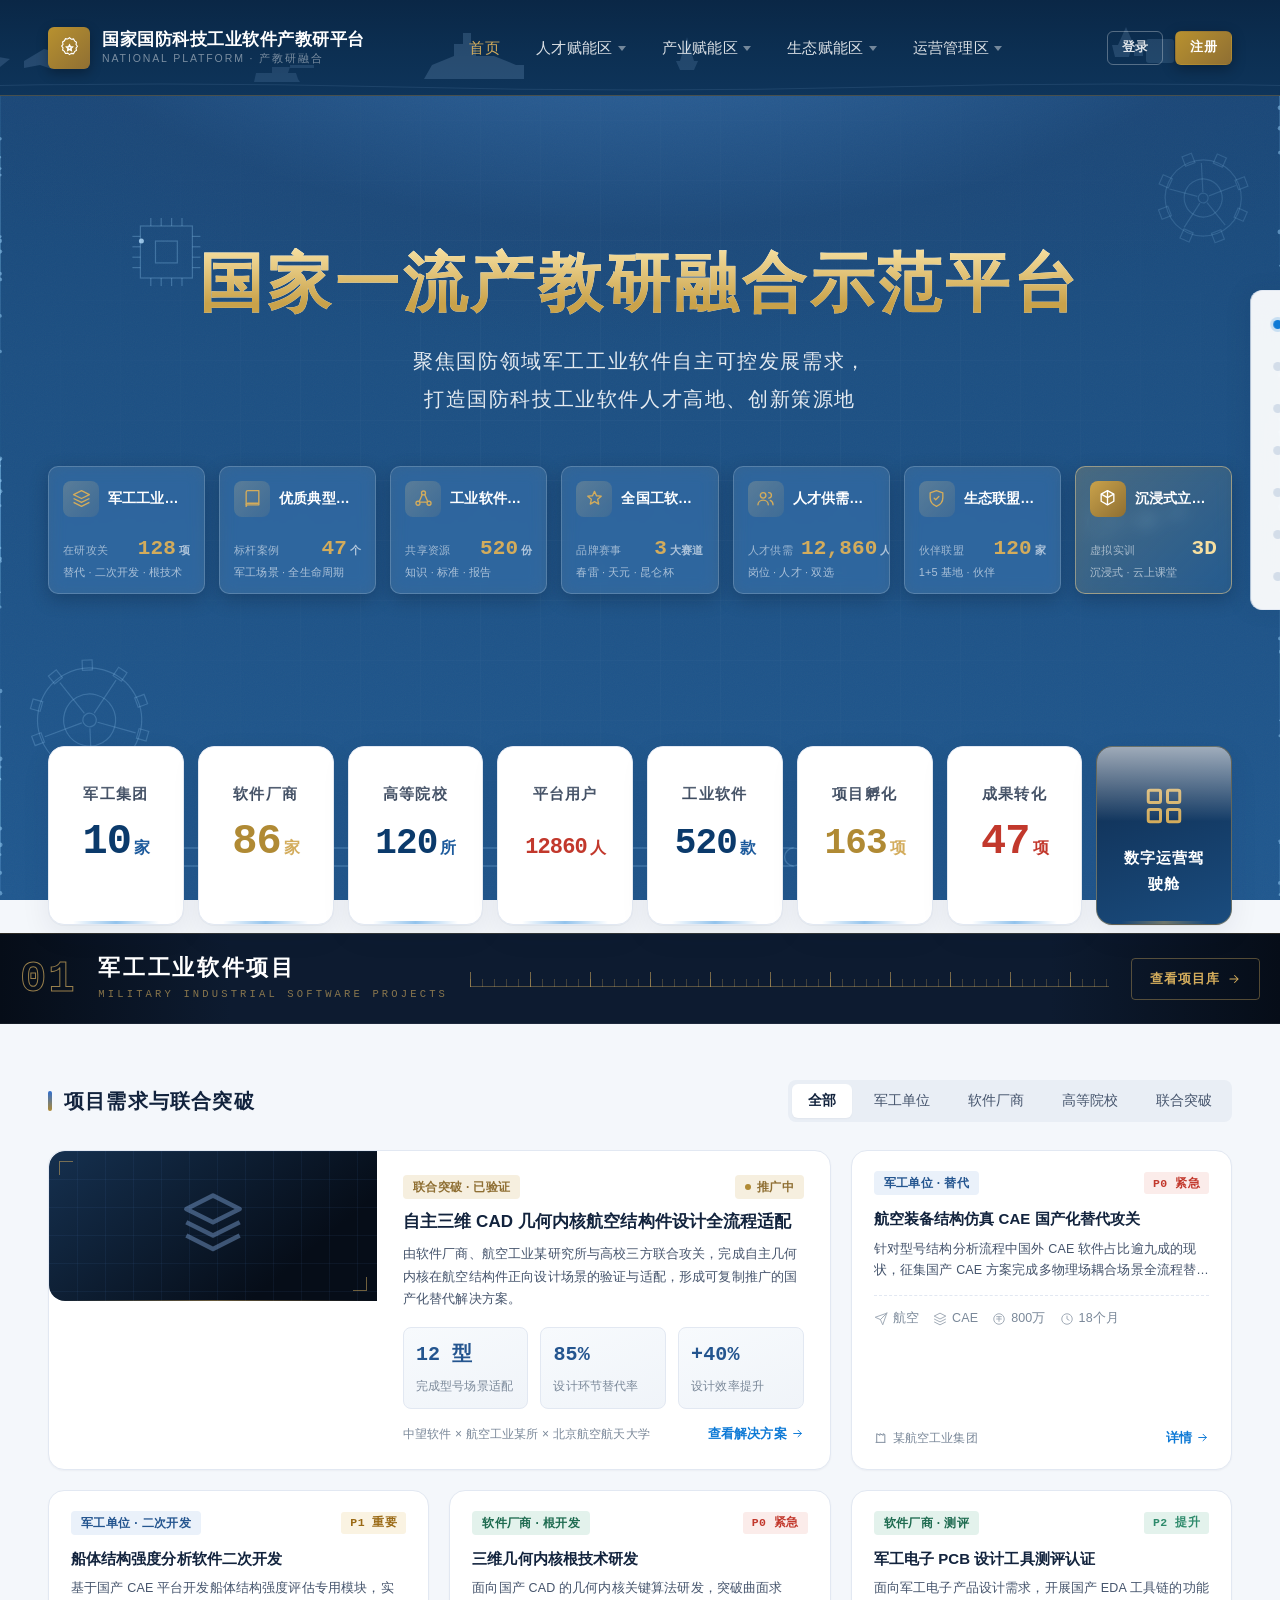
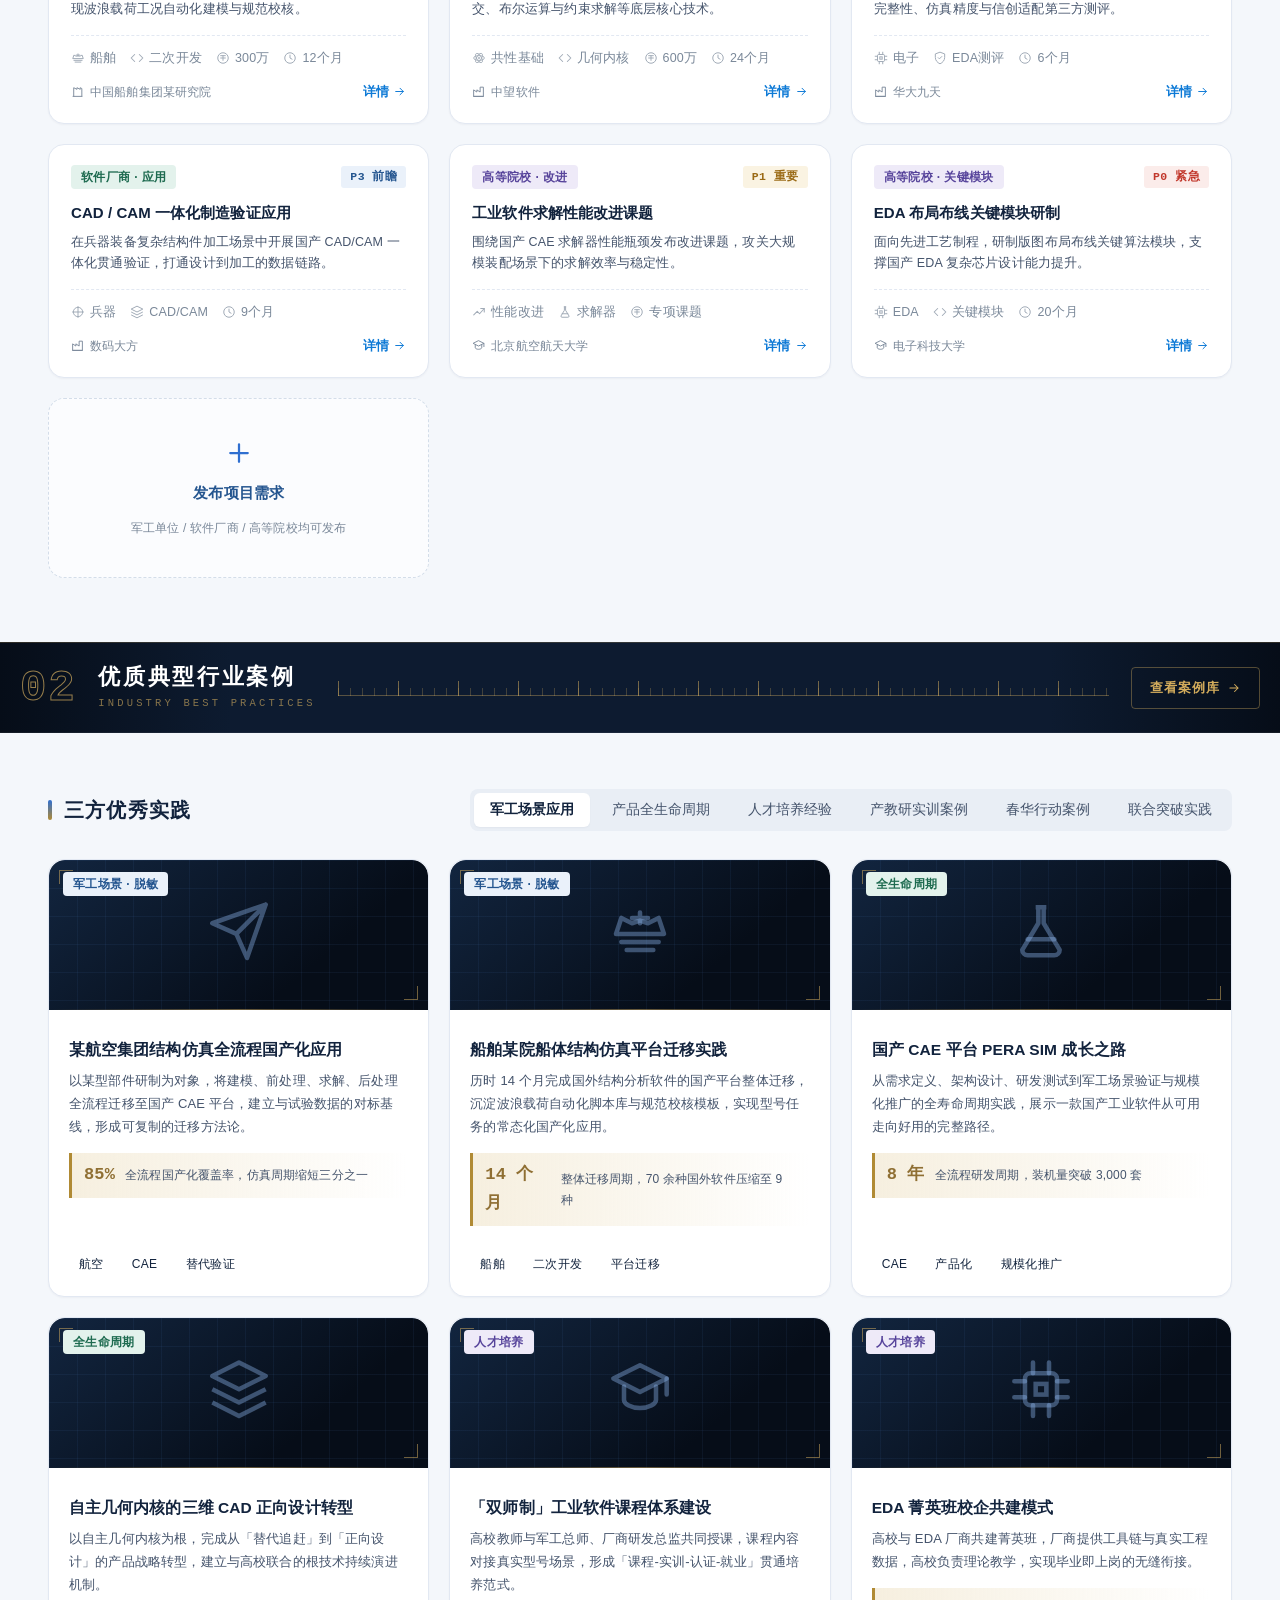
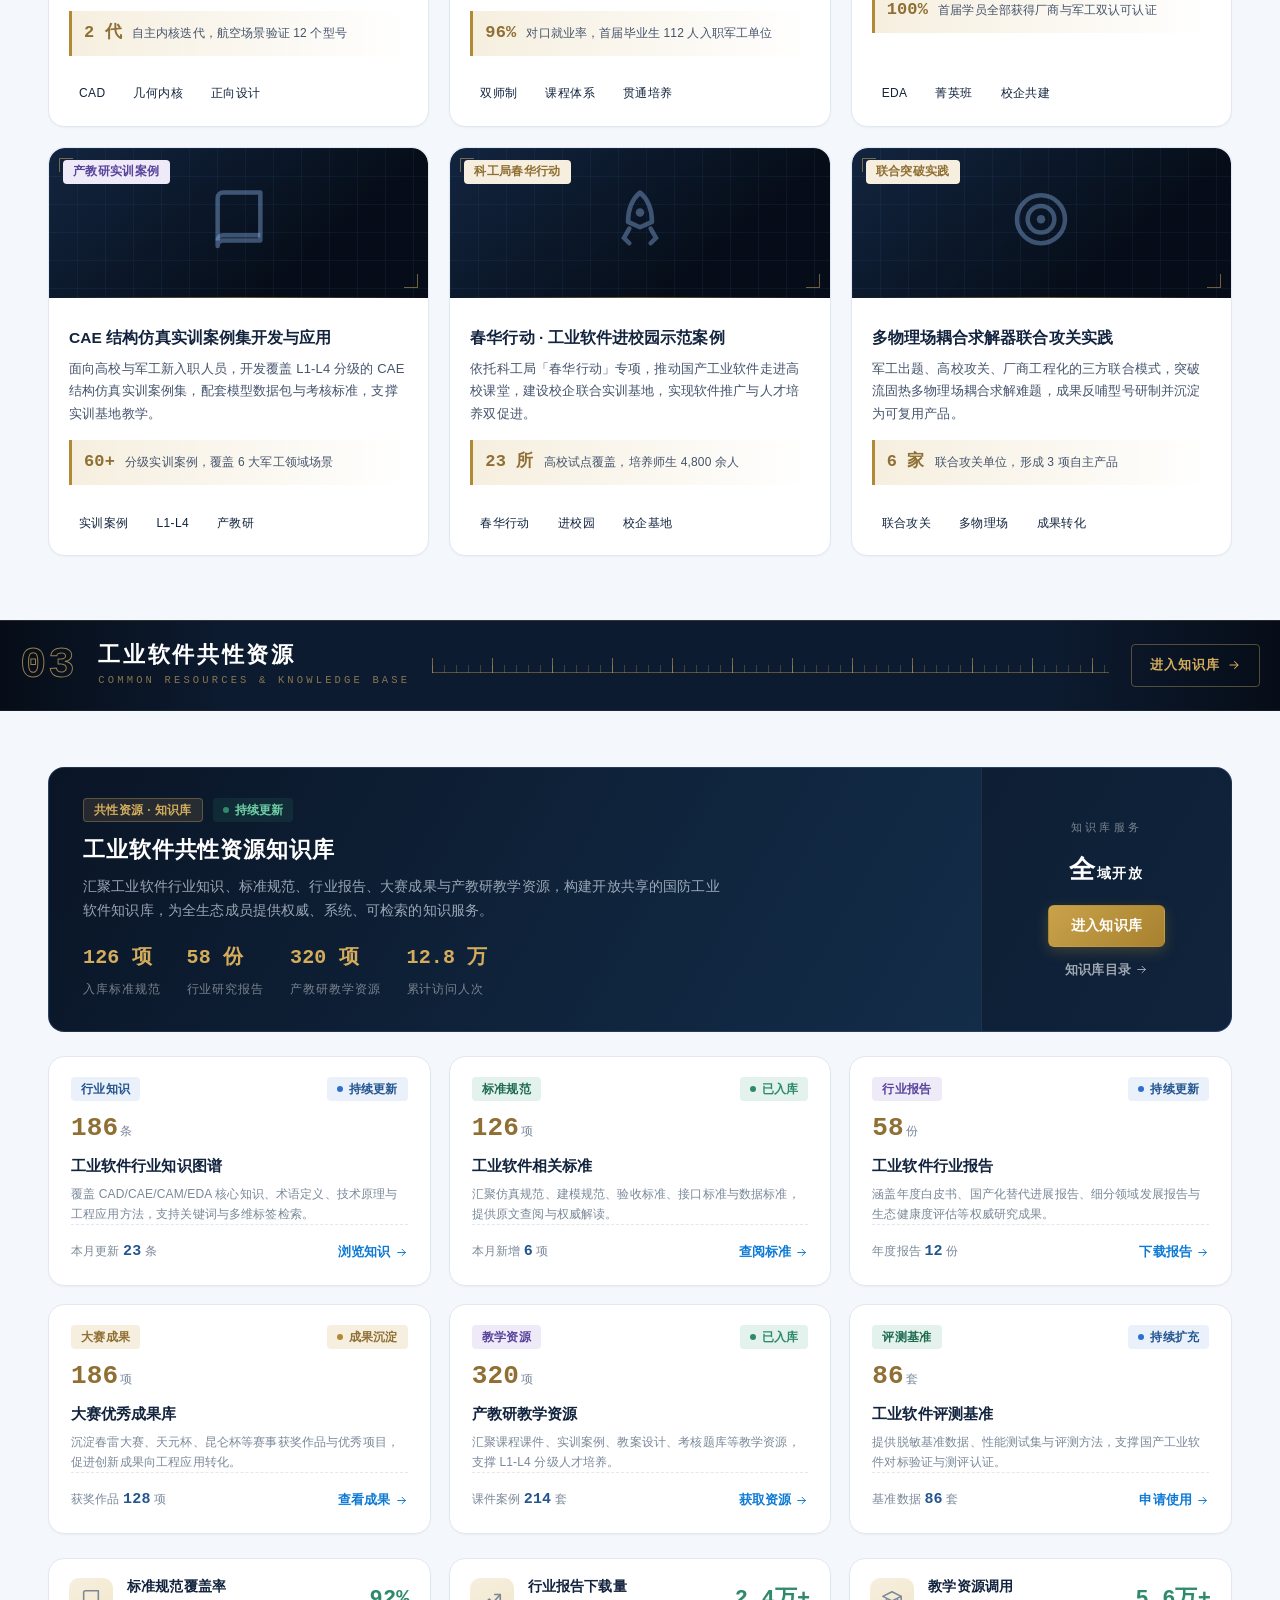
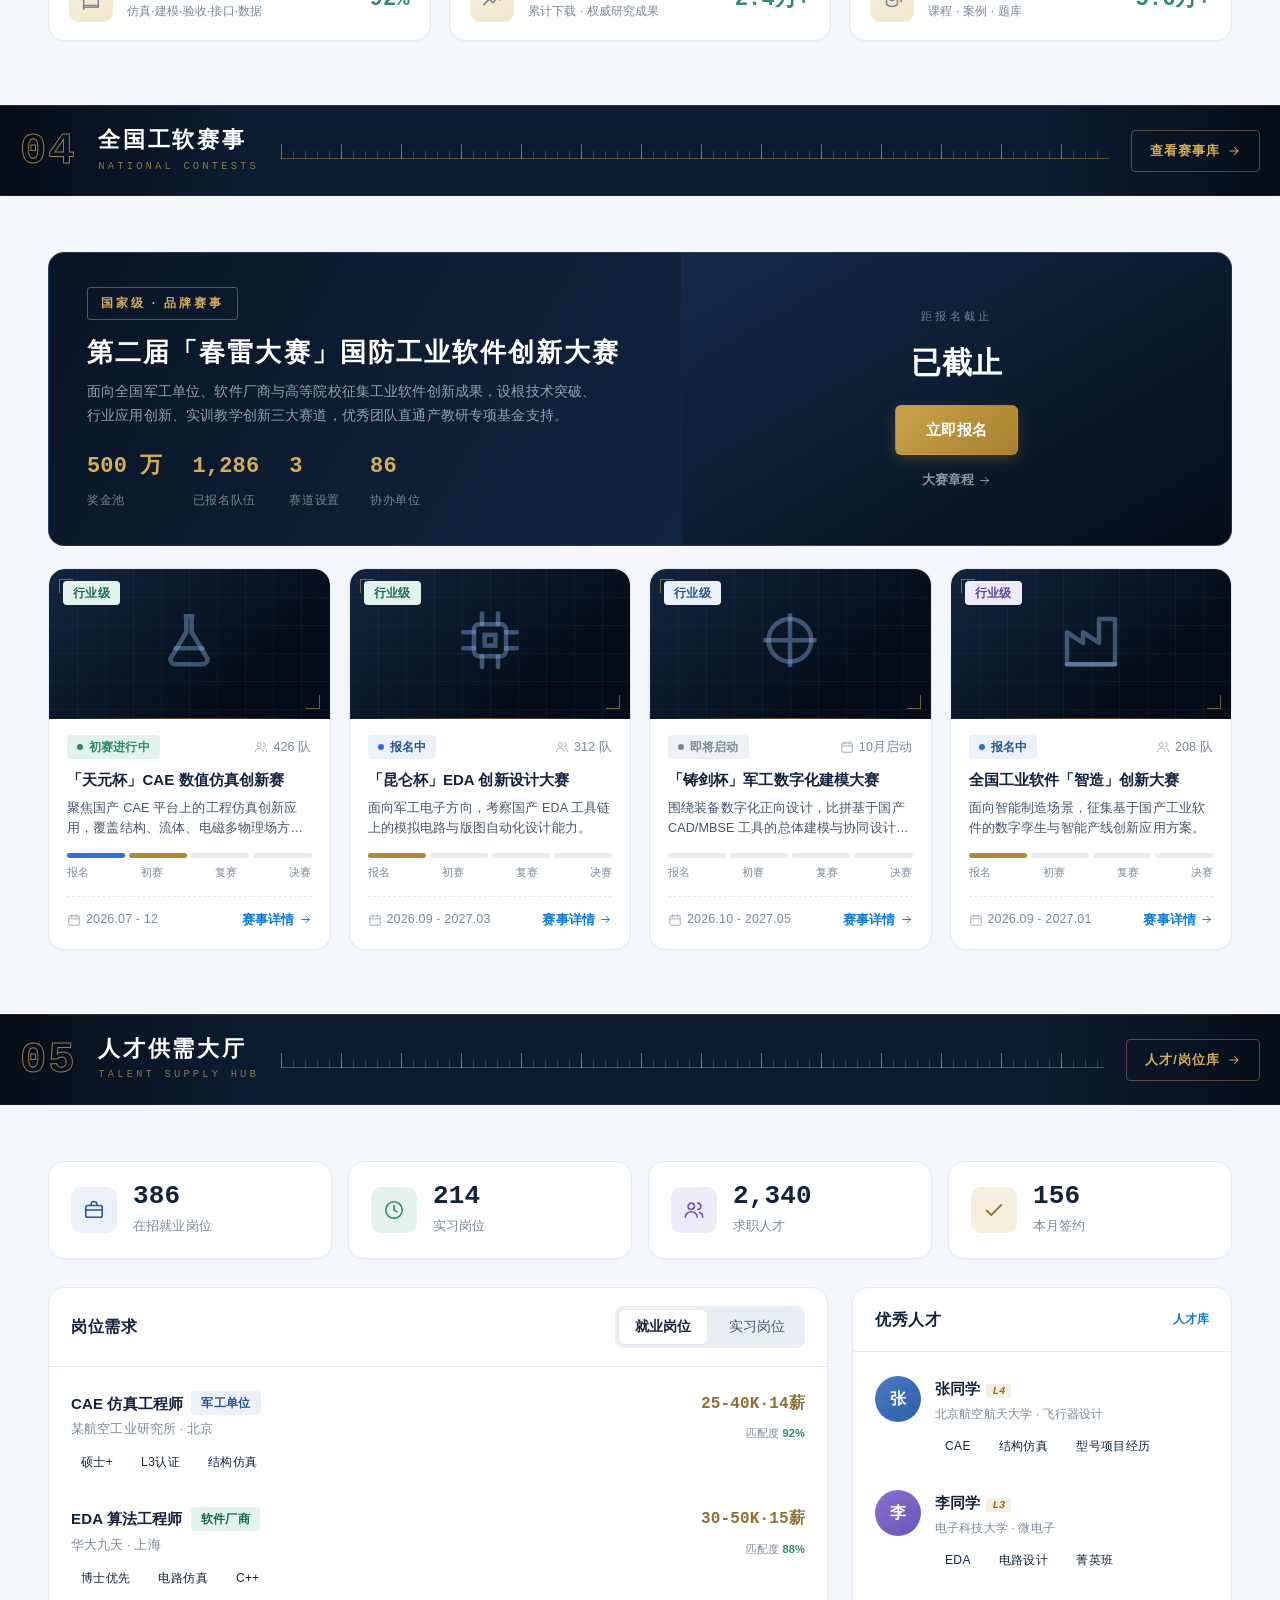
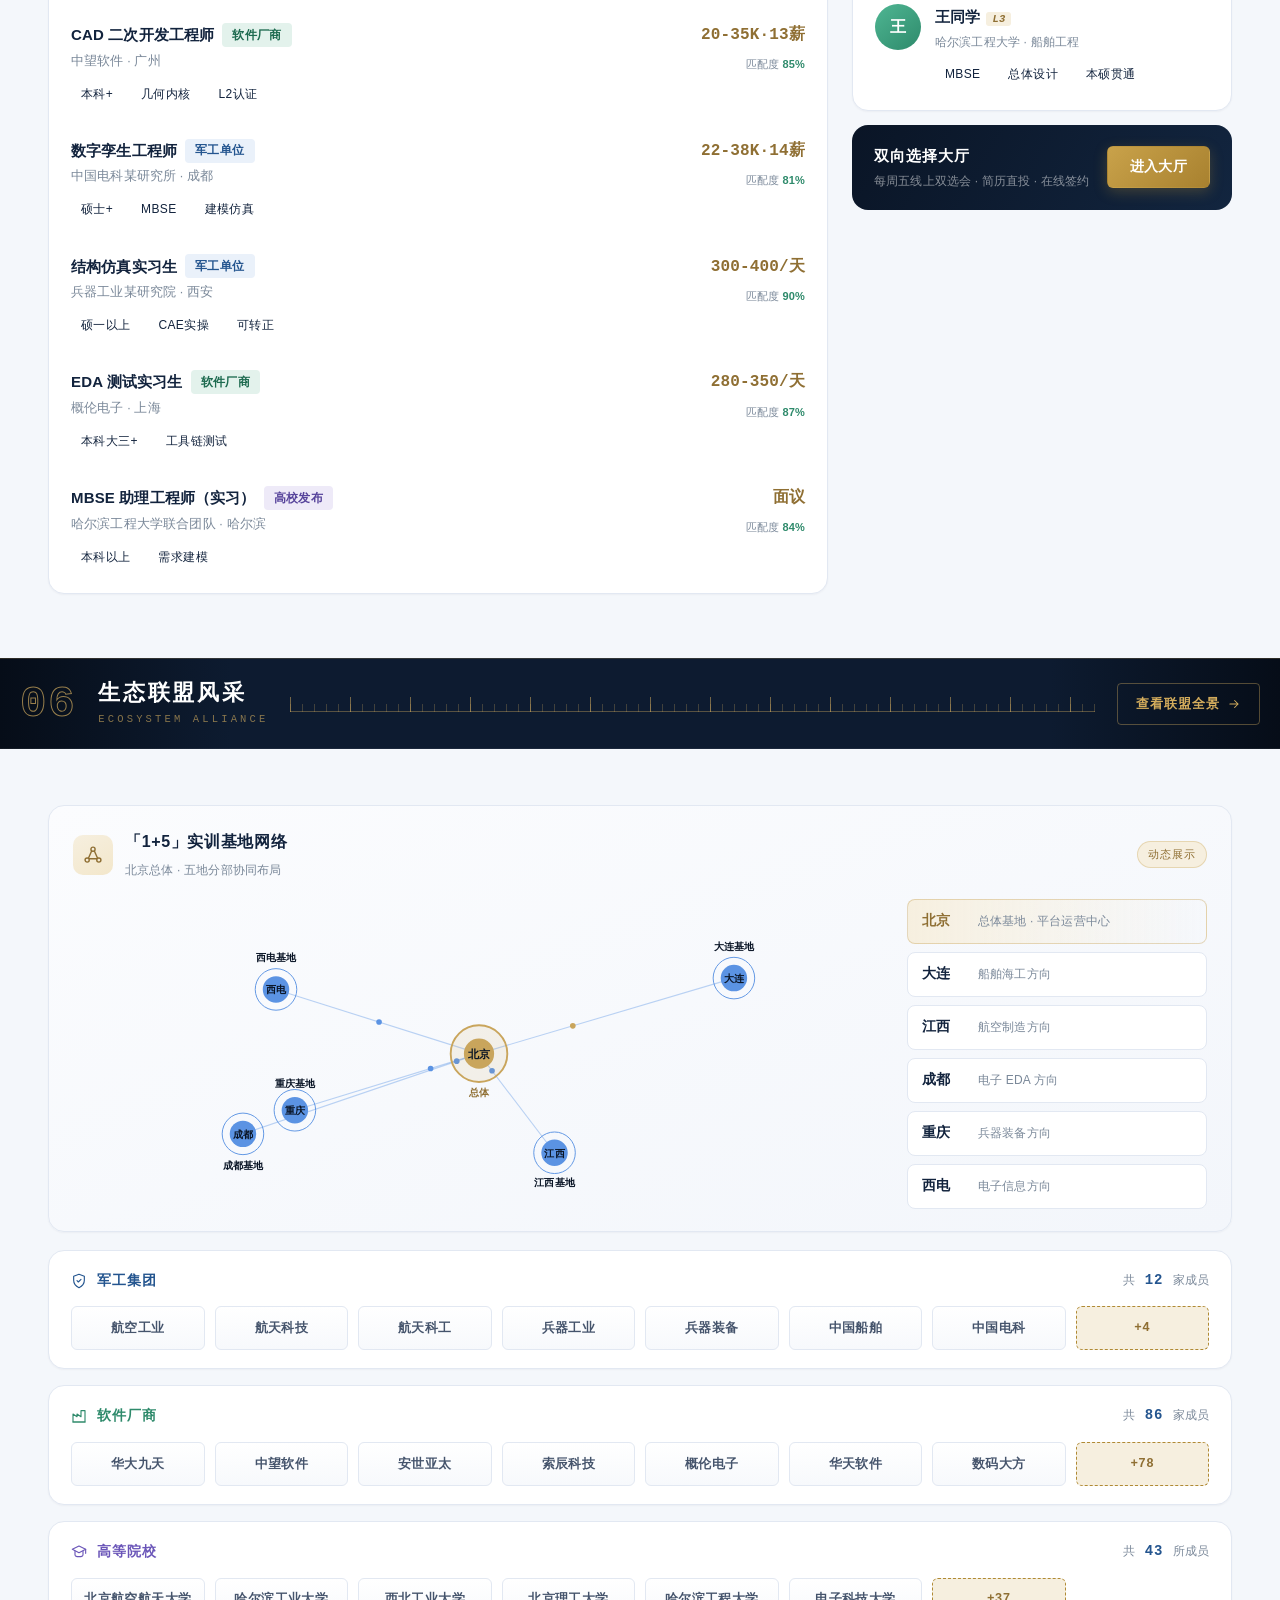
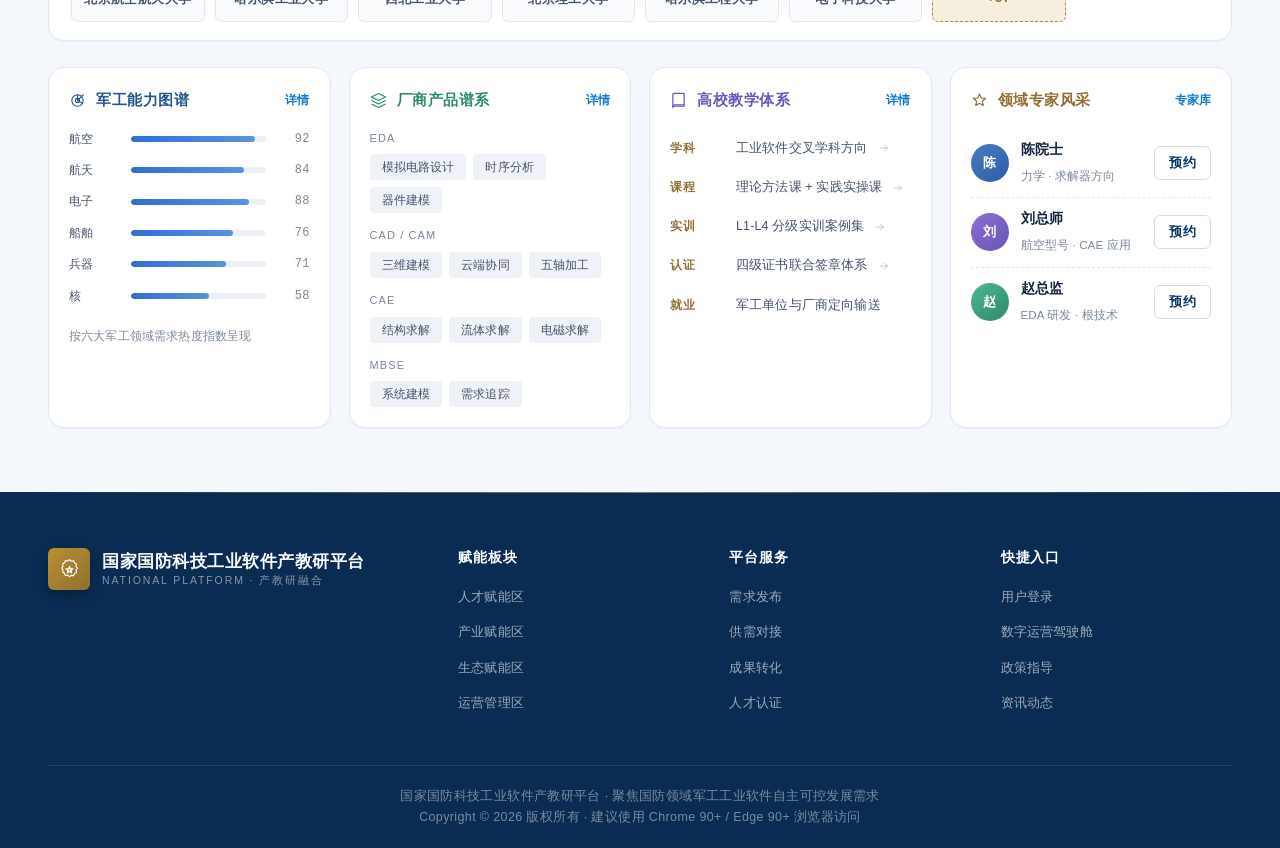
<file: index.html>
<!DOCTYPE html>
<html lang="zh-CN">
<head>
<meta charset="UTF-8" />
<meta name="viewport" content="width=device-width, initial-scale=1.0" />
<title>国家国防科技工业软件产教研平台</title>
<meta name="description" content="国家国防科技工业软件产教研平台——聚焦国防领域军工工业软件自主可控发展需求，打造国防科技工业软件人才高地、创新策源地。" />
<link rel="stylesheet" href="assets/css/main.css" />
</head>
<body>

<!-- ======================= 顶部导航 ======================= -->
<header class="site-header">
  <div class="site-header__bg" aria-hidden="true">
    <svg class="gear-silhouette" viewBox="0 0 1440 96" preserveAspectRatio="xMidYMid slice">
      <!-- 天：卫星（右上） -->
      <g fill="rgba(150,190,230,0.16)">
        <rect x="1226" y="40" width="28" height="24" rx="3"/>
        <rect x="1214" y="47" width="9" height="10"/>
        <rect x="1257" y="47" width="9" height="10"/>
      </g>
      <!-- 天：运载火箭（右中） -->
      <path fill="rgba(150,190,230,0.18)" d="M1198 46l8-18 8 18z M1192 46h20l-3 12h-14z"/>
      <!-- 空：战机编队（左侧） -->
      <g fill="rgba(150,190,230,0.18)">
        <path d="M34 66l22-12 34 6-10 8-8 8-14-4-22 2z"/>
        <path d="M104 62l20-12 26 6-10 7-8 7-12-4-16 3z"/>
      </g>
      <!-- 海：军舰（中部） -->
      <g fill="rgba(150,190,230,0.20)">
        <path d="M512 66l22-9 40 0 22 9 8 0 0 14-100 0z"/>
        <path d="M534 57l0-12 22 0 0 12zM543 45l0-11 8 0 0 11z"/>
      </g>
      <!-- 陆：装甲战车（左下部） -->
      <g fill="rgba(150,190,230,0.15)">
        <path d="M336 74l40 0 2 6 2 3-46 0z"/>
        <path d="M352 68l18 0-2 6-16 0z"/>
        <path d="M370 66l24 0 0 3-24 0z"/>
      </g>
      <!-- 核：战略导弹（右侧） -->
      <path fill="rgba(150,190,230,0.17)" d="M760 62l7-24 7 24z M756 62h22l-4 9h-14z"/>
      <!-- 海平线 -->
      <path d="M0 88 Q240 82 480 88 T960 88 T1440 88" fill="none" stroke="rgba(150,190,230,0.12)" stroke-width="1"/>
    </svg>
  </div>
  <div class="container site-header__inner">

    <a class="brand" href="index.html" aria-label="返回首页">
      <span class="brand__emblem">
        <svg viewBox="0 0 24 24" fill="none" stroke="#fff" stroke-width="1.6">
          <path d="M12 2.5l2.6 2.1 3.3-.4 1.5 3 2.7 1.9-.7 3.2 2 2.6-2 2.6.7 3.2-2.7 1.9-1.5 3-3.3-.4L12 27l-2.6-2.1-3.3.4-1.5-3-2.7-1.9.7-3.2-2-2.6 2-2.6-.7-3.2 2.7-1.9 1.5-3 3.3.4z" transform="scale(0.72) translate(4.7 0)"/>
          <path d="M12 9.5l.9 1.8 2 .3-1.45 1.4.34 2L12 14l-1.8.95.35-2L9.1 11.6l2-.3z"/>
        </svg>
      </span>
      <span class="brand__name">
        <b>国家国防科技工业软件产教研平台</b>
        <span>NATIONAL PLATFORM · 产教研融合</span>
      </span>
    </a>

    <nav class="main-nav" aria-label="主导航">
      <div class="main-nav__item is-active">
        <a class="main-nav__link" href="index.html">首页</a>
      </div>

      <!-- 人才赋能区 -->
      <div class="main-nav__item">
        <a class="main-nav__link" href="javascript:void(0)">人才赋能区<span class="caret"></span></a>
        <div class="mega-panel">
          <div class="container mega-panel__inner">
            <div class="mega-panel__intro">
              <b>人才赋能区</b>
            </div>
            <div class="mega-panel__cols">
              <a class="mega-item" href="javascript:void(0)">
                <span class="mega-item__icon"><svg viewBox="0 0 24 24" fill="none" stroke="currentColor" stroke-width="1.7"><path d="M4 19.5A2.5 2.5 0 016.5 17H20"/><path d="M6.5 2H20v20H6.5A2.5 2.5 0 014 19.5v-15A2.5 2.5 0 016.5 2z"/></svg></span>
                <span><b>在线课程中心</b><span>课程 · 学习 · 案例库</span></span>
              </a>
              <a class="mega-item" href="javascript:void(0)">
                <span class="mega-item__icon"><svg viewBox="0 0 24 24" fill="none" stroke="currentColor" stroke-width="1.7"><path d="M14.7 6.3a1 1 0 000 1.4l1.6 1.6a1 1 0 001.4 0l3.77-3.77a6 6 0 01-7.94 7.94l-6.91 6.91a2.12 2.12 0 01-3-3l6.91-6.91a6 6 0 017.94-7.94l-3.76 3.76z"/></svg></span>
                <span><b>实训线上教学</b><span>研发 · 应用 · 案例审核</span></span>
              </a>
              <a class="mega-item" href="javascript:void(0)">
                <span class="mega-item__icon"><svg viewBox="0 0 24 24" fill="none" stroke="currentColor" stroke-width="1.7"><circle cx="12" cy="8" r="5"/><path d="M8.5 13.5L7 23l5-3 5 3-1.5-9.5"/></svg></span>
                <span><b>考核与认证</b><span>考核 · 画像 · 证书</span></span>
              </a>
              <a class="mega-item" href="javascript:void(0)">
                <span class="mega-item__icon"><svg viewBox="0 0 24 24" fill="none" stroke="currentColor" stroke-width="1.7"><path d="M3 17l6-6 4 4 8-8"/><path d="M14 7h7v7"/></svg></span>
                <span><b>能力提升</b><span>课题 · 基金指南</span></span>
              </a>
              <a class="mega-item" href="javascript:void(0)">
                <span class="mega-item__icon"><svg viewBox="0 0 24 24" fill="none" stroke="currentColor" stroke-width="1.7"><rect x="2" y="7" width="20" height="14" rx="2"/><path d="M16 21V5a2 2 0 00-2-2h-4a2 2 0 00-2 2v16"/></svg></span>
                <span><b>就业推荐引擎</b><span>匹配 · 双选 · 追踪</span></span>
              </a>
              <a class="mega-item" href="javascript:void(0)">
                <span class="mega-item__icon"><svg viewBox="0 0 24 24" fill="none" stroke="currentColor" stroke-width="1.7"><path d="M21 15a2 2 0 01-2 2H7l-4 4V5a2 2 0 012-2h14a2 2 0 012 2z"/></svg></span>
                <span><b>答疑与社区</b><span>问答 · 分享 · 交流</span></span>
              </a>
            </div>
          </div>
        </div>
      </div>

      <!-- 产业赋能区 -->
      <div class="main-nav__item">
        <a class="main-nav__link" href="javascript:void(0)">产业赋能区<span class="caret"></span></a>
        <div class="mega-panel">
          <div class="container mega-panel__inner">
            <div class="mega-panel__intro">
              <b>产业赋能区</b>
            </div>
            <div class="mega-panel__cols">
              <a class="mega-item" href="javascript:void(0)">
                <span class="mega-item__icon"><svg viewBox="0 0 24 24" fill="none" stroke="currentColor" stroke-width="1.7"><path d="M14.7 6.3a1 1 0 000 1.4l1.6 1.6a1 1 0 001.4 0l3.77-3.77a6 6 0 01-7.94 7.94l-6.91 6.91a2.12 2.12 0 01-3-3l6.91-6.91a6 6 0 017.94-7.94l-3.76 3.76z"/></svg></span>
                <span><b>技术服务</b><span>攻关 · 孵化 · 转化</span></span>
              </a>
              <a class="mega-item" href="javascript:void(0)">
                <span class="mega-item__icon"><svg viewBox="0 0 24 24" fill="none" stroke="currentColor" stroke-width="1.7"><path d="M21 8a2 2 0 00-1-1.73l-7-4a2 2 0 00-2 0l-7 4A2 2 0 003 8v8a2 2 0 001 1.73l7 4a2 2 0 002 0l7-4A2 2 0 0021 16z"/><path d="M3.3 7l8.7 5 8.7-5"/><path d="M12 22V12"/></svg></span>
                <span><b>产品服务</b><span>发布 · 试用 · 对接</span></span>
              </a>
              <a class="mega-item" href="javascript:void(0)">
                <span class="mega-item__icon"><svg viewBox="0 0 24 24" fill="none" stroke="currentColor" stroke-width="1.7"><path d="M12 3a6 6 0 00-6 6v3H4a2 2 0 00-2 2v5a2 2 0 002 2h16a2 2 0 002-2v-5a2 2 0 00-2-2h-2V9a6 6 0 00-6-6z"/><path d="M9 12h6"/></svg></span>
                <span><b>产业服务</b><span>需求 · 匹配 · 对接 · 基金</span></span>
              </a>
              <a class="mega-item" href="javascript:void(0)">
                <span class="mega-item__icon"><svg viewBox="0 0 24 24" fill="none" stroke="currentColor" stroke-width="1.7"><path d="M3 21h18"/><path d="M5 21V7l7-4 7 4v14"/><path d="M9 21v-6h6v6"/></svg></span>
                <span><b>项目孵化服务</b><span>四阶段孵化</span></span>
              </a>
              <a class="mega-item" href="javascript:void(0)">
                <span class="mega-item__icon"><svg viewBox="0 0 24 24" fill="none" stroke="currentColor" stroke-width="1.7"><path d="M3 17l6-6 4 4 8-8"/><path d="M14 7h7v7"/></svg></span>
                <span><b>成果转化服务</b><span>论文→产品→应用</span></span>
              </a>
              <a class="mega-item" href="javascript:void(0)">
                <span class="mega-item__icon"><svg viewBox="0 0 24 24" fill="none" stroke="currentColor" stroke-width="1.7"><circle cx="12" cy="12" r="10"/><path d="M12 6v6l4 2"/></svg></span>
                <span><b>专项基金运营</b><span>种子 / 攻关 / 转化</span></span>
              </a>
            </div>
          </div>
        </div>
      </div>

      <!-- 生态赋能区 -->
      <div class="main-nav__item">
        <a class="main-nav__link" href="javascript:void(0)">生态赋能区<span class="caret"></span></a>
        <div class="mega-panel">
          <div class="container mega-panel__inner">
            <div class="mega-panel__intro">
              <b>生态赋能区</b>
            </div>
            <div class="mega-panel__cols">
              <a class="mega-item" href="javascript:void(0)">
                <span class="mega-item__icon"><svg viewBox="0 0 24 24" fill="none" stroke="currentColor" stroke-width="1.7"><path d="M14 2H6a2 2 0 00-2 2v16a2 2 0 002 2h12a2 2 0 002-2V8z"/><path d="M14 2v6h6"/><path d="M9 13h6M9 17h6"/></svg></span>
                <span><b>顶层政策指导</b><span>政策 · 标准</span></span>
              </a>
              <a class="mega-item" href="javascript:void(0)">
                <span class="mega-item__icon"><svg viewBox="0 0 24 24" fill="none" stroke="currentColor" stroke-width="1.7"><rect x="3" y="4" width="18" height="18" rx="2"/><path d="M16 2v4M8 2v4M3 10h18"/></svg></span>
                <span><b>专项活动组织</b><span>竞赛 · 对接 · 沙龙</span></span>
              </a>
              <a class="mega-item" href="javascript:void(0)">
                <span class="mega-item__icon"><svg viewBox="0 0 24 24" fill="none" stroke="currentColor" stroke-width="1.7"><path d="M8 21h8M12 17v4M7 4h10v4a5 5 0 01-10 0z"/><path d="M7 4H4v4a5 5 0 005 5M17 4h3v4a5 5 0 01-5 5"/></svg></span>
                <span><b>成果展示</b><span>高校 · 厂商 · 军工 · 榜单</span></span>
              </a>
              <a class="mega-item" href="javascript:void(0)">
                <span class="mega-item__icon"><svg viewBox="0 0 24 24" fill="none" stroke="currentColor" stroke-width="1.7"><ellipse cx="12" cy="5" rx="9" ry="3"/><path d="M3 5v14a9 3 0 0018 0V5"/><path d="M3 12a9 3 0 0018 0"/></svg></span>
                <span><b>成果入库管理</b><span>提交 · 编目 · 权限</span></span>
              </a>
              <a class="mega-item" href="javascript:void(0)">
                <span class="mega-item__icon"><svg viewBox="0 0 24 24" fill="none" stroke="currentColor" stroke-width="1.7"><path d="M4 22h16a2 2 0 002-2V4a2 2 0 00-2-2H8a2 2 0 00-2 2v16a2 2 0 01-2 2zm0 0a2 2 0 01-2-2V4"/><path d="M18 8H9M18 12H9"/></svg></span>
                <span><b>生态资讯与动态</b><span>资讯 · 简报</span></span>
              </a>
              <a class="mega-item" href="javascript:void(0)">
                <span class="mega-item__icon"><svg viewBox="0 0 24 24" fill="none" stroke="currentColor" stroke-width="1.7"><path d="M12 2l2.4 4.9 5.4.8-3.9 3.8.9 5.4-4.8-2.5-4.8 2.5.9-5.4L4.2 7.7l5.4-.8z"/></svg></span>
                <span><b>生态伙伴联盟</b><span>成员 · 专家 · 谱系 · 图谱</span></span>
              </a>
            </div>
          </div>
        </div>
      </div>

      <!-- 运营管理区 -->
      <div class="main-nav__item">
        <a class="main-nav__link" href="javascript:void(0)">运营管理区<span class="caret"></span></a>
        <div class="mega-panel">
          <div class="container mega-panel__inner">
            <div class="mega-panel__intro">
              <b>运营管理区</b>
            </div>
            <div class="mega-panel__cols">
              <a class="mega-item" href="javascript:void(0)">
                <span class="mega-item__icon"><svg viewBox="0 0 24 24" fill="none" stroke="currentColor" stroke-width="1.7"><path d="M20 21v-2a4 4 0 00-4-4H8a4 4 0 00-4 4v2"/><circle cx="12" cy="7" r="4"/></svg></span>
                <span><b>用户与权限管理</b><span>注册 · RBAC 权限</span></span>
              </a>
              <a class="mega-item" href="javascript:void(0)">
                <span class="mega-item__icon"><svg viewBox="0 0 24 24" fill="none" stroke="currentColor" stroke-width="1.7"><path d="M3 3v18h18"/><rect x="7" y="10" width="3" height="7"/><rect x="12" y="7" width="3" height="10"/><rect x="17" y="13" width="3" height="4"/></svg></span>
                <span><b>数据统计与决策</b><span>看板 · 分析报告</span></span>
              </a>
              <a class="mega-item" href="javascript:void(0)">
                <span class="mega-item__icon"><svg viewBox="0 0 24 24" fill="none" stroke="currentColor" stroke-width="1.7"><path d="M12 22s8-3.5 8-10V5l-8-3-8 3v7c0 6.5 8 10 8 10z"/></svg></span>
                <span><b>安全与审计</b><span>审计 · 脱敏 · 监控</span></span>
              </a>
              <a class="mega-item" href="javascript:void(0)">
                <span class="mega-item__icon"><svg viewBox="0 0 24 24" fill="none" stroke="currentColor" stroke-width="1.7"><path d="M22 11.1V12a10 10 0 11-5.93-9.14"/><path d="M22 4L12 14.01l-3-3"/></svg></span>
                <span><b>内容审核管理</b><span>课程 / 案例 / 成果 / 资讯</span></span>
              </a>
              <a class="mega-item" href="javascript:void(0)">
                <span class="mega-item__icon"><svg viewBox="0 0 24 24" fill="none" stroke="currentColor" stroke-width="1.7"><path d="M18 8a6 6 0 00-12 0c0 7-3 9-3 9h18s-3-2-3-9"/><path d="M13.7 21a2 2 0 01-3.4 0"/></svg></span>
                <span><b>消息通知中心</b><span>站内消息 · 推送</span></span>
              </a>
              <a class="mega-item" href="dashboard.html">
                <span class="mega-item__icon"><svg viewBox="0 0 24 24" fill="none" stroke="currentColor" stroke-width="1.7"><rect x="3" y="3" width="7" height="7" rx="1"/><rect x="14" y="3" width="7" height="7" rx="1"/><rect x="3" y="14" width="7" height="7" rx="1"/><rect x="14" y="14" width="7" height="7" rx="1"/></svg></span>
                <span><b>数字运营驾驶舱</b><span>全平台实时看板</span></span>
              </a>
            </div>
          </div>
        </div>
      </div>
    </nav>

    <div class="header-actions">
      <a class="btn btn--ghost btn--sm" href="login.html">登录</a>
      <a class="btn btn--primary btn--sm" href="login.html">注册</a>
      <button class="nav-toggle" aria-label="菜单"><span></span><span></span><span></span></button>
    </div>

  </div>
</header>

<!-- ======================= 主视觉 ======================= -->
<section class="hero noise" id="top">
  <div class="hero__grid"></div>
  <canvas id="heroCanvas" class="hero__canvas"></canvas>
  <div class="container hero__content">
    <h1 class="hero__title">
      <span class="accent-gold">国家一流产教研融合示范平台</span>
    </h1>
    <p class="hero__subtitle">聚焦国防领域军工工业软件自主可控发展需求，<br class="hidden-mobile" />打造国防科技工业软件人才高地、创新策源地</p>
  </div>
  <div class="container hero__cards">
    <a class="hcard" href="#project">
      <span class="hcard__head">
        <span class="hcard__thumb"><svg class="ico"><use href="#i-layers"/></svg></span>
        <span class="hcard__name">军工工业软件项目</span>
      </span>
      <span class="hcard__body">
        <span class="hcard__row"><span class="hcard__label">在研攻关</span><span class="hcard__num">128<i>项</i></span></span>
        <span class="hcard__tags">替代 · 二次开发 · 根技术</span>
      </span>
    </a>
    <a class="hcard" href="#case">
      <span class="hcard__head">
        <span class="hcard__thumb"><svg class="ico"><use href="#i-book"/></svg></span>
        <span class="hcard__name">优质典型行业案例</span>
      </span>
      <span class="hcard__body">
        <span class="hcard__row"><span class="hcard__label">标杆案例</span><span class="hcard__num">47<i>个</i></span></span>
        <span class="hcard__tags">军工场景 · 全生命周期</span>
      </span>
    </a>
    <a class="hcard" href="#resource">
      <span class="hcard__head">
        <span class="hcard__thumb"><svg class="ico"><use href="#i-net"/></svg></span>
        <span class="hcard__name">工业软件共性资源</span>
      </span>
      <span class="hcard__body">
        <span class="hcard__row"><span class="hcard__label">共享资源</span><span class="hcard__num">520<i>份</i></span></span>
        <span class="hcard__tags">知识 · 标准 · 报告</span>
      </span>
    </a>
    <a class="hcard" href="#contest">
      <span class="hcard__head">
        <span class="hcard__thumb"><svg class="ico"><use href="#i-star"/></svg></span>
        <span class="hcard__name">全国工软赛事</span>
      </span>
      <span class="hcard__body">
        <span class="hcard__row"><span class="hcard__label">品牌赛事</span><span class="hcard__num">3<i>大赛道</i></span></span>
        <span class="hcard__tags">春雷 · 天元 · 昆仑杯</span>
      </span>
    </a>
    <a class="hcard" href="#talent">
      <span class="hcard__head">
        <span class="hcard__thumb"><svg class="ico"><use href="#i-users"/></svg></span>
        <span class="hcard__name">人才供需大厅</span>
      </span>
      <span class="hcard__body">
        <span class="hcard__row"><span class="hcard__label">人才供需</span><span class="hcard__num">12,860<i>人</i></span></span>
        <span class="hcard__tags">岗位 · 人才 · 双选</span>
      </span>
    </a>
    <a class="hcard" href="#alliance">
      <span class="hcard__head">
        <span class="hcard__thumb"><svg class="ico"><use href="#i-shield"/></svg></span>
        <span class="hcard__name">生态联盟风采</span>
      </span>
      <span class="hcard__body">
        <span class="hcard__row"><span class="hcard__label">伙伴联盟</span><span class="hcard__num">120<i>家</i></span></span>
        <span class="hcard__tags">1+5 基地 · 伙伴</span>
      </span>
    </a>
    <a class="hcard hcard--class" href="Ai4ClassRoom.html" target="_blank" rel="noopener">
      <span class="hcard__head">
        <span class="hcard__thumb"><svg class="ico"><use href="#i-cube"/></svg></span>
        <span class="hcard__name">沉浸式立体课堂</span>
      </span>
      <span class="hcard__body">
        <span class="hcard__row"><span class="hcard__label">虚拟实训</span><span class="hcard__num">3D</span></span>
        <span class="hcard__tags">沉浸式 · 云上课堂</span>
      </span>
    </a>
  </div>
  <div class="hero__scroll">向下探索<i></i></div>
</section>

<!-- ======================= 横贯式数据卡片 ======================= -->
<section class="stat-band">
  <div class="container">
    <div class="stat-band__grid reveal">
      <a class="stat-card" href="dashboard.html" title="查看平台运营数据">
        <div class="stat-card__label">军工集团</div>
        <div class="stat-card__num" data-value="10" data-unit="家"></div>
      </a>
      <a class="stat-card stat-card--gold" href="dashboard.html" title="查看平台运营数据">
        <div class="stat-card__label">软件厂商</div>
        <div class="stat-card__num" data-value="86" data-unit="家"></div>
      </a>
      <a class="stat-card" href="dashboard.html" title="查看平台运营数据">
        <div class="stat-card__label">高等院校</div>
        <div class="stat-card__num" data-value="120" data-unit="所"></div>
      </a>
      <a class="stat-card stat-card--red" href="dashboard.html" title="查看平台运营数据">
        <div class="stat-card__label">平台用户</div>
        <div class="stat-card__num" data-value="12860" data-unit="人"></div>
      </a>
      <a class="stat-card" href="dashboard.html" title="查看平台运营数据">
        <div class="stat-card__label">工业软件</div>
        <div class="stat-card__num" data-value="520" data-unit="款"></div>
      </a>
      <a class="stat-card stat-card--gold" href="dashboard.html" title="查看平台运营数据">
        <div class="stat-card__label">项目孵化</div>
        <div class="stat-card__num" data-value="163" data-unit="项"></div>
      </a>
      <a class="stat-card stat-card--red" href="dashboard.html" title="查看平台运营数据">
        <div class="stat-card__label">成果转化</div>
        <div class="stat-card__num" data-value="47" data-unit="项"></div>
      </a>
      <a class="stat-card stat-card--dash" href="dashboard.html" title="进入数字智能运营驾驶舱">
        <div class="stat-card__dash-icon"><svg viewBox="0 0 24 24" fill="none" stroke="currentColor" stroke-width="1.7"><rect x="3" y="3" width="7" height="7" rx="1"/><rect x="14" y="3" width="7" height="7" rx="1"/><rect x="3" y="14" width="7" height="7" rx="1"/><rect x="14" y="14" width="7" height="7" rx="1"/></svg></div>
        <div class="stat-card__label">数字运营驾驶舱</div>
      </a>
    </div>
  </div>
</section>

<!-- ===== SVG 图标库 ===== -->
<svg xmlns="http://www.w3.org/2000/svg" style="display:none">
  <symbol id="i-arr" viewBox="0 0 24 24"><path d="M5 12h14M13 6l6 6-6 6" fill="none" stroke="currentColor" stroke-width="1.8" stroke-linecap="round" stroke-linejoin="round"/></symbol>
  <symbol id="i-arl" viewBox="0 0 24 24"><path d="M19 12H5M11 6l-6 6 6 6" fill="none" stroke="currentColor" stroke-width="1.8" stroke-linecap="round" stroke-linejoin="round"/></symbol>
  <symbol id="i-plane" viewBox="0 0 24 24"><path d="M22 2L11 13M22 2l-7 20-4-9-9-4 20-7z" fill="none" stroke="currentColor" stroke-width="1.7" stroke-linecap="round" stroke-linejoin="round"/></symbol>
  <symbol id="i-rocket" viewBox="0 0 24 24"><path d="M12 2c3.5 3 4.5 7 4.5 11l-4.5 2-4.5-2C7.5 9 8.5 5 12 2z" fill="none" stroke="currentColor" stroke-width="1.7" stroke-linejoin="round"/><circle cx="12" cy="9.5" r="1.6" fill="currentColor" stroke="none"/><path d="M8 15.5L6 19l2 2M16 15.5L18 19l-2 2" fill="none" stroke="currentColor" stroke-width="1.7" stroke-linecap="round"/></symbol>
  <symbol id="i-ship" viewBox="0 0 24 24"><path d="M3 13l2-6 4 2 3-1 3 1 4-2 2 6z" fill="none" stroke="currentColor" stroke-width="1.7" stroke-linejoin="round"/><path d="M5 16h14M7 19h10" fill="none" stroke="currentColor" stroke-width="1.7" stroke-linecap="round"/><path d="M12 9V5M9 7h6" fill="none" stroke="currentColor" stroke-width="1.7" stroke-linecap="round"/></symbol>
  <symbol id="i-cross" viewBox="0 0 24 24"><circle cx="12" cy="12" r="8" fill="none" stroke="currentColor" stroke-width="1.7"/><path d="M12 2v20M2 12h20" fill="none" stroke="currentColor" stroke-width="1.7"/></symbol>
  <symbol id="i-chip" viewBox="0 0 24 24"><rect x="6" y="6" width="12" height="12" rx="2" fill="none" stroke="currentColor" stroke-width="1.7"/><rect x="10" y="10" width="4" height="4" fill="none" stroke="currentColor" stroke-width="1.7"/><path d="M9 2v4M15 2v4M9 18v4M15 18v4M2 9h4M2 15h4M18 9h4M18 15h4" fill="none" stroke="currentColor" stroke-width="1.7" stroke-linecap="round"/></symbol>
  <symbol id="i-shield" viewBox="0 0 24 24"><path d="M12 2l8 3v6c0 5-3.5 9-8 11-4.5-2-8-6-8-11V5z" fill="none" stroke="currentColor" stroke-width="1.7" stroke-linejoin="round"/><path d="M9 11.5l2 2 4-4" fill="none" stroke="currentColor" stroke-width="1.7" stroke-linecap="round" stroke-linejoin="round"/></symbol>
  <symbol id="i-factory" viewBox="0 0 24 24"><path d="M3 21V9l6 4V9l6 4V4h6v17z" fill="none" stroke="currentColor" stroke-width="1.7" stroke-linejoin="round"/><path d="M3 21h18" fill="none" stroke="currentColor" stroke-width="1.7" stroke-linecap="round"/></symbol>
  <symbol id="i-uni" viewBox="0 0 24 24"><path d="M12 3L2 8l10 5 10-5z" fill="none" stroke="currentColor" stroke-width="1.7" stroke-linejoin="round"/><path d="M6 11v5c0 1.5 2.7 3 6 3s6-1.5 6-3v-5M22 8v6" fill="none" stroke="currentColor" stroke-width="1.7" stroke-linecap="round"/></symbol>
  <symbol id="i-atom" viewBox="0 0 24 24"><circle cx="12" cy="12" r="1.6" fill="currentColor" stroke="none"/><ellipse cx="12" cy="12" rx="9" ry="4" fill="none" stroke="currentColor" stroke-width="1.5"/><ellipse cx="12" cy="12" rx="9" ry="4" fill="none" stroke="currentColor" stroke-width="1.5" transform="rotate(60 12 12)"/><ellipse cx="12" cy="12" rx="9" ry="4" fill="none" stroke="currentColor" stroke-width="1.5" transform="rotate(120 12 12)"/></symbol>
  <symbol id="i-code" viewBox="0 0 24 24"><path d="M8 6l-6 6 6 6M16 6l6 6-6 6" fill="none" stroke="currentColor" stroke-width="1.8" stroke-linecap="round" stroke-linejoin="round"/></symbol>
  <symbol id="i-layers" viewBox="0 0 24 24"><path d="M12 2l10 5-10 5L2 7z" fill="none" stroke="currentColor" stroke-width="1.7" stroke-linejoin="round"/><path d="M2 12l10 5 10-5M2 17l10 5 10-5" fill="none" stroke="currentColor" stroke-width="1.7" stroke-linejoin="round"/></symbol>
  <symbol id="i-net" viewBox="0 0 24 24"><circle cx="12" cy="5" r="2.5" fill="none" stroke="currentColor" stroke-width="1.7"/><circle cx="5" cy="18" r="2.5" fill="none" stroke="currentColor" stroke-width="1.7"/><circle cx="19" cy="18" r="2.5" fill="none" stroke="currentColor" stroke-width="1.7"/><path d="M10.5 7L6.5 16M13.5 7l4 9M7 16.5h10" fill="none" stroke="currentColor" stroke-width="1.7"/></symbol>
  <symbol id="i-flask" viewBox="0 0 24 24"><path d="M10 3h4M11 3v6l-6 10a2 2 0 002 2h10a2 2 0 002-2l-6-10V3" fill="none" stroke="currentColor" stroke-width="1.7" stroke-linejoin="round"/><path d="M7 15h10" fill="none" stroke="currentColor" stroke-width="1.7" stroke-linecap="round"/></symbol>
  <symbol id="i-users" viewBox="0 0 24 24"><circle cx="9" cy="8" r="3.5" fill="none" stroke="currentColor" stroke-width="1.7"/><path d="M2.5 20c0-3.5 3-6 6.5-6s6.5 2.5 6.5 6" fill="none" stroke="currentColor" stroke-width="1.7" stroke-linecap="round"/><path d="M16 4.5a3.5 3.5 0 010 7M18 14.5c2 .8 3.5 2.8 3.5 5.5" fill="none" stroke="currentColor" stroke-width="1.7" stroke-linecap="round"/></symbol>
  <symbol id="i-clock" viewBox="0 0 24 24"><circle cx="12" cy="12" r="9" fill="none" stroke="currentColor" stroke-width="1.7"/><path d="M12 7v5l3.5 2" fill="none" stroke="currentColor" stroke-width="1.7" stroke-linecap="round"/></symbol>
  <symbol id="i-cal" viewBox="0 0 24 24"><rect x="3" y="5" width="18" height="16" rx="2" fill="none" stroke="currentColor" stroke-width="1.7"/><path d="M3 10h18M8 3v4M16 3v4" fill="none" stroke="currentColor" stroke-width="1.7" stroke-linecap="round"/></symbol>
  <symbol id="i-fund" viewBox="0 0 24 24"><circle cx="12" cy="12" r="9" fill="none" stroke="currentColor" stroke-width="1.7"/><path d="M8 8h8M8 12h8M12 8v8" fill="none" stroke="currentColor" stroke-width="1.7" stroke-linecap="round"/></symbol>
  <symbol id="i-trend" viewBox="0 0 24 24"><path d="M3 17l6-6 4 4 8-9" fill="none" stroke="currentColor" stroke-width="1.8" stroke-linecap="round" stroke-linejoin="round"/><path d="M15 6h6v6" fill="none" stroke="currentColor" stroke-width="1.8" stroke-linecap="round" stroke-linejoin="round"/></symbol>
  <symbol id="i-target" viewBox="0 0 24 24"><circle cx="12" cy="12" r="9" fill="none" stroke="currentColor" stroke-width="1.7"/><circle cx="12" cy="12" r="5" fill="none" stroke="currentColor" stroke-width="1.7"/><circle cx="12" cy="12" r="1.6" fill="currentColor" stroke="none"/></symbol>
  <symbol id="i-case" viewBox="0 0 24 24"><rect x="3" y="7" width="18" height="13" rx="2" fill="none" stroke="currentColor" stroke-width="1.7"/><path d="M9 7V5a2 2 0 012-2h2a2 2 0 012 2v2M3 12h18" fill="none" stroke="currentColor" stroke-width="1.7" stroke-linecap="round"/></symbol>
  <symbol id="i-check" viewBox="0 0 24 24"><path d="M4 12.5l5 5L20 6.5" fill="none" stroke="currentColor" stroke-width="2" stroke-linecap="round" stroke-linejoin="round"/></symbol>
  <symbol id="i-book" viewBox="0 0 24 24"><path d="M4 4a2 2 0 012-2h14v18H6a2 2 0 00-2 2z" fill="none" stroke="currentColor" stroke-width="1.7" stroke-linejoin="round"/><path d="M4 20a2 2 0 012-2h14" fill="none" stroke="currentColor" stroke-width="1.7"/></symbol>
  <symbol id="i-star" viewBox="0 0 24 24"><path d="M12 3l2.5 5.5 6 .6-4.5 4 1.3 5.9L12 16l-5.3 3 1.3-5.9-4.5-4 6-.6z" fill="none" stroke="currentColor" stroke-width="1.7" stroke-linejoin="round"/></symbol>
  <symbol id="i-radar" viewBox="0 0 24 24"><path d="M12 12l8-8M12 12l0-8M12 12l6.9 4" fill="none" stroke="currentColor" stroke-width="1.7" stroke-linecap="round"/><circle cx="12" cy="12" r="3" fill="none" stroke="currentColor" stroke-width="1.5"/><circle cx="12" cy="12" r="8" fill="none" stroke="currentColor" stroke-width="1.5"/></symbol>
  <symbol id="i-plus" viewBox="0 0 24 24"><path d="M12 5v14M5 12h14" fill="none" stroke="currentColor" stroke-width="1.8" stroke-linecap="round"/></symbol>
  <symbol id="i-build" viewBox="0 0 24 24"><path d="M3 21h18M5 21V5l6 3V5l6 3V5l3 1.5V21" fill="none" stroke="currentColor" stroke-width="1.7" stroke-linejoin="round"/></symbol>
  <symbol id="i-cube" viewBox="0 0 24 24"><path d="M12 2l8 4.5v9L12 20l-8-4.5v-9z" fill="none" stroke="currentColor" stroke-width="1.7" stroke-linejoin="round"/><path d="M12 2v9M4 6.5l8 4.5 8-4.5M12 20v-9" fill="none" stroke="currentColor" stroke-width="1.7" stroke-linejoin="round"/></symbol>
</svg>

<!-- ======================= 01 军工工业软件项目 ======================= -->
<section class="sec" id="project">
  <div class="sec-divider"><div class="container sd-inner">
    <span class="sd-num">01</span>
    <div class="sd-titles"><div class="sd-title">军工工业软件项目</div><div class="sd-en">Military Industrial Software Projects</div></div>
    <div class="sd-ruler"></div>
    <a class="sd-more" href="javascript:void(0)">查看项目库 <svg class="ico"><use href="#i-arr"/></svg></a>
  </div></div>
  <div class="sec-body"><div class="container">
    <div class="sec-head reveal">
      <div class="sec-title">项目需求与联合突破</div>
      <div class="tabs" data-tabs="projGrid">
        <button class="tab active" data-f="all">全部</button>
        <button class="tab" data-f="mil">军工单位</button>
        <button class="tab" data-f="ven">软件厂商</button>
        <button class="tab" data-f="uni">高等院校</button>
        <button class="tab" data-f="joint">联合突破</button>
      </div>
    </div>
    <div class="p-bento" id="projGrid">
      <article class="card p-feat reveal" data-src="joint">
        <div class="pf-cover cover"><span class="cover-ico"><svg class="ico"><use href="#i-layers"/></svg></span><span class="corner c-tl"></span><span class="corner c-br"></span></div>
        <div class="pf-body">
          <div class="row" style="display:flex;justify-content:space-between"><span class="badge b-joint">联合突破 · 已验证</span><span class="st st-done">推广中</span></div>
          <h4>自主三维 CAD 几何内核航空结构件设计全流程适配</h4>
          <p>由软件厂商、航空工业某研究所与高校三方联合攻关，完成自主几何内核在航空结构件正向设计场景的验证与适配，形成可复制推广的国产化替代解决方案。</p>
          <div class="pf-metrics">
            <div class="pfm"><b>12 型</b><span>完成型号场景适配</span></div>
            <div class="pfm"><b>85%</b><span>设计环节替代率</span></div>
            <div class="pfm"><b>+40%</b><span>设计效率提升</span></div>
          </div>
          <div class="pf-foot"><span class="pf-org">中望软件 × 航空工业某所 × 北京航空航天大学</span><span class="link-arrow">查看解决方案 <svg class="ico"><use href="#i-arr"/></svg></span></div>
        </div>
      </article>
      <article class="card p-card reveal" data-src="mil">
        <div class="row"><span class="badge b-mil">军工单位 · 替代</span><span class="pri pri-0">P0 紧急</span></div>
        <h4>航空装备结构仿真 CAE 国产化替代攻关</h4>
        <p>针对型号结构分析流程中国外 CAE 软件占比逾九成的现状，征集国产 CAE 方案完成多物理场耦合场景全流程替代验证。</p>
        <div class="p-metas"><span class="meta"><svg class="ico"><use href="#i-plane"/></svg>航空</span><span class="meta"><svg class="ico"><use href="#i-layers"/></svg>CAE</span><span class="meta"><svg class="ico"><use href="#i-fund"/></svg>800万</span><span class="meta"><svg class="ico"><use href="#i-clock"/></svg>18个月</span></div>
        <div class="p-foot"><span class="p-org"><svg class="ico"><use href="#i-build"/></svg>某航空工业集团</span><span class="link-arrow">详情 <svg class="ico"><use href="#i-arr"/></svg></span></div>
      </article>
      <article class="card p-card reveal" data-src="mil">
        <div class="row"><span class="badge b-mil">军工单位 · 二次开发</span><span class="pri pri-1">P1 重要</span></div>
        <h4>船体结构强度分析软件二次开发</h4>
        <p>基于国产 CAE 平台开发船体结构强度评估专用模块，实现波浪载荷工况自动化建模与规范校核。</p>
        <div class="p-metas"><span class="meta"><svg class="ico"><use href="#i-ship"/></svg>船舶</span><span class="meta"><svg class="ico"><use href="#i-code"/></svg>二次开发</span><span class="meta"><svg class="ico"><use href="#i-fund"/></svg>300万</span><span class="meta"><svg class="ico"><use href="#i-clock"/></svg>12个月</span></div>
        <div class="p-foot"><span class="p-org"><svg class="ico"><use href="#i-build"/></svg>中国船舶集团某研究院</span><span class="link-arrow">详情 <svg class="ico"><use href="#i-arr"/></svg></span></div>
      </article>
      <article class="card p-card reveal" data-src="ven">
        <div class="row"><span class="badge b-ven">软件厂商 · 根开发</span><span class="pri pri-0">P0 紧急</span></div>
        <h4>三维几何内核根技术研发</h4>
        <p>面向国产 CAD 的几何内核关键算法研发，突破曲面求交、布尔运算与约束求解等底层核心技术。</p>
        <div class="p-metas"><span class="meta"><svg class="ico"><use href="#i-atom"/></svg>共性基础</span><span class="meta"><svg class="ico"><use href="#i-code"/></svg>几何内核</span><span class="meta"><svg class="ico"><use href="#i-fund"/></svg>600万</span><span class="meta"><svg class="ico"><use href="#i-clock"/></svg>24个月</span></div>
        <div class="p-foot"><span class="p-org"><svg class="ico"><use href="#i-factory"/></svg>中望软件</span><span class="link-arrow">详情 <svg class="ico"><use href="#i-arr"/></svg></span></div>
      </article>
      <article class="card p-card reveal" data-src="ven">
        <div class="row"><span class="badge b-ven">软件厂商 · 测评</span><span class="pri pri-2">P2 提升</span></div>
        <h4>军工电子 PCB 设计工具测评认证</h4>
        <p>面向军工电子产品设计需求，开展国产 EDA 工具链的功能完整性、仿真精度与信创适配第三方测评。</p>
        <div class="p-metas"><span class="meta"><svg class="ico"><use href="#i-chip"/></svg>电子</span><span class="meta"><svg class="ico"><use href="#i-shield"/></svg>EDA测评</span><span class="meta"><svg class="ico"><use href="#i-clock"/></svg>6个月</span></div>
        <div class="p-foot"><span class="p-org"><svg class="ico"><use href="#i-factory"/></svg>华大九天</span><span class="link-arrow">详情 <svg class="ico"><use href="#i-arr"/></svg></span></div>
      </article>
      <article class="card p-card reveal" data-src="ven">
        <div class="row"><span class="badge b-ven">软件厂商 · 应用</span><span class="pri pri-3">P3 前瞻</span></div>
        <h4>CAD / CAM 一体化制造验证应用</h4>
        <p>在兵器装备复杂结构件加工场景中开展国产 CAD/CAM 一体化贯通验证，打通设计到加工的数据链路。</p>
        <div class="p-metas"><span class="meta"><svg class="ico"><use href="#i-cross"/></svg>兵器</span><span class="meta"><svg class="ico"><use href="#i-layers"/></svg>CAD/CAM</span><span class="meta"><svg class="ico"><use href="#i-clock"/></svg>9个月</span></div>
        <div class="p-foot"><span class="p-org"><svg class="ico"><use href="#i-factory"/></svg>数码大方</span><span class="link-arrow">详情 <svg class="ico"><use href="#i-arr"/></svg></span></div>
      </article>
      <article class="card p-card reveal" data-src="uni">
        <div class="row"><span class="badge b-uni">高等院校 · 改进</span><span class="pri pri-1">P1 重要</span></div>
        <h4>工业软件求解性能改进课题</h4>
        <p>围绕国产 CAE 求解器性能瓶颈发布改进课题，攻关大规模装配场景下的求解效率与稳定性。</p>
        <div class="p-metas"><span class="meta"><svg class="ico"><use href="#i-trend"/></svg>性能改进</span><span class="meta"><svg class="ico"><use href="#i-flask"/></svg>求解器</span><span class="meta"><svg class="ico"><use href="#i-fund"/></svg>专项课题</span></div>
        <div class="p-foot"><span class="p-org"><svg class="ico"><use href="#i-uni"/></svg>北京航空航天大学</span><span class="link-arrow">详情 <svg class="ico"><use href="#i-arr"/></svg></span></div>
      </article>
      <article class="card p-card reveal" data-src="uni">
        <div class="row"><span class="badge b-uni">高等院校 · 关键模块</span><span class="pri pri-0">P0 紧急</span></div>
        <h4>EDA 布局布线关键模块研制</h4>
        <p>面向先进工艺制程，研制版图布局布线关键算法模块，支撑国产 EDA 复杂芯片设计能力提升。</p>
        <div class="p-metas"><span class="meta"><svg class="ico"><use href="#i-chip"/></svg>EDA</span><span class="meta"><svg class="ico"><use href="#i-code"/></svg>关键模块</span><span class="meta"><svg class="ico"><use href="#i-clock"/></svg>20个月</span></div>
        <div class="p-foot"><span class="p-org"><svg class="ico"><use href="#i-uni"/></svg>电子科技大学</span><span class="link-arrow">详情 <svg class="ico"><use href="#i-arr"/></svg></span></div>
      </article>
      <div class="p-cta reveal" data-toast="演示环境：需求发布功能即将开放，敬请期待">
        <svg class="ico"><use href="#i-plus"/></svg><b>发布项目需求</b><span>军工单位 / 软件厂商 / 高等院校均可发布</span>
      </div>
    </div>
  </div></div>
</section>

<!-- ======================= 02 优质典型行业案例 ======================= -->
<section class="sec" id="case">
  <div class="sec-divider"><div class="container sd-inner">
    <span class="sd-num">02</span>
    <div class="sd-titles"><div class="sd-title">优质典型行业案例</div><div class="sd-en">Industry Best Practices</div></div>
    <div class="sd-ruler"></div>
    <a class="sd-more" href="javascript:void(0)">查看案例库 <svg class="ico"><use href="#i-arr"/></svg></a>
  </div></div>
  <div class="sec-body"><div class="container">
    <div class="sec-head reveal">
      <div class="sec-title">三方优秀实践</div>
      <div class="tabs" data-tabs="caseGrid">
        <button class="tab active" data-f="m">军工场景应用</button>
        <button class="tab" data-f="p">产品全生命周期</button>
        <button class="tab" data-f="t">人才培养经验</button>
        <button class="tab" data-f="s">产教研实训案例</button>
        <button class="tab" data-f="c">春华行动案例</button>
        <button class="tab" data-f="j">联合突破实践</button>
      </div>
    </div>
    <div class="case-grid" id="caseGrid">
      <article class="card case-card reveal" data-ct="m">
        <div class="cover"><span class="cover-tag badge b-mil">军工场景 · 脱敏</span><span class="cover-ico"><svg class="ico"><use href="#i-plane"/></svg></span><span class="corner c-tl"></span><span class="corner c-br"></span></div>
        <div class="case-body"><h4>某航空集团结构仿真全流程国产化应用</h4><p>以某型部件研制为对象，将建模、前处理、求解、后处理全流程迁移至国产 CAE 平台，建立与试验数据的对标基线，形成可复制的迁移方法论。</p>
        <div class="case-metric"><b>85%</b><span>全流程国产化覆盖率，仿真周期缩短三分之一</span></div>
        <div class="case-tags"><span class="tag">航空</span><span class="tag">CAE</span><span class="tag">替代验证</span></div></div>
      </article>
      <article class="card case-card reveal" data-ct="m">
        <div class="cover"><span class="cover-tag badge b-mil">军工场景 · 脱敏</span><span class="cover-ico"><svg class="ico"><use href="#i-ship"/></svg></span><span class="corner c-tl"></span><span class="corner c-br"></span></div>
        <div class="case-body"><h4>船舶某院船体结构仿真平台迁移实践</h4><p>历时 14 个月完成国外结构分析软件的国产平台整体迁移，沉淀波浪载荷自动化脚本库与规范校核模板，实现型号任务的常态化国产化应用。</p>
        <div class="case-metric"><b>14 个月</b><span>整体迁移周期，70 余种国外软件压缩至 9 种</span></div>
        <div class="case-tags"><span class="tag">船舶</span><span class="tag">二次开发</span><span class="tag">平台迁移</span></div></div>
      </article>
      <article class="card case-card reveal" data-ct="p">
        <div class="cover"><span class="cover-tag badge b-ven">全生命周期</span><span class="cover-ico"><svg class="ico"><use href="#i-flask"/></svg></span><span class="corner c-tl"></span><span class="corner c-br"></span></div>
        <div class="case-body"><h4>国产 CAE 平台 PERA SIM 成长之路</h4><p>从需求定义、架构设计、研发测试到军工场景验证与规模化推广的全寿命周期实践，展示一款国产工业软件从可用走向好用的完整路径。</p>
        <div class="case-metric"><b>8 年</b><span>全流程研发周期，装机量突破 3,000 套</span></div>
        <div class="case-tags"><span class="tag">CAE</span><span class="tag">产品化</span><span class="tag">规模化推广</span></div></div>
      </article>
      <article class="card case-card reveal" data-ct="p">
        <div class="cover"><span class="cover-tag badge b-ven">全生命周期</span><span class="cover-ico"><svg class="ico"><use href="#i-layers"/></svg></span><span class="corner c-tl"></span><span class="corner c-br"></span></div>
        <div class="case-body"><h4>自主几何内核的三维 CAD 正向设计转型</h4><p>以自主几何内核为根，完成从「替代追赶」到「正向设计」的产品战略转型，建立与高校联合的根技术持续演进机制。</p>
        <div class="case-metric"><b>2 代</b><span>自主内核迭代，航空场景验证 12 个型号</span></div>
        <div class="case-tags"><span class="tag">CAD</span><span class="tag">几何内核</span><span class="tag">正向设计</span></div></div>
      </article>
      <article class="card case-card reveal" data-ct="t">
        <div class="cover"><span class="cover-tag badge b-uni">人才培养</span><span class="cover-ico"><svg class="ico"><use href="#i-uni"/></svg></span><span class="corner c-tl"></span><span class="corner c-br"></span></div>
        <div class="case-body"><h4>「双师制」工业软件课程体系建设</h4><p>高校教师与军工总师、厂商研发总监共同授课，课程内容对接真实型号场景，形成「课程-实训-认证-就业」贯通培养范式。</p>
        <div class="case-metric"><b>96%</b><span>对口就业率，首届毕业生 112 人入职军工单位</span></div>
        <div class="case-tags"><span class="tag">双师制</span><span class="tag">课程体系</span><span class="tag">贯通培养</span></div></div>
      </article>
      <article class="card case-card reveal" data-ct="t">
        <div class="cover"><span class="cover-tag badge b-uni">人才培养</span><span class="cover-ico"><svg class="ico"><use href="#i-chip"/></svg></span><span class="corner c-tl"></span><span class="corner c-br"></span></div>
        <div class="case-body"><h4>EDA 菁英班校企共建模式</h4><p>高校与 EDA 厂商共建菁英班，厂商提供工具链与真实工程数据，高校负责理论教学，实现毕业即上岗的无缝衔接。</p>
        <div class="case-metric"><b>100%</b><span>首届学员全部获得厂商与军工双认可认证</span></div>
        <div class="case-tags"><span class="tag">EDA</span><span class="tag">菁英班</span><span class="tag">校企共建</span></div></div>
      </article>
      <article class="card case-card reveal" data-ct="s">
        <div class="cover"><span class="cover-tag badge b-uni">产教研实训案例</span><span class="cover-ico"><svg class="ico"><use href="#i-book"/></svg></span><span class="corner c-tl"></span><span class="corner c-br"></span></div>
        <div class="case-body"><h4>CAE 结构仿真实训案例集开发与应用</h4><p>面向高校与军工新入职人员，开发覆盖 L1-L4 分级的 CAE 结构仿真实训案例集，配套模型数据包与考核标准，支撑实训基地教学。</p>
        <div class="case-metric"><b>60+</b><span>分级实训案例，覆盖 6 大军工领域场景</span></div>
        <div class="case-tags"><span class="tag">实训案例</span><span class="tag">L1-L4</span><span class="tag">产教研</span></div></div>
      </article>
      <article class="card case-card reveal" data-ct="c">
        <div class="cover"><span class="cover-tag badge b-joint">科工局春华行动</span><span class="cover-ico"><svg class="ico"><use href="#i-rocket"/></svg></span><span class="corner c-tl"></span><span class="corner c-br"></span></div>
        <div class="case-body"><h4>春华行动 · 工业软件进校园示范案例</h4><p>依托科工局「春华行动」专项，推动国产工业软件走进高校课堂，建设校企联合实训基地，实现软件推广与人才培养双促进。</p>
        <div class="case-metric"><b>23 所</b><span>高校试点覆盖，培养师生 4,800 余人</span></div>
        <div class="case-tags"><span class="tag">春华行动</span><span class="tag">进校园</span><span class="tag">校企基地</span></div></div>
      </article>
      <article class="card case-card reveal" data-ct="j">
        <div class="cover"><span class="cover-tag badge b-joint">联合突破实践</span><span class="cover-ico"><svg class="ico"><use href="#i-target"/></svg></span><span class="corner c-tl"></span><span class="corner c-br"></span></div>
        <div class="case-body"><h4>多物理场耦合求解器联合攻关实践</h4><p>军工出题、高校攻关、厂商工程化的三方联合模式，突破流固热多物理场耦合求解难题，成果反哺型号研制并沉淀为可复用产品。</p>
        <div class="case-metric"><b>6 家</b><span>联合攻关单位，形成 3 项自主产品</span></div>
        <div class="case-tags"><span class="tag">联合攻关</span><span class="tag">多物理场</span><span class="tag">成果转化</span></div></div>
      </article>
    </div>
  </div></div>
</section>

<!-- ======================= 03 工业软件共性资源 ======================= -->
<section class="sec" id="resource">
  <div class="sec-divider"><div class="container sd-inner">
    <span class="sd-num">03</span>
    <div class="sd-titles"><div class="sd-title">工业软件共性资源</div><div class="sd-en">Common Resources & Knowledge Base</div></div>
    <div class="sd-ruler"></div>
    <a class="sd-more" href="javascript:void(0)">进入知识库 <svg class="ico"><use href="#i-arr"/></svg></a>
  </div></div>
  <div class="sec-body"><div class="container">
    <div class="tk-banner reveal">
      <div class="tb-main">
        <div class="tb-tagrow"><span class="badge">共性资源 · 知识库</span><span class="st st-run">持续更新</span></div>
        <h3>工业软件共性资源知识库</h3>
        <p class="tb-desc">汇聚工业软件行业知识、标准规范、行业报告、大赛成果与产教研教学资源，构建开放共享的国防工业软件知识库，为全生态成员提供权威、系统、可检索的知识服务。</p>
        <div class="tb-meta">
          <div class="m"><b>126 项</b><span>入库标准规范</span></div>
          <div class="m"><b>58 份</b><span>行业研究报告</span></div>
          <div class="m"><b>320 项</b><span>产教研教学资源</span></div>
          <div class="m"><b>12.8 万</b><span>累计访问人次</span></div>
        </div>
      </div>
      <div class="tb-side">
        <span class="cd-label">知识库服务</span>
        <div class="cd">全<span style="font-size:14px">域开放</span></div>
        <button class="btn btn--gold" data-toast="演示环境：知识库检索即将开放">进入知识库</button>
        <a class="link-arrow" style="color:rgba(255,255,255,.6)" href="javascript:void(0)">知识库目录 <svg class="ico"><use href="#i-arr"/></svg></a>
      </div>
    </div>
    <div class="tk-grid">
      <article class="card tk-card reveal"><div class="row" style="display:flex;justify-content:space-between"><span class="badge b-mil">行业知识</span><span class="st st-open">持续更新</span></div><div style="margin-top:14px"><span class="tk-amt">186<span>条</span></span></div><h4>工业软件行业知识图谱</h4><p class="tk-info">覆盖 CAD/CAE/CAM/EDA 核心知识、术语定义、技术原理与工程应用方法，支持关键词与多维标签检索。</p><div class="tk-foot"><span class="tk-bid">本月更新 <b>23</b> 条</span><span class="link-arrow">浏览知识 <svg class="ico"><use href="#i-arr"/></svg></span></div></article>
      <article class="card tk-card reveal"><div class="row" style="display:flex;justify-content:space-between"><span class="badge b-ven">标准规范</span><span class="st st-run">已入库</span></div><div style="margin-top:14px"><span class="tk-amt">126<span>项</span></span></div><h4>工业软件相关标准</h4><p class="tk-info">汇聚仿真规范、建模规范、验收标准、接口标准与数据标准，提供原文查阅与权威解读。</p><div class="tk-foot"><span class="tk-bid">本月新增 <b>6</b> 项</span><span class="link-arrow">查阅标准 <svg class="ico"><use href="#i-arr"/></svg></span></div></article>
      <article class="card tk-card reveal"><div class="row" style="display:flex;justify-content:space-between"><span class="badge b-uni">行业报告</span><span class="st st-open">持续更新</span></div><div style="margin-top:14px"><span class="tk-amt">58<span>份</span></span></div><h4>工业软件行业报告</h4><p class="tk-info">涵盖年度白皮书、国产化替代进展报告、细分领域发展报告与生态健康度评估等权威研究成果。</p><div class="tk-foot"><span class="tk-bid">年度报告 <b>12</b> 份</span><span class="link-arrow">下载报告 <svg class="ico"><use href="#i-arr"/></svg></span></div></article>
      <article class="card tk-card reveal"><div class="row" style="display:flex;justify-content:space-between"><span class="badge b-joint">大赛成果</span><span class="st st-done">成果沉淀</span></div><div style="margin-top:14px"><span class="tk-amt">186<span>项</span></span></div><h4>大赛优秀成果库</h4><p class="tk-info">沉淀春雷大赛、天元杯、昆仑杯等赛事获奖作品与优秀项目，促进创新成果向工程应用转化。</p><div class="tk-foot"><span class="tk-bid">获奖作品 <b>128</b> 项</span><span class="link-arrow">查看成果 <svg class="ico"><use href="#i-arr"/></svg></span></div></article>
      <article class="card tk-card reveal"><div class="row" style="display:flex;justify-content:space-between"><span class="badge b-uni">教学资源</span><span class="st st-run">已入库</span></div><div style="margin-top:14px"><span class="tk-amt">320<span>项</span></span></div><h4>产教研教学资源</h4><p class="tk-info">汇聚课程课件、实训案例、教案设计、考核题库等教学资源，支撑 L1-L4 分级人才培养。</p><div class="tk-foot"><span class="tk-bid">课件案例 <b>214</b> 套</span><span class="link-arrow">获取资源 <svg class="ico"><use href="#i-arr"/></svg></span></div></article>
      <article class="card tk-card reveal"><div class="row" style="display:flex;justify-content:space-between"><span class="badge b-ven">评测基准</span><span class="st st-open">持续扩充</span></div><div style="margin-top:14px"><span class="tk-amt">86<span>套</span></span></div><h4>工业软件评测基准</h4><p class="tk-info">提供脱敏基准数据、性能测试集与评测方法，支撑国产工业软件对标验证与测评认证。</p><div class="tk-foot"><span class="tk-bid">基准数据 <b>86</b> 套</span><span class="link-arrow">申请使用 <svg class="ico"><use href="#i-arr"/></svg></span></div></article>
    </div>
    <div class="mini-strip">
      <div class="card mini-card reveal"><span class="mc-ico"><svg class="ico"><use href="#i-book"/></svg></span><div><b>标准规范覆盖率</b><span>仿真·建模·验收·接口·数据</span></div><span class="mc-val">92%</span></div>
      <div class="card mini-card reveal"><span class="mc-ico"><svg class="ico"><use href="#i-trend"/></svg></span><div><b>行业报告下载量</b><span>累计下载 · 权威研究成果</span></div><span class="mc-val">2.4万+</span></div>
      <div class="card mini-card reveal"><span class="mc-ico"><svg class="ico"><use href="#i-uni"/></svg></span><div><b>教学资源调用</b><span>课程 · 案例 · 题库</span></div><span class="mc-val">5.6万+</span></div>
    </div>
  </div></div>
</section>

<!-- ======================= 04 全国工软赛事 ======================= -->
<section class="sec" id="contest">
  <div class="sec-divider"><div class="container sd-inner">
    <span class="sd-num">04</span>
    <div class="sd-titles"><div class="sd-title">全国工软赛事</div><div class="sd-en">National Contests</div></div>
    <div class="sd-ruler"></div>
    <a class="sd-more" href="javascript:void(0)">查看赛事库 <svg class="ico"><use href="#i-arr"/></svg></a>
  </div></div>
  <div class="sec-body"><div class="container">
    <div class="ev-banner reveal">
      <div class="evb-left">
        <span class="lvl">国家级 · 品牌赛事</span>
        <h3>第二届「春雷大赛」国防工业软件创新大赛</h3>
        <p>面向全国军工单位、软件厂商与高等院校征集工业软件创新成果，设根技术突破、行业应用创新、实训教学创新三大赛道，优秀团队直通产教研专项基金支持。</p>
        <div class="evb-stats">
          <div class="m"><b>500 万</b><span>奖金池</span></div>
          <div class="m"><b>1,286</b><span>已报名队伍</span></div>
          <div class="m"><b>3</b><span>赛道设置</span></div>
          <div class="m"><b>86</b><span>协办单位</span></div>
        </div>
      </div>
      <div class="evb-right">
        <span class="cd-label">距报名截止</span>
        <div class="evb-cd" data-deadline="2026-09-30T23:59:59+08:00">--</div>
        <button class="btn btn--gold btn--lg" data-toast="演示环境：大赛报名通道即将开放">立即报名</button>
        <a class="link-arrow" style="color:rgba(255,255,255,.55)" href="javascript:void(0)">大赛章程 <svg class="ico"><use href="#i-arr"/></svg></a>
      </div>
    </div>
    <div class="ev-grid">
      <article class="card ev-card reveal">
        <div class="cover"><span class="cover-tag badge b-ven">行业级</span><span class="cover-ico"><svg class="ico"><use href="#i-flask"/></svg></span><span class="corner c-tl"></span><span class="corner c-br"></span></div>
        <div class="ev-body"><div class="row" style="display:flex;justify-content:space-between"><span class="st st-run">初赛进行中</span><span class="meta"><svg class="ico"><use href="#i-users"/></svg>426 队</span></div><h4>「天元杯」CAE 数值仿真创新赛</h4><p>聚焦国产 CAE 平台上的工程仿真创新应用，覆盖结构、流体、电磁多物理场方向。</p>
        <div class="ev-steps"><span class="ev-step done"></span><span class="ev-step now"></span><span class="ev-step"></span><span class="ev-step"></span></div><div class="ev-steps-label"><span>报名</span><span>初赛</span><span>复赛</span><span>决赛</span></div>
        <div class="ev-foot"><span class="meta"><svg class="ico"><use href="#i-cal"/></svg>2026.07 - 12</span><span class="link-arrow">赛事详情 <svg class="ico"><use href="#i-arr"/></svg></span></div></div>
      </article>
      <article class="card ev-card reveal">
        <div class="cover"><span class="cover-tag badge b-ven">行业级</span><span class="cover-ico"><svg class="ico"><use href="#i-chip"/></svg></span><span class="corner c-tl"></span><span class="corner c-br"></span></div>
        <div class="ev-body"><div class="row" style="display:flex;justify-content:space-between"><span class="st st-open">报名中</span><span class="meta"><svg class="ico"><use href="#i-users"/></svg>312 队</span></div><h4>「昆仑杯」EDA 创新设计大赛</h4><p>面向军工电子方向，考察国产 EDA 工具链上的模拟电路与版图自动化设计能力。</p>
        <div class="ev-steps"><span class="ev-step now"></span><span class="ev-step"></span><span class="ev-step"></span><span class="ev-step"></span></div><div class="ev-steps-label"><span>报名</span><span>初赛</span><span>复赛</span><span>决赛</span></div>
        <div class="ev-foot"><span class="meta"><svg class="ico"><use href="#i-cal"/></svg>2026.09 - 2027.03</span><span class="link-arrow">赛事详情 <svg class="ico"><use href="#i-arr"/></svg></span></div></div>
      </article>
      <article class="card ev-card reveal">
        <div class="cover"><span class="cover-tag badge b-mil">行业级</span><span class="cover-ico"><svg class="ico"><use href="#i-cross"/></svg></span><span class="corner c-tl"></span><span class="corner c-br"></span></div>
        <div class="ev-body"><div class="row" style="display:flex;justify-content:space-between"><span class="st st-soon">即将启动</span><span class="meta"><svg class="ico"><use href="#i-cal"/></svg>10月启动</span></div><h4>「铸剑杯」军工数字化建模大赛</h4><p>围绕装备数字化正向设计，比拼基于国产 CAD/MBSE 工具的总体建模与协同设计能力。</p>
        <div class="ev-steps"><span class="ev-step"></span><span class="ev-step"></span><span class="ev-step"></span><span class="ev-step"></span></div><div class="ev-steps-label"><span>报名</span><span>初赛</span><span>复赛</span><span>决赛</span></div>
        <div class="ev-foot"><span class="meta"><svg class="ico"><use href="#i-cal"/></svg>2026.10 - 2027.05</span><span class="link-arrow">赛事详情 <svg class="ico"><use href="#i-arr"/></svg></span></div></div>
      </article>
      <article class="card ev-card reveal">
        <div class="cover"><span class="cover-tag badge b-uni">行业级</span><span class="cover-ico"><svg class="ico"><use href="#i-factory"/></svg></span><span class="corner c-tl"></span><span class="corner c-br"></span></div>
        <div class="ev-body"><div class="row" style="display:flex;justify-content:space-between"><span class="st st-open">报名中</span><span class="meta"><svg class="ico"><use href="#i-users"/></svg>208 队</span></div><h4>全国工业软件「智造」创新大赛</h4><p>面向智能制造场景，征集基于国产工业软件的数字孪生与智能产线创新应用方案。</p>
        <div class="ev-steps"><span class="ev-step now"></span><span class="ev-step"></span><span class="ev-step"></span><span class="ev-step"></span></div><div class="ev-steps-label"><span>报名</span><span>初赛</span><span>复赛</span><span>决赛</span></div>
        <div class="ev-foot"><span class="meta"><svg class="ico"><use href="#i-cal"/></svg>2026.09 - 2027.01</span><span class="link-arrow">赛事详情 <svg class="ico"><use href="#i-arr"/></svg></span></div></div>
      </article>
    </div>
  </div></div>
</section>

<!-- ======================= 05 人才供需大厅 ======================= -->
<section class="sec" id="talent">
  <div class="sec-divider"><div class="container sd-inner">
    <span class="sd-num">05</span>
    <div class="sd-titles"><div class="sd-title">人才供需大厅</div><div class="sd-en">Talent Supply Hub</div></div>
    <div class="sd-ruler"></div>
    <a class="sd-more" href="javascript:void(0)">人才/岗位库 <svg class="ico"><use href="#i-arr"/></svg></a>
  </div></div>
  <div class="sec-body"><div class="container">
    <div class="t-stats reveal">
      <div class="card ts-item"><span class="ts-ico" style="background:var(--blue-t);color:var(--blue-d)"><svg class="ico"><use href="#i-case"/></svg></span><div><b class="num">386</b><span>在招就业岗位</span></div></div>
      <div class="card ts-item"><span class="ts-ico" style="background:var(--teal-t);color:var(--teal)"><svg class="ico"><use href="#i-clock"/></svg></span><div><b class="num">214</b><span>实习岗位</span></div></div>
      <div class="card ts-item"><span class="ts-ico" style="background:var(--purple-t);color:var(--purple)"><svg class="ico"><use href="#i-users"/></svg></span><div><b class="num">2,340</b><span>求职人才</span></div></div>
      <div class="card ts-item"><span class="ts-ico" style="background:var(--gold-t);color:var(--gold-d)"><svg class="ico"><use href="#i-check"/></svg></span><div><b class="num">156</b><span>本月签约</span></div></div>
    </div>
    <div class="t-layout">
      <div class="t-panel reveal">
        <div class="t-panel-head"><b>岗位需求</b>
          <div class="tabs" data-tabs="jobList"><button class="tab active" data-f="j">就业岗位</button><button class="tab" data-f="i">实习岗位</button></div>
        </div>
        <div class="t-list" id="jobList">
          <a class="job-item" data-jt="j"><div class="j-main"><div class="j-title">CAE 仿真工程师 <span class="badge b-mil">军工单位</span></div><div class="j-org">某航空工业研究所 · 北京</div><div class="j-tags"><span class="tag">硕士+</span><span class="tag">L3认证</span><span class="tag">结构仿真</span></div></div><div class="j-side"><div class="j-salary">25-40K·14薪</div><div class="j-match">匹配度 <b style="color:var(--teal)">92%</b></div></div></a>
          <a class="job-item" data-jt="j"><div class="j-main"><div class="j-title">EDA 算法工程师 <span class="badge b-ven">软件厂商</span></div><div class="j-org">华大九天 · 上海</div><div class="j-tags"><span class="tag">博士优先</span><span class="tag">电路仿真</span><span class="tag">C++</span></div></div><div class="j-side"><div class="j-salary">30-50K·15薪</div><div class="j-match">匹配度 <b style="color:var(--teal)">88%</b></div></div></a>
          <a class="job-item" data-jt="j"><div class="j-main"><div class="j-title">CAD 二次开发工程师 <span class="badge b-ven">软件厂商</span></div><div class="j-org">中望软件 · 广州</div><div class="j-tags"><span class="tag">本科+</span><span class="tag">几何内核</span><span class="tag">L2认证</span></div></div><div class="j-side"><div class="j-salary">20-35K·13薪</div><div class="j-match">匹配度 <b style="color:var(--teal)">85%</b></div></div></a>
          <a class="job-item" data-jt="j"><div class="j-main"><div class="j-title">数字孪生工程师 <span class="badge b-mil">军工单位</span></div><div class="j-org">中国电科某研究所 · 成都</div><div class="j-tags"><span class="tag">硕士+</span><span class="tag">MBSE</span><span class="tag">建模仿真</span></div></div><div class="j-side"><div class="j-salary">22-38K·14薪</div><div class="j-match">匹配度 <b style="color:var(--teal)">81%</b></div></div></a>
          <a class="job-item" data-jt="i"><div class="j-main"><div class="j-title">结构仿真实习生 <span class="badge b-mil">军工单位</span></div><div class="j-org">兵器工业某研究院 · 西安</div><div class="j-tags"><span class="tag">硕一以上</span><span class="tag">CAE实操</span><span class="tag">可转正</span></div></div><div class="j-side"><div class="j-salary">300-400/天</div><div class="j-match">匹配度 <b style="color:var(--teal)">90%</b></div></div></a>
          <a class="job-item" data-jt="i"><div class="j-main"><div class="j-title">EDA 测试实习生 <span class="badge b-ven">软件厂商</span></div><div class="j-org">概伦电子 · 上海</div><div class="j-tags"><span class="tag">本科大三+</span><span class="tag">工具链测试</span></div></div><div class="j-side"><div class="j-salary">280-350/天</div><div class="j-match">匹配度 <b style="color:var(--teal)">87%</b></div></div></a>
          <a class="job-item" data-jt="i"><div class="j-main"><div class="j-title">MBSE 助理工程师（实习）<span class="badge b-uni">高校发布</span></div><div class="j-org">哈尔滨工程大学联合团队 · 哈尔滨</div><div class="j-tags"><span class="tag">本科以上</span><span class="tag">需求建模</span></div></div><div class="j-side"><div class="j-salary">面议</div><div class="j-match">匹配度 <b style="color:var(--teal)">84%</b></div></div></a>
        </div>
      </div>
      <div>
        <div class="t-panel reveal">
          <div class="t-panel-head"><b>优秀人才</b><a class="link-arrow" style="font-size:12px" href="javascript:void(0)">人才库</a></div>
          <div class="t-list">
            <a class="talent-item"><span class="avatar av-0">张</span><div style="flex:1"><b>张同学<i class="lv">L4</i></b><div class="sch">北京航空航天大学 · 飞行器设计</div><div class="j-tags"><span class="tag">CAE</span><span class="tag">结构仿真</span><span class="tag">型号项目经历</span></div></div></a>
            <a class="talent-item"><span class="avatar av-1">李</span><div style="flex:1"><b>李同学<i class="lv">L3</i></b><div class="sch">电子科技大学 · 微电子</div><div class="j-tags"><span class="tag">EDA</span><span class="tag">电路设计</span><span class="tag">菁英班</span></div></div></a>
            <a class="talent-item"><span class="avatar av-2">王</span><div style="flex:1"><b>王同学<i class="lv">L3</i></b><div class="sch">哈尔滨工程大学 · 船舶工程</div><div class="j-tags"><span class="tag">MBSE</span><span class="tag">总体设计</span><span class="tag">本硕贯通</span></div></div></a>
          </div>
        </div>
        <div class="t-cta reveal">
          <div><b>双向选择大厅</b><span>每周五线上双选会 · 简历直投 · 在线签约</span></div>
          <button class="btn btn--gold" data-toast="演示环境：双选大厅即将开放">进入大厅</button>
        </div>
      </div>
    </div>
  </div></div>
</section>

<!-- ======================= 06 生态联盟风采 ======================= -->
<section class="sec" id="alliance">
  <div class="sec-divider"><div class="container sd-inner">
    <span class="sd-num">06</span>
    <div class="sd-titles"><div class="sd-title">生态联盟风采</div><div class="sd-en">Ecosystem Alliance</div></div>
    <div class="sd-ruler"></div>
    <a class="sd-more" href="javascript:void(0)">查看联盟全景 <svg class="ico"><use href="#i-arr"/></svg></a>
  </div></div>
  <div class="sec-body"><div class="container">
    <!-- 「1+5」实训基地网络 -->
    <div class="base-network reveal">
      <div class="bn-head">
        <span class="bn-ico"><svg class="ico"><use href="#i-net"/></svg></span>
        <div class="bn-titles"><b>「1+5」实训基地网络</b><span>北京总体 · 五地分部协同布局</span></div>
        <span class="bn-tag">动态展示</span>
      </div>
      <div class="bn-body">
        <svg class="bn-map" viewBox="0 0 860 300" preserveAspectRatio="xMidYMid meet">
          <!-- 连接线 -->
          <g stroke="rgba(91,147,227,.4)" stroke-width="1.2">
            <line x1="430" y1="150" x2="700" y2="70"/>
            <line x1="430" y1="150" x2="510" y2="255"/>
            <line x1="430" y1="150" x2="180" y2="235"/>
            <line x1="430" y1="150" x2="235" y2="210"/>
            <line x1="430" y1="150" x2="215" y2="82"/>
          </g>
          <!-- 流动光点 -->
          <circle r="3" fill="#C9A55C">
            <animateMotion dur="2.4s" repeatCount="indefinite" path="M430 150 L700 70"/>
          </circle>
          <circle r="3" fill="#5B93E3">
            <animateMotion dur="2.8s" repeatCount="indefinite" path="M430 150 L510 255"/>
          </circle>
          <circle r="3" fill="#5B93E3">
            <animateMotion dur="3s" repeatCount="indefinite" path="M430 150 L180 235"/>
          </circle>
          <circle r="3" fill="#5B93E3">
            <animateMotion dur="2.6s" repeatCount="indefinite" path="M430 150 L235 210"/>
          </circle>
          <circle r="3" fill="#5B93E3">
            <animateMotion dur="2.2s" repeatCount="indefinite" path="M430 150 L215 82"/>
          </circle>
          <!-- 北京总体节点 -->
          <g>
            <circle cx="430" cy="150" r="30" fill="rgba(201,165,92,.12)" stroke="#C9A55C" stroke-width="2"/>
            <circle cx="430" cy="150" r="16" fill="#C9A55C"/>
            <text x="430" y="155" text-anchor="middle" fill="#0A1526" font-size="12" font-weight="700">北京</text>
            <text x="430" y="195" text-anchor="middle" fill="#8F6F33" font-size="11" font-weight="600">总体</text>
          </g>
          <!-- 分部节点 -->
          <g fill="#5B93E3">
            <circle cx="700" cy="70" r="14"/><circle cx="700" cy="70" r="22" fill="none" stroke="#5B93E3" stroke-width="1"/>
            <circle cx="510" cy="255" r="14"/><circle cx="510" cy="255" r="22" fill="none" stroke="#5B93E3" stroke-width="1"/>
            <circle cx="180" cy="235" r="14"/><circle cx="180" cy="235" r="22" fill="none" stroke="#5B93E3" stroke-width="1"/>
            <circle cx="235" cy="210" r="14"/><circle cx="235" cy="210" r="22" fill="none" stroke="#5B93E3" stroke-width="1"/>
            <circle cx="215" cy="82" r="14"/><circle cx="215" cy="82" r="22" fill="none" stroke="#5B93E3" stroke-width="1"/>
          </g>
          <g fill="#0A1526" font-size="11" font-weight="600" text-anchor="middle">
            <text x="700" y="74">大连</text><text x="700" y="40">大连基地</text>
            <text x="510" y="259">江西</text><text x="510" y="290">江西基地</text>
            <text x="180" y="239">成都</text><text x="180" y="272">成都基地</text>
            <text x="235" y="214">重庆</text><text x="235" y="185">重庆基地</text>
            <text x="215" y="86">西电</text><text x="215" y="52">西电基地</text>
          </g>
        </svg>
        <div class="bn-list">
          <div class="bn-item bn-item--main"><b>北京</b><span>总体基地 · 平台运营中心</span></div>
          <div class="bn-item"><b>大连</b><span>船舶海工方向</span></div>
          <div class="bn-item"><b>江西</b><span>航空制造方向</span></div>
          <div class="bn-item"><b>成都</b><span>电子 EDA 方向</span></div>
          <div class="bn-item"><b>重庆</b><span>兵器装备方向</span></div>
          <div class="bn-item"><b>西电</b><span>电子信息方向</span></div>
        </div>
      </div>
    </div>

    <div class="eco-row reveal">
      <div class="eco-row-head" style="color:var(--blue-d)"><svg class="ico"><use href="#i-shield"/></svg><b>军工集团</b><span class="cnt">共 <b>12</b> 家成员</span></div>
      <div class="logo-wall">
        <span class="logo-tile">航空工业</span><span class="logo-tile">航天科技</span><span class="logo-tile">航天科工</span><span class="logo-tile">兵器工业</span><span class="logo-tile">兵器装备</span><span class="logo-tile">中国船舶</span><span class="logo-tile">中国电科</span><span class="logo-tile logo-more">+4</span>
      </div>
    </div>
    <div class="eco-row reveal">
      <div class="eco-row-head" style="color:var(--teal)"><svg class="ico"><use href="#i-factory"/></svg><b>软件厂商</b><span class="cnt">共 <b>86</b> 家成员</span></div>
      <div class="logo-wall">
        <span class="logo-tile">华大九天</span><span class="logo-tile">中望软件</span><span class="logo-tile">安世亚太</span><span class="logo-tile">索辰科技</span><span class="logo-tile">概伦电子</span><span class="logo-tile">华天软件</span><span class="logo-tile">数码大方</span><span class="logo-tile logo-more">+78</span>
      </div>
    </div>
    <div class="eco-row reveal">
      <div class="eco-row-head" style="color:var(--purple)"><svg class="ico"><use href="#i-uni"/></svg><b>高等院校</b><span class="cnt">共 <b>43</b> 所成员</span></div>
      <div class="logo-wall">
        <span class="logo-tile">北京航空航天大学</span><span class="logo-tile">哈尔滨工业大学</span><span class="logo-tile">西北工业大学</span><span class="logo-tile">北京理工大学</span><span class="logo-tile">哈尔滨工程大学</span><span class="logo-tile">电子科技大学</span><span class="logo-tile logo-more">+37</span>
      </div>
    </div>
    <div class="eco-panels">
      <div class="card ep-card reveal">
        <div class="ep-head" style="color:var(--blue-d)"><svg class="ico"><use href="#i-radar"/></svg><b>军工能力图谱</b><a class="link-arrow" href="javascript:void(0)">详情</a></div>
        <div class="bar-row"><span class="n">航空</span><div class="bo"><i style="--w:92%"></i></div><span class="v">92</span></div>
        <div class="bar-row"><span class="n">航天</span><div class="bo"><i style="--w:84%"></i></div><span class="v">84</span></div>
        <div class="bar-row"><span class="n">电子</span><div class="bo"><i style="--w:88%"></i></div><span class="v">88</span></div>
        <div class="bar-row"><span class="n">船舶</span><div class="bo"><i style="--w:76%"></i></div><span class="v">76</span></div>
        <div class="bar-row"><span class="n">兵器</span><div class="bo"><i style="--w:71%"></i></div><span class="v">71</span></div>
        <div class="bar-row"><span class="n">核</span><div class="bo"><i style="--w:58%"></i></div><span class="v">58</span></div>
        <p style="font-size:11.5px;color:var(--ink-3);margin-top:10px">按六大军工领域需求热度指数呈现</p>
      </div>
      <div class="card ep-card reveal">
        <div class="ep-head" style="color:var(--teal)"><svg class="ico"><use href="#i-layers"/></svg><b>厂商产品谱系</b><a class="link-arrow" href="javascript:void(0)">详情</a></div>
        <div class="chipset">
          <span class="grp">EDA</span><span class="cs-chip">模拟电路设计</span><span class="cs-chip">时序分析</span><span class="cs-chip">器件建模</span>
          <span class="grp">CAD / CAM</span><span class="cs-chip">三维建模</span><span class="cs-chip">云端协同</span><span class="cs-chip">五轴加工</span>
          <span class="grp">CAE</span><span class="cs-chip">结构求解</span><span class="cs-chip">流体求解</span><span class="cs-chip">电磁求解</span>
          <span class="grp">MBSE</span><span class="cs-chip">系统建模</span><span class="cs-chip">需求追踪</span>
        </div>
      </div>
      <div class="card ep-card reveal">
        <div class="ep-head" style="color:var(--purple)"><svg class="ico"><use href="#i-book"/></svg><b>高校教学体系</b><a class="link-arrow" href="javascript:void(0)">详情</a></div>
        <div class="chain">
          <div class="ch"><b>学科</b>工业软件交叉学科方向<svg class="ico arr"><use href="#i-arr"/></svg></div>
          <div class="ch"><b>课程</b>理论方法课 + 实践实操课<svg class="ico arr"><use href="#i-arr"/></svg></div>
          <div class="ch"><b>实训</b>L1-L4 分级实训案例集<svg class="ico arr"><use href="#i-arr"/></svg></div>
          <div class="ch"><b>认证</b>四级证书联合签章体系<svg class="ico arr"><use href="#i-arr"/></svg></div>
          <div class="ch"><b>就业</b>军工单位与厂商定向输送</div>
        </div>
      </div>
      <div class="card ep-card reveal">
        <div class="ep-head" style="color:var(--gold-d)"><svg class="ico"><use href="#i-star"/></svg><b>领域专家风采</b><a class="link-arrow" href="javascript:void(0)">专家库</a></div>
        <div class="expert"><span class="avatar av-0">陈</span><div class="ex-t"><b>陈院士</b><span>力学 · 求解器方向</span></div><button class="btn btn--ghost btn--sm" data-toast="演示环境：专家预约已提交">预约</button></div>
        <div class="expert"><span class="avatar av-1">刘</span><div class="ex-t"><b>刘总师</b><span>航空型号 · CAE 应用</span></div><button class="btn btn--ghost btn--sm" data-toast="演示环境：专家预约已提交">预约</button></div>
        <div class="expert"><span class="avatar av-2">赵</span><div class="ex-t"><b>赵总监</b><span>EDA 研发 · 根技术</span></div><button class="btn btn--ghost btn--sm" data-toast="演示环境：专家预约已提交">预约</button></div>
      </div>
    </div>
  </div></div>
</section>

<!-- ======================= 右侧隐藏式锚点导航 ======================= -->
<nav class="side-nav" aria-label="板块快捷导航">
  <a class="side-nav__item is-active" href="#top"><i class="dot"></i><span>首页</span></a>
  <a class="side-nav__item" href="#project"><i class="dot"></i><span>军工工业软件项目</span></a>
  <a class="side-nav__item" href="#case"><i class="dot"></i><span>优质典型行业案例</span></a>
  <a class="side-nav__item" href="#resource"><i class="dot"></i><span>工业软件共性资源</span></a>
  <a class="side-nav__item" href="#contest"><i class="dot"></i><span>全国工软赛事</span></a>
  <a class="side-nav__item" href="#talent"><i class="dot"></i><span>人才供需大厅</span></a>
  <a class="side-nav__item" href="#alliance"><i class="dot"></i><span>生态联盟</span></a>
</nav>

<!-- ======================= 页脚 ======================= -->
<footer class="site-footer">
  <div class="container">
    <div class="site-footer__top">
      <div class="site-footer__brand">
        <a class="brand" href="index.html">
          <span class="brand__emblem">
            <svg viewBox="0 0 24 24" fill="none" stroke="#fff" stroke-width="1.6">
              <path d="M12 2.5l2.6 2.1 3.3-.4 1.5 3 2.7 1.9-.7 3.2 2 2.6-2 2.6.7 3.2-2.7 1.9-1.5 3-3.3-.4L12 27l-2.6-2.1-3.3.4-1.5-3-2.7-1.9.7-3.2-2-2.6 2-2.6-.7-3.2 2.7-1.9 1.5-3 3.3.4z" transform="scale(0.72) translate(4.7 0)"/>
              <path d="M12 9.5l.9 1.8 2 .3-1.45 1.4.34 2L12 14l-1.8.95.35-2L9.1 11.6l2-.3z"/>
            </svg>
          </span>
          <span class="brand__name">
            <b>国家国防科技工业软件产教研平台</b>
            <span>NATIONAL PLATFORM · 产教研融合</span>
          </span>
        </a>
      </div>
      <div>
        <h5>赋能板块</h5>
        <ul class="site-footer__links">
          <li><a href="javascript:void(0)">人才赋能区</a></li>
          <li><a href="javascript:void(0)">产业赋能区</a></li>
          <li><a href="javascript:void(0)">生态赋能区</a></li>
          <li><a href="javascript:void(0)">运营管理区</a></li>
        </ul>
      </div>
      <div>
        <h5>平台服务</h5>
        <ul class="site-footer__links">
          <li><a href="javascript:void(0)">需求发布</a></li>
          <li><a href="javascript:void(0)">供需对接</a></li>
          <li><a href="javascript:void(0)">成果转化</a></li>
          <li><a href="javascript:void(0)">人才认证</a></li>
        </ul>
      </div>
      <div>
        <h5>快捷入口</h5>
        <ul class="site-footer__links">
          <li><a href="login.html">用户登录</a></li>
          <li><a href="dashboard.html">数字运营驾驶舱</a></li>
          <li><a href="javascript:void(0)">政策指导</a></li>
          <li><a href="javascript:void(0)">资讯动态</a></li>
        </ul>
      </div>
    </div>
    <div class="site-footer__bottom">
      国家国防科技工业软件产教研平台 · 聚焦国防领域军工工业软件自主可控发展需求<br />
      Copyright © 2026 版权所有 · 建议使用 Chrome 90+ / Edge 90+ 浏览器访问
    </div>
  </div>
</footer>

<script src="assets/js/main.js"></script>
</body>
</html>
</file>
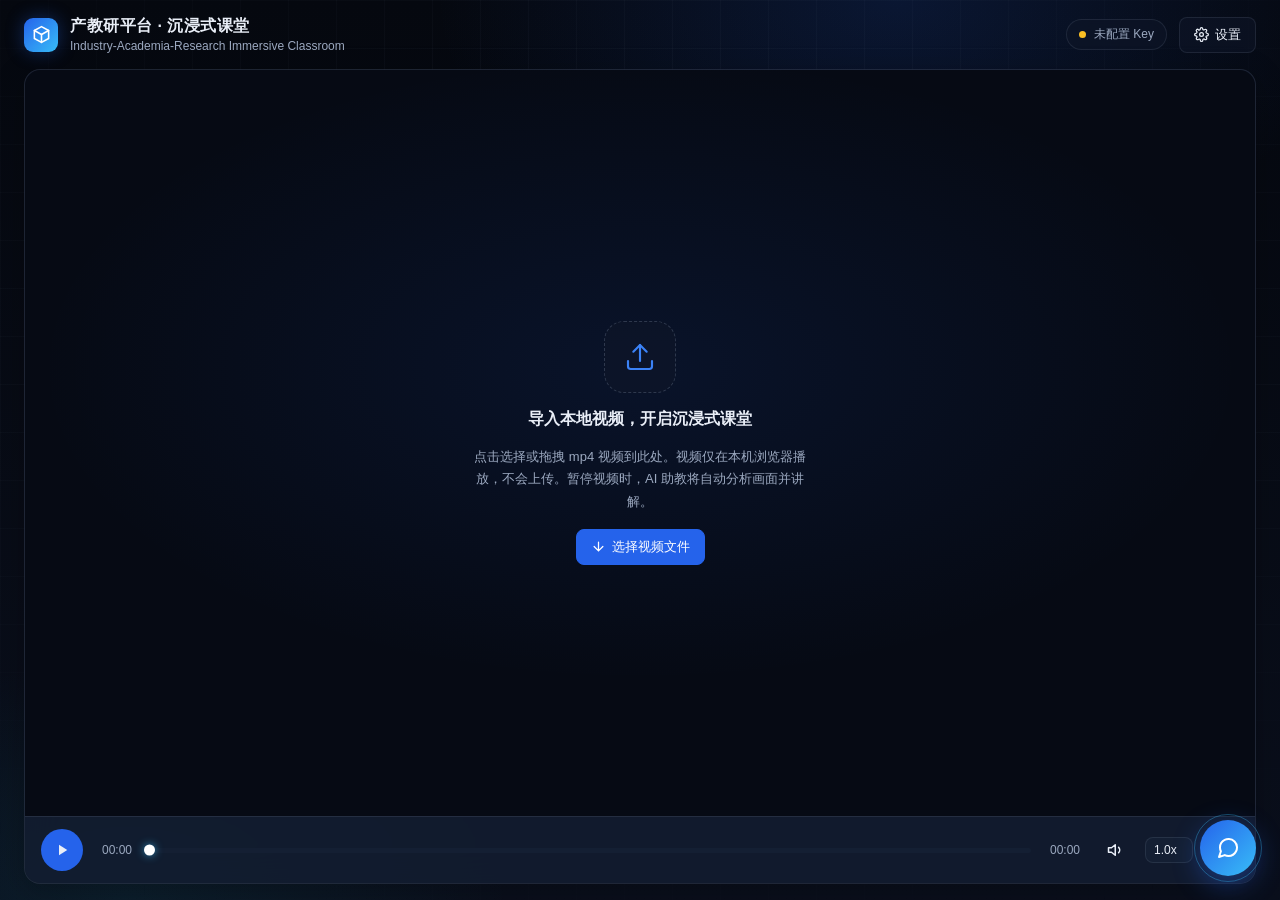
<file: Ai4ClassRoom.html>
<!DOCTYPE html>
<html lang="zh-CN">
<head>
<meta charset="UTF-8">
<meta name="viewport" content="width=device-width, initial-scale=1.0">
<title>产教研平台 · 沉浸式课堂</title>
<style>
/* ============================================================
   设计系统 · 值守蓝军工主题
   ============================================================ */
:root {
  --bg-0: #05080f;
  --bg-1: #0a0f1c;
  --bg-2: #0e1626;
  --bg-3: #141f33;

  --primary: #3b82f6;
  --primary-strong: #2563eb;
  --primary-deep: #1d4ed8;
  --accent: #38bdf8;
  --accent-2: #22d3ee;

  --text-0: #e9eef7;
  --text-1: #9ca9c0;
  --text-2: #5f6d86;

  --border: rgba(148, 163, 184, 0.14);
  --border-strong: rgba(148, 163, 184, 0.26);
  --glass: rgba(16, 23, 40, 0.55);
  --glass-strong: rgba(20, 31, 51, 0.72);

  --success: #34d399;
  --danger: #f87171;
  --warning: #fbbf24;

  --radius-sm: 8px;
  --radius-md: 12px;
  --radius-lg: 16px;

  --sp-1: 4px;
  --sp-2: 8px;
  --sp-3: 12px;
  --sp-4: 16px;
  --sp-5: 24px;
  --sp-6: 32px;
  --sp-7: 48px;

  --font: -apple-system, BlinkMacSystemFont, "Segoe UI", "PingFang SC",
          "Microsoft YaHei", "Helvetica Neue", sans-serif;
  --mono: "SFMono-Regular", "Consolas", "Courier New", monospace;
}

* { box-sizing: border-box; margin: 0; padding: 0; }

html, body {
  height: 100%;
  font-family: var(--font);
  background: var(--bg-0);
  color: var(--text-0);
  -webkit-font-smoothing: antialiased;
  overflow: hidden;
}

button { font-family: var(--font); cursor: pointer; border: none; background: none; color: inherit; }
input, select, textarea { font-family: var(--font); }
svg { display: block; }

/* ============================================================
   背景 · 渐变网格 + 粒子场
   ============================================================ */
#bg-canvas {
  position: fixed;
  inset: 0;
  z-index: 0;
  pointer-events: none;
}
.bg-gradient {
  position: fixed;
  inset: 0;
  z-index: 0;
  pointer-events: none;
  background:
    radial-gradient(ellipse 60% 50% at 70% 0%, rgba(37, 99, 235, 0.16), transparent 60%),
    radial-gradient(ellipse 50% 45% at 10% 100%, rgba(34, 211, 238, 0.08), transparent 60%),
    linear-gradient(180deg, var(--bg-0) 0%, var(--bg-1) 100%);
}
.bg-grid {
  position: fixed;
  inset: 0;
  z-index: 0;
  pointer-events: none;
  background-image:
    linear-gradient(rgba(148,163,184,0.05) 1px, transparent 1px),
    linear-gradient(90deg, rgba(148,163,184,0.05) 1px, transparent 1px);
  background-size: 48px 48px;
  mask-image: radial-gradient(ellipse 80% 70% at 50% 40%, #000 40%, transparent 100%);
}

/* ============================================================
   布局骨架
   ============================================================ */
.app {
  position: relative;
  z-index: 1;
  display: flex;
  flex-direction: column;
  height: 100vh;
  max-width: 1560px;
  margin: 0 auto;
  padding: 0 var(--sp-5);
}

/* ============================================================
   Header
   ============================================================ */
.header {
  display: flex;
  align-items: center;
  justify-content: space-between;
  padding: var(--sp-4) 0;
  flex-shrink: 0;
}
.brand { display: flex; align-items: center; gap: var(--sp-3); }
.brand-mark {
  width: 34px; height: 34px;
  border-radius: 9px;
  display: flex; align-items: center; justify-content: center;
  background: linear-gradient(135deg, var(--primary-strong), var(--accent));
  box-shadow: 0 0 18px rgba(37, 99, 235, 0.35);
}
.brand-mark svg { width: 19px; height: 19px; }
.brand-title { font-size: 16px; font-weight: 600; letter-spacing: 0.5px; }
.brand-sub { font-size: 12px; color: var(--text-1); margin-top: 2px; }

.header-right { display: flex; align-items: center; gap: var(--sp-3); }
.model-status {
  display: flex; align-items: center; gap: var(--sp-2);
  font-size: 12px; color: var(--text-1);
  padding: 6px 12px;
  border-radius: 999px;
  border: 1px solid var(--border);
  background: var(--glass);
  backdrop-filter: blur(12px);
}
.status-dot { width: 7px; height: 7px; border-radius: 50%; background: var(--text-2); }
.status-dot.ready { background: var(--success); box-shadow: 0 0 8px rgba(52,211,153,0.6); }
.status-dot.missing { background: var(--warning); }

/* 通用按钮 */
.btn {
  display: inline-flex; align-items: center; justify-content: center; gap: 6px;
  padding: 8px 14px;
  border-radius: var(--radius-sm);
  font-size: 13px; font-weight: 500;
  border: 1px solid var(--border);
  background: var(--glass);
  color: var(--text-0);
  transition: all 0.18s ease;
}
.btn:hover { border-color: var(--border-strong); background: var(--glass-strong); }
.btn-primary {
  background: var(--primary-strong);
  border-color: var(--primary-strong);
  color: #fff;
}
.btn-primary:hover { background: var(--primary-deep); border-color: var(--primary-deep); }
.btn-ghost { background: transparent; }
.btn:disabled { opacity: 0.5; cursor: not-allowed; }
.btn svg { width: 15px; height: 15px; }

/* ============================================================
   Main · Bento Grid
   ============================================================ */
.main {
  flex: 1;
  min-height: 0;
  display: flex;
  gap: var(--sp-4);
  padding-bottom: var(--sp-4);
}

/* 玻璃卡片基类 */
.glass-card {
  background: var(--glass);
  border: 1px solid var(--border);
  border-radius: var(--radius-lg);
  backdrop-filter: blur(18px);
  -webkit-backdrop-filter: blur(18px);
  box-shadow: 0 8px 30px rgba(0,0,0,0.25);
}

/* ============================================================
   视频区
   ============================================================ */
.player-col { display: flex; flex-direction: column; gap: var(--sp-4); min-height: 0; flex: 1; }
.player-card { flex: 1; display: flex; flex-direction: column; min-height: 0; overflow: hidden; }

.player-stage {
  flex: 1;
  min-height: 0;
  position: relative;
  display: flex;
  align-items: center;
  justify-content: center;
  background: radial-gradient(ellipse 70% 60% at 50% 40%, rgba(37,99,235,0.10), transparent 70%), #060a14;
  border-radius: var(--radius-lg) var(--radius-lg) 0 0;
  overflow: hidden;
}
.player-stage video {
  width: 100%; height: 100%;
  object-fit: contain;
  display: none;
}
.player-stage video.active { display: block; }

/* 空态引导 */
.empty-state {
  display: flex; flex-direction: column; align-items: center; justify-content: center;
  gap: var(--sp-4); padding: var(--sp-6); text-align: center;
}
.empty-icon {
  width: 72px; height: 72px;
  border-radius: 20px;
  display: flex; align-items: center; justify-content: center;
  background: var(--glass);
  border: 1px dashed var(--border-strong);
  color: var(--primary);
}
.empty-icon svg { width: 32px; height: 32px; }
.empty-title { font-size: 16px; font-weight: 600; }
.empty-desc { font-size: 13px; color: var(--text-1); max-width: 340px; line-height: 1.7; }

/* 拖拽高亮 */
.player-stage.dragover { border: 1px dashed var(--accent); }
.player-stage.dragover .empty-icon { border-color: var(--accent); color: var(--accent); }

/* 控制条 */
.controls {
  display: flex; align-items: center; gap: var(--sp-3);
  padding: var(--sp-3) var(--sp-4);
  border-top: 1px solid var(--border);
  background: var(--glass-strong);
}
.ctrl-btn {
  width: 34px; height: 34px;
  border-radius: var(--radius-sm);
  display: flex; align-items: center; justify-content: center;
  color: var(--text-0);
  transition: all 0.18s ease;
}
.ctrl-btn:hover { background: var(--bg-3); color: var(--accent); }
.ctrl-btn svg { width: 18px; height: 18px; }
.ctrl-btn.play { width: 42px; height: 42px; background: var(--primary-strong); border-radius: 50%; }
.ctrl-btn.play:hover { background: var(--primary-deep); color: #fff; }

.progress-wrap { flex: 1; display: flex; align-items: center; gap: var(--sp-3); }
.time { font-size: 12px; color: var(--text-1); font-variant-numeric: tabular-nums; min-width: 44px; text-align: center; }

.progress {
  flex: 1; height: 5px;
  background: var(--bg-3);
  border-radius: 999px;
  cursor: pointer;
  position: relative;
}
.progress-fill {
  height: 100%; width: 0%;
  background: linear-gradient(90deg, var(--primary), var(--accent));
  border-radius: 999px;
  position: relative;
}
.progress-fill::after {
  content: ""; position: absolute; right: -4px; top: 50%; transform: translateY(-50%);
  width: 11px; height: 11px; border-radius: 50%;
  background: #fff; box-shadow: 0 0 8px rgba(56,189,248,0.7);
}

.speed-select {
  appearance: none; -webkit-appearance: none;
  background: var(--bg-3);
  border: 1px solid var(--border);
  color: var(--text-0);
  padding: 5px 8px;
  border-radius: var(--radius-sm);
  font-size: 12px;
  cursor: pointer;
}

/* 视频元信息条 */
.video-meta {
  display: flex; align-items: center; gap: var(--sp-5);
  padding: var(--sp-3) var(--sp-4);
  font-size: 12px; color: var(--text-1);
}
.video-meta .meta-item { display: flex; align-items: center; gap: 6px; }
.video-meta .meta-item svg { width: 14px; height: 14px; color: var(--text-2); }
.video-meta .meta-label { color: var(--text-2); }

/* ============================================================
   AI 助教面板 · 悬浮弹出式
   ============================================================ */
.agent-col {
  display: none;
  position: fixed;
  top: 50%;
  right: var(--sp-5);
  transform: translateY(-50%);
  z-index: 60;
  width: 380px;
  max-height: calc(100vh - 80px);
  animation: panelSlideIn 0.3s ease;
}
.agent-col.open {
  display: flex;
  flex-direction: column;
}
.agent-panel { flex: 1; display: flex; flex-direction: column; min-height: 0; max-height: calc(100vh - 80px); }

@keyframes panelSlideIn {
  from { opacity: 0; transform: translateY(-50%) translateX(30px); }
  to { opacity: 1; transform: translateY(-50%) translateX(0); }
}

.agent-head {
  display: flex; align-items: center; justify-content: space-between;
  padding: var(--sp-4);
  border-bottom: 1px solid var(--border);
}
.agent-head-left { display: flex; align-items: center; gap: var(--sp-3); }
.agent-avatar {
  width: 38px; height: 38px; border-radius: 11px;
  display: flex; align-items: center; justify-content: center;
  background: linear-gradient(135deg, var(--primary-strong), var(--accent));
  box-shadow: 0 0 16px rgba(37,99,235,0.35);
}
.agent-avatar svg { width: 20px; height: 20px; }
.agent-name { font-size: 14px; font-weight: 600; }
.agent-state { font-size: 11px; color: var(--text-1); display: flex; align-items: center; gap: 5px; }
.agent-state .pulse { width: 6px; height: 6px; border-radius: 50%; background: var(--success); }
.agent-state.busy .pulse { background: var(--accent); animation: pulse 1.2s ease infinite; }

/* 自动提问开关 */
.auto-ask-toggle {
  display: flex; align-items: center; gap: var(--sp-2);
  font-size: 12px; color: var(--text-1);
  cursor: pointer;
}
.toggle-track {
  width: 34px; height: 19px; border-radius: 999px;
  background: var(--bg-3); border: 1px solid var(--border);
  position: relative; transition: all 0.2s ease;
}
.toggle-track.on { background: var(--primary-strong); border-color: var(--primary-strong); }
.toggle-thumb {
  position: absolute; top: 2px; left: 2px;
  width: 13px; height: 13px; border-radius: 50%;
  background: #fff; transition: all 0.2s ease;
}
.toggle-track.on .toggle-thumb { left: 17px; }

/* 消息列表 */
.messages {
  flex: 1; min-height: 0;
  overflow-y: auto;
  padding: var(--sp-4);
  display: flex; flex-direction: column; gap: var(--sp-4);
}
.messages::-webkit-scrollbar { width: 6px; }
.messages::-webkit-scrollbar-thumb { background: var(--border-strong); border-radius: 999px; }

.msg { display: flex; gap: var(--sp-3); animation: msgIn 0.3s ease; }
.msg.user { flex-direction: row-reverse; }
.msg-avatar {
  width: 30px; height: 30px; border-radius: 9px; flex-shrink: 0;
  display: flex; align-items: center; justify-content: center;
}
.msg.assistant .msg-avatar { background: linear-gradient(135deg, var(--primary-strong), var(--accent)); }
.msg.user .msg-avatar { background: var(--bg-3); border: 1px solid var(--border); }
.msg-avatar svg { width: 16px; height: 16px; }
.msg-bubble {
  max-width: 82%;
  padding: var(--sp-3) var(--sp-4);
  border-radius: var(--radius-md);
  font-size: 13px; line-height: 1.75;
  word-break: break-word;
}
.msg.assistant .msg-bubble {
  background: var(--glass-strong);
  border: 1px solid var(--border);
  border-top-left-radius: 4px;
}
.msg.user .msg-bubble {
  background: var(--primary-strong);
  color: #fff;
  border-top-right-radius: 4px;
}
.msg .msg-tag {
  display: inline-block; font-size: 11px; color: var(--accent);
  margin-bottom: 6px; font-weight: 500;
}

/* 消息内 Markdown 样式 */
.msg-bubble h1, .msg-bubble h2, .msg-bubble h3 {
  font-size: 14px; font-weight: 600; margin: 10px 0 6px; color: var(--text-0);
}
.msg-bubble h1:first-child, .msg-bubble h2:first-child, .msg-bubble h3:first-child { margin-top: 0; }
.msg-bubble p { margin: 4px 0; }
.msg-bubble ul, .msg-bubble ol { margin: 6px 0 6px 18px; }
.msg-bubble li { margin: 3px 0; }
.msg-bubble code {
  font-family: var(--mono); font-size: 12px;
  background: rgba(59,130,246,0.12); color: var(--accent-2);
  padding: 1px 5px; border-radius: 4px;
}
.msg-bubble pre {
  background: var(--bg-0); border: 1px solid var(--border);
  border-radius: var(--radius-sm); padding: var(--sp-3);
  overflow-x: auto; margin: 8px 0;
}
.msg-bubble pre code { background: none; color: var(--text-0); padding: 0; }
.msg-bubble strong { font-weight: 600; }
.msg-bubble hr { border: none; border-top: 1px solid var(--border); margin: 10px 0; }

/* 打字光标 */
.cursor-blink { display: inline-block; width: 8px; height: 15px; background: var(--accent); margin-left: 2px; vertical-align: -2px; animation: blink 0.9s step-end infinite; }

/* 输入区 */
.agent-input {
  display: flex; gap: var(--sp-2);
  padding: var(--sp-3);
  border-top: 1px solid var(--border);
  background: var(--glass-strong);
}
.agent-input textarea {
  flex: 1; resize: none;
  background: var(--bg-2);
  border: 1px solid var(--border);
  border-radius: var(--radius-sm);
  color: var(--text-0);
  padding: 10px 12px;
  font-size: 13px; line-height: 1.6;
  max-height: 100px;
  outline: none;
}
.agent-input textarea:focus { border-color: var(--primary); }
.agent-input textarea::placeholder { color: var(--text-2); }
.send-btn {
  width: 42px; height: 42px; border-radius: var(--radius-sm);
  background: var(--primary-strong);
  display: flex; align-items: center; justify-content: center;
  align-self: flex-end;
  transition: all 0.18s ease;
}
.send-btn:hover { background: var(--primary-deep); }
.send-btn:disabled { opacity: 0.5; }
.send-btn svg { width: 18px; height: 18px; }

/* ============================================================
   悬浮球 Agent
   ============================================================ */
.float-ball {
  position: fixed;
  right: 24px; bottom: 24px;
  z-index: 50;
  width: 56px; height: 56px;
  border-radius: 50%;
  background: linear-gradient(135deg, var(--primary-strong), var(--accent));
  box-shadow: 0 8px 28px rgba(37,99,235,0.45);
  display: flex; align-items: center; justify-content: center;
  cursor: grab;
  touch-action: none;
  user-select: none;
  transition: transform 0.18s ease, box-shadow 0.18s ease;
}
.float-ball:hover { transform: scale(1.05); }
.float-ball:active { cursor: grabbing; }
.float-ball svg { width: 24px; height: 24px; }
.float-ball.breathing { animation: breathe 3.2s ease-in-out infinite; }
.float-ball .ball-ring {
  position: absolute; inset: -6px; border-radius: 50%;
  border: 1px solid rgba(56,189,248,0.35);
  animation: ringPulse 3.2s ease-in-out infinite;
}

/* 面板关闭按钮 */
.btn-close-panel {
  width: 28px; height: 28px;
  border-radius: 50%;
  border: 1px solid var(--border);
  background: var(--bg-3);
  display: flex; align-items: center; justify-content: center;
  cursor: pointer;
  color: var(--text-1);
  transition: all 0.18s ease;
}
.btn-close-panel:hover { background: var(--danger); border-color: var(--danger); color: #fff; }
.btn-close-panel svg { width: 14px; height: 14px; }

/* 悬浮球操作菜单 */
.ball-menu {
  position: fixed;
  z-index: 55;
  display: none;
  flex-direction: column;
  gap: var(--sp-2);
  animation: menuIn 0.2s ease;
}
.ball-menu.open { display: flex; }
.ball-menu-item {
  display: flex; align-items: center; gap: var(--sp-2);
  padding: var(--sp-3) var(--sp-4);
  border-radius: var(--radius-md);
  background: var(--glass-strong);
  border: 1px solid var(--border);
  backdrop-filter: blur(18px);
  -webkit-backdrop-filter: blur(18px);
  color: var(--text-0);
  font-size: 13px; font-weight: 500;
  cursor: pointer;
  white-space: nowrap;
  transition: all 0.18s ease;
  box-shadow: 0 4px 16px rgba(0,0,0,0.3);
}
.ball-menu-item:hover { background: var(--primary-strong); border-color: var(--primary-strong); color: #fff; }
.ball-menu-item svg { width: 16px; height: 16px; flex-shrink: 0; }

@keyframes menuIn {
  from { opacity: 0; transform: translateY(8px); }
  to { opacity: 1; transform: none; }
}

/* ============================================================
   设置 Modal
   ============================================================ */
.modal-mask {
  position: fixed; inset: 0; z-index: 100;
  background: rgba(3, 6, 12, 0.65);
  backdrop-filter: blur(6px);
  display: none; align-items: center; justify-content: center;
}
.modal-mask.open { display: flex; }
.modal {
  width: 560px; max-width: 92vw; max-height: 86vh;
  overflow-y: auto;
  background: var(--bg-2);
  border: 1px solid var(--border-strong);
  border-radius: var(--radius-lg);
  padding: var(--sp-5);
  animation: modalIn 0.25s ease;
}
.modal-head { display: flex; align-items: center; justify-content: space-between; margin-bottom: var(--sp-4); }
.modal-title { font-size: 16px; font-weight: 600; }
.modal-close { width: 30px; height: 30px; border-radius: var(--radius-sm); display: flex; align-items: center; justify-content: center; color: var(--text-1); }
.modal-close:hover { background: var(--bg-3); color: var(--text-0); }
.modal-close svg { width: 16px; height: 16px; }

.settings-section { margin-bottom: var(--sp-4); }
.settings-section-title {
  font-size: 13px; font-weight: 600; color: var(--accent);
  margin-bottom: var(--sp-3);
  display: flex; align-items: center; gap: 6px;
}
.settings-section-title svg { width: 15px; height: 15px; }
.field { margin-bottom: var(--sp-3); }
.field label { display: block; font-size: 12px; color: var(--text-1); margin-bottom: 6px; }
.field input, .field select {
  width: 100%;
  background: var(--bg-1);
  border: 1px solid var(--border);
  border-radius: var(--radius-sm);
  color: var(--text-0);
  padding: 9px 12px;
  font-size: 13px;
  outline: none;
  transition: border-color 0.18s ease;
}
.field input:focus { border-color: var(--primary); }
.field .hint { font-size: 11px; color: var(--text-2); margin-top: 4px; }
.field-row { display: grid; grid-template-columns: 1fr 1fr; gap: var(--sp-3); }

.modal-foot { display: flex; justify-content: flex-end; gap: var(--sp-3); margin-top: var(--sp-4); }

/* ============================================================
   Toast
   ============================================================ */
.toast-wrap {
  position: fixed; top: 20px; left: 50%; transform: translateX(-50%);
  z-index: 200; display: flex; flex-direction: column; gap: 8px;
}
.toast {
  display: flex; align-items: center; gap: 8px;
  padding: 10px 16px;
  background: var(--glass-strong);
  border: 1px solid var(--border-strong);
  border-radius: var(--radius-md);
  font-size: 13px;
  backdrop-filter: blur(16px);
  animation: toastIn 0.3s ease;
}
.toast svg { width: 15px; height: 15px; flex-shrink: 0; }
.toast.success svg { color: var(--success); }
.toast.error svg { color: var(--danger); }
.toast.warning svg { color: var(--warning); }
.toast.info svg { color: var(--accent); }

/* ============================================================
   动效
   ============================================================ */
@keyframes breathe {
  0%, 100% { box-shadow: 0 8px 28px rgba(37,99,235,0.45); }
  50% { box-shadow: 0 8px 34px rgba(56,189,248,0.65); }
}
@keyframes ringPulse {
  0%, 100% { transform: scale(1); opacity: 0.5; }
  50% { transform: scale(1.15); opacity: 0.15; }
}
@keyframes pulse { 0%,100% { opacity: 1; } 50% { opacity: 0.3; } }
@keyframes blink { 0%,100% { opacity: 1; } 50% { opacity: 0; } }
@keyframes msgIn { from { opacity: 0; transform: translateY(8px); } to { opacity: 1; transform: none; } }
@keyframes modalIn { from { opacity: 0; transform: scale(0.96); } to { opacity: 1; transform: none; } }
@keyframes toastIn { from { opacity: 0; transform: translateY(-10px); } to { opacity: 1; transform: none; } }

/* ============================================================
   响应式
   ============================================================ */
@media (max-width: 900px) {
  .main { flex-direction: column; }
  .agent-col { width: calc(100vw - var(--sp-7)); right: var(--sp-3); }
}
@media (prefers-reduced-motion: reduce) {
  * { animation: none !important; transition: none !important; }
}
</style>
</head>
<body>

<canvas id="bg-canvas"></canvas>
<div class="bg-gradient"></div>
<div class="bg-grid"></div>

<div class="app">
  <!-- Header -->
  <header class="header">
    <div class="brand">
      <div class="brand-mark">
        <svg viewBox="0 0 24 24" fill="none" stroke="#fff" stroke-width="2" stroke-linecap="round" stroke-linejoin="round">
          <path d="M12 2L3 7v10l9 5 9-5V7l-9-5z"/>
          <path d="M12 22V12"/><path d="M3 7l9 5 9-5"/>
        </svg>
      </div>
      <div>
        <div class="brand-title">产教研平台 · 沉浸式课堂</div>
        <div class="brand-sub">Industry-Academia-Research Immersive Classroom</div>
      </div>
    </div>
    <div class="header-right">
      <div class="model-status" id="model-status">
        <span class="status-dot" id="status-dot"></span>
        <span id="status-text">未配置模型</span>
      </div>
      <button class="btn" id="btn-settings">
        <svg viewBox="0 0 24 24" fill="none" stroke="currentColor" stroke-width="2" stroke-linecap="round" stroke-linejoin="round">
          <circle cx="12" cy="12" r="3"/><path d="M19.4 15a1.65 1.65 0 0 0 .33 1.82l.06.06a2 2 0 1 1-2.83 2.83l-.06-.06a1.65 1.65 0 0 0-1.82-.33 1.65 1.65 0 0 0-1 1.51V21a2 2 0 1 1-4 0v-.09A1.65 1.65 0 0 0 9 19.4a1.65 1.65 0 0 0-1.82.33l-.06.06a2 2 0 1 1-2.83-2.83l.06-.06a1.65 1.65 0 0 0 .33-1.82 1.65 1.65 0 0 0-1.51-1H3a2 2 0 1 1 0-4h.09A1.65 1.65 0 0 0 4.6 9a1.65 1.65 0 0 0-.33-1.82l-.06-.06a2 2 0 1 1 2.83-2.83l.06.06a1.65 1.65 0 0 0 1.82.33H9a1.65 1.65 0 0 0 1-1.51V3a2 2 0 1 1 4 0v.09a1.65 1.65 0 0 0 1 1.51 1.65 1.65 0 0 0 1.82-.33l.06-.06a2 2 0 1 1 2.83 2.83l-.06.06a1.65 1.65 0 0 0-.33 1.82V9a1.65 1.65 0 0 0 1.51 1H21a2 2 0 1 1 0 4h-.09a1.65 1.65 0 0 0-1.51 1z"/>
        </svg>
        设置
      </button>
    </div>
  </header>

  <!-- Main -->
  <main class="main">
    <!-- 视频区 -->
    <div class="player-col">
      <div class="player-card glass-card">
        <div class="player-stage" id="player-stage">
          <video id="video" playsinline></video>
          <div class="empty-state" id="empty-state">
            <div class="empty-icon">
              <svg viewBox="0 0 24 24" fill="none" stroke="currentColor" stroke-width="1.6" stroke-linecap="round" stroke-linejoin="round">
                <path d="M21 15v4a2 2 0 0 1-2 2H5a2 2 0 0 1-2-2v-4"/>
                <polyline points="17 8 12 3 7 8"/>
                <line x1="12" y1="3" x2="12" y2="15"/>
              </svg>
            </div>
            <div class="empty-title">导入本地视频，开启沉浸式课堂</div>
            <div class="empty-desc">点击选择或拖拽 mp4 视频到此处。视频仅在本机浏览器播放，不会上传。暂停视频时，AI 助教将自动分析画面并讲解。</div>
            <button class="btn btn-primary" id="btn-import">
              <svg viewBox="0 0 24 24" fill="none" stroke="currentColor" stroke-width="2" stroke-linecap="round" stroke-linejoin="round"><path d="M12 5v14M5 12l7 7 7-7"/></svg>
              选择视频文件
            </button>
            <input type="file" id="file-input" accept="video/mp4,video/webm,video/ogg" hidden>
          </div>
        </div>

        <div class="controls">
          <button class="ctrl-btn play" id="btn-play" title="播放/暂停">
            <svg id="icon-play" viewBox="0 0 24 24" fill="currentColor"><path d="M8 5v14l11-7z"/></svg>
            <svg id="icon-pause" viewBox="0 0 24 24" fill="currentColor" style="display:none"><path d="M6 5h4v14H6zM14 5h4v14h-4z"/></svg>
          </button>
          <div class="progress-wrap">
            <span class="time" id="time-current">00:00</span>
            <div class="progress" id="progress"><div class="progress-fill" id="progress-fill"></div></div>
            <span class="time" id="time-total">00:00</span>
          </div>
          <button class="ctrl-btn" id="btn-mute" title="静音">
            <svg id="icon-vol" viewBox="0 0 24 24" fill="none" stroke="currentColor" stroke-width="2" stroke-linecap="round" stroke-linejoin="round"><polygon points="11 5 6 9 2 9 2 15 6 15 11 19 11 5"/><path d="M15.5 8.5a5 5 0 0 1 0 7"/></svg>
          </button>
          <select class="speed-select" id="speed-select" title="倍速">
            <option value="0.5">0.5x</option>
            <option value="0.75">0.75x</option>
            <option value="1" selected>1.0x</option>
            <option value="1.25">1.25x</option>
            <option value="1.5">1.5x</option>
            <option value="2">2.0x</option>
          </select>
          <button class="ctrl-btn" id="btn-fullscreen" title="全屏">
            <svg viewBox="0 0 24 24" fill="none" stroke="currentColor" stroke-width="2" stroke-linecap="round" stroke-linejoin="round"><path d="M8 3H5a2 2 0 0 0-2 2v3m18 0V5a2 2 0 0 0-2-2h-3m0 18h3a2 2 0 0 0 2-2v-3M3 16v3a2 2 0 0 0 2 2h3"/></svg>
          </button>
        </div>

        <div class="video-meta" id="video-meta" style="display:none">
          <div class="meta-item">
            <svg viewBox="0 0 24 24" fill="none" stroke="currentColor" stroke-width="2" stroke-linecap="round" stroke-linejoin="round"><path d="M14 2H6a2 2 0 0 0-2 2v16a2 2 0 0 0 2 2h12a2 2 0 0 0 2-2V8z"/><polyline points="14 2 14 8 20 8"/></svg>
            <span class="meta-label">文件</span><span id="meta-name">—</span>
          </div>
          <div class="meta-item">
            <svg viewBox="0 0 24 24" fill="none" stroke="currentColor" stroke-width="2" stroke-linecap="round" stroke-linejoin="round"><circle cx="12" cy="12" r="10"/><polyline points="12 6 12 12 16 14"/></svg>
            <span class="meta-label">时长</span><span id="meta-duration">—</span>
          </div>
          <div class="meta-item">
            <svg viewBox="0 0 24 24" fill="none" stroke="currentColor" stroke-width="2" stroke-linecap="round" stroke-linejoin="round"><rect x="3" y="3" width="18" height="18" rx="2"/><line x1="3" y1="9" x2="21" y2="9"/><line x1="9" y1="21" x2="9" y2="9"/></svg>
            <span class="meta-label">分辨率</span><span id="meta-res">—</span>
          </div>
        </div>
      </div>
    </div>

    <!-- AI 助教面板（默认隐藏，悬浮弹出） -->
    <div class="agent-col" id="agent-col">
      <div class="agent-panel glass-card">
        <div class="agent-head">
          <div class="agent-head-left">
            <div class="agent-avatar">
              <svg viewBox="0 0 24 24" fill="none" stroke="#fff" stroke-width="2" stroke-linecap="round" stroke-linejoin="round">
                <rect x="4" y="4" width="16" height="16" rx="2"/><circle cx="12" cy="12" r="3"/><line x1="12" y1="1" x2="12" y2="4"/><line x1="12" y1="20" x2="12" y2="23"/><line x1="4" y1="12" x2="1" y2="12"/><line x1="23" y1="12" x2="20" y2="12"/>
              </svg>
            </div>
            <div>
              <div class="agent-name">AI 助教</div>
              <div class="agent-state" id="agent-state"><span class="pulse"></span><span id="agent-state-text">待命中</span></div>
            </div>
          </div>
          <div style="display:flex;align-items:center;gap:var(--sp-3);">
            <div class="auto-ask-toggle" id="auto-ask-toggle" title="暂停视频时自动分析画面">
              <span>自动讲解</span>
              <div class="toggle-track on" id="toggle-track"><div class="toggle-thumb"></div></div>
            </div>
            <button class="btn-close-panel" id="btn-close-panel" title="收起面板">
              <svg viewBox="0 0 24 24" fill="none" stroke="currentColor" stroke-width="2" stroke-linecap="round" stroke-linejoin="round"><line x1="18" y1="6" x2="6" y2="18"/><line x1="6" y1="6" x2="18" y2="18"/></svg>
            </button>
          </div>
        </div>

        <div class="messages" id="messages"></div>

        <div class="agent-input">
          <textarea id="chat-input" rows="1" placeholder="输入你的问题，针对当前视频画面提问…"></textarea>
          <button class="send-btn" id="btn-send" title="发送">
            <svg viewBox="0 0 24 24" fill="none" stroke="#fff" stroke-width="2" stroke-linecap="round" stroke-linejoin="round"><line x1="22" y1="2" x2="11" y2="13"/><polygon points="22 2 15 22 11 13 2 9 22 2"/></svg>
          </button>
        </div>
      </div>
    </div>
  </main>
</div>

<!-- 悬浮球 Agent -->
<div class="float-ball breathing" id="float-ball" title="AI 助教">
  <div class="ball-ring"></div>
  <svg viewBox="0 0 24 24" fill="none" stroke="#fff" stroke-width="2" stroke-linecap="round" stroke-linejoin="round">
    <path d="M21 11.5a8.38 8.38 0 0 1-.9 3.8 8.5 8.5 0 0 1-7.6 4.7 8.38 8.38 0 0 1-3.8-.9L3 21l1.9-5.7a8.38 8.38 0 0 1-.9-3.8 8.5 8.5 0 0 1 4.7-7.6 8.38 8.38 0 0 1 3.8-.9h.5a8.48 8.48 0 0 1 8 8v.5z"/>
  </svg>
</div>

<!-- 悬浮球操作菜单 -->
<div class="ball-menu" id="ball-menu">
  <button class="ball-menu-item" id="ball-menu-auto" title="暂停视频时自动分析画面内容">
    <svg viewBox="0 0 24 24" fill="none" stroke="currentColor" stroke-width="2" stroke-linecap="round" stroke-linejoin="round"><path d="M1 12s4-8 11-8 11 8 11 8-4 8-11 8-11-8-11-8z"/><circle cx="12" cy="12" r="3"/></svg>
    <span>读屏讲解</span>
  </button>
  <button class="ball-menu-item" id="ball-menu-ask" title="针对当前画面主动提问">
    <svg viewBox="0 0 24 24" fill="none" stroke="currentColor" stroke-width="2" stroke-linecap="round" stroke-linejoin="round"><path d="M21 15a2 2 0 0 1-2 2H7l-4 4V5a2 2 0 0 1 2-2h14a2 2 0 0 1 2 2z"/></svg>
    <span>主动提问</span>
  </button>
</div>

<!-- 设置 Modal -->
<div class="modal-mask" id="modal-mask">
  <div class="modal">
    <div class="modal-head">
      <div class="modal-title">模型配置</div>
      <button class="modal-close" id="modal-close">
        <svg viewBox="0 0 24 24" fill="none" stroke="currentColor" stroke-width="2" stroke-linecap="round" stroke-linejoin="round"><line x1="18" y1="6" x2="6" y2="18"/><line x1="6" y1="6" x2="18" y2="18"/></svg>
      </button>
    </div>

    <div class="settings-section">
      <div class="settings-section-title">
        <svg viewBox="0 0 24 24" fill="none" stroke="currentColor" stroke-width="2" stroke-linecap="round" stroke-linejoin="round"><rect x="3" y="3" width="18" height="18" rx="2"/><line x1="3" y1="9" x2="21" y2="9"/><line x1="9" y1="21" x2="9" y2="9"/></svg>
        文本模型（主动问答）
      </div>
      <div class="field-row">
        <div class="field">
          <label>模型名称</label>
          <input id="cfg-text-model" type="text" placeholder="deepseek-chat">
        </div>
        <div class="field">
          <label>API 地址（Base URL）</label>
          <input id="cfg-text-url" type="text" placeholder="https://api.deepseek.com/v1">
        </div>
      </div>
    </div>

    <div class="settings-section">
      <div class="settings-section-title">
        <svg viewBox="0 0 24 24" fill="none" stroke="currentColor" stroke-width="2" stroke-linecap="round" stroke-linejoin="round"><path d="M1 12s4-8 11-8 11 8 11 8-4 8-11 8-11-8-11-8z"/><circle cx="12" cy="12" r="3"/></svg>
        视觉模型（画面读屏）
      </div>
      <div class="field-row">
        <div class="field">
          <label>模型名称</label>
          <input id="cfg-vision-model" type="text" placeholder="deepseek-v4-flash-vision-exp">
        </div>
        <div class="field">
          <label>API 地址（Base URL）</label>
          <input id="cfg-vision-url" type="text" placeholder="https://api.deepseek.com/v1">
        </div>
      </div>
    </div>

    <div class="settings-section">
      <div class="settings-section-title">
        <svg viewBox="0 0 24 24" fill="none" stroke="currentColor" stroke-width="2" stroke-linecap="round" stroke-linejoin="round"><rect x="3" y="11" width="18" height="11" rx="2"/><path d="M7 11V7a5 5 0 0 1 10 0v4"/></svg>
        访问凭据
      </div>
      <div class="field">
        <label>API Key</label>
        <input id="cfg-key" type="password" placeholder="sk-…">
        <div class="hint">Key 仅保存在你的浏览器本地，经同域云函数透传，站点不存储。</div>
      </div>
      <div class="field">
        <label>代理路径（云函数）</label>
        <input id="cfg-proxy" type="text" placeholder="/api/chat">
        <div class="hint">部署后默认同域 /api/chat；本地双击打开时请填完整地址 http://127.0.0.1:8000/api/chat，并确保 proxy.py 已启动</div>
      </div>
    </div>

    <div class="settings-section">
      <div class="settings-section-title">
        <svg viewBox="0 0 24 24" fill="none" stroke="currentColor" stroke-width="2" stroke-linecap="round" stroke-linejoin="round"><polygon points="12 2 15.09 8.26 22 9.27 17 14.14 18.18 21.02 12 17.77 5.82 21.02 7 14.14 2 9.27 8.91 8.26 12 2"/></svg>
        行为设置
      </div>
      <div class="field-row">
        <div class="field">
          <label>自动讲解触发间隔（秒）</label>
          <input id="cfg-threshold" type="number" min="3" max="60" placeholder="5">
          <div class="hint">同一时间点暂停不重复触发，间隔内不重复请求</div>
        </div>
      </div>
    </div>

    <div class="modal-foot">
      <button class="btn btn-ghost" id="btn-test">测试连接</button>
      <button class="btn btn-primary" id="btn-save">保存配置</button>
    </div>
  </div>
</div>

<div class="toast-wrap" id="toast-wrap"></div>

<script>
/* ============================================================
   沉浸式课堂 · 前端逻辑
   ============================================================ */
(function () {
  "use strict";

  /* ---------- DOM 引用 ---------- */
  const $ = (id) => document.getElementById(id);
  const videoEl = $("video");
  const stageEl = $("player-stage");
  const emptyState = $("empty-state");
  const fileInput = $("file-input");
  const btnImport = $("btn-import");
  const btnPlay = $("btn-play");
  const iconPlay = $("icon-play");
  const iconPause = $("icon-pause");
  const progressEl = $("progress");
  const progressFill = $("progress-fill");
  const timeCurrent = $("time-current");
  const timeTotal = $("time-total");
  const btnMute = $("btn-mute");
  const iconVol = $("icon-vol");
  const speedSelect = $("speed-select");
  const btnFullscreen = $("btn-fullscreen");
  const videoMeta = $("video-meta");
  const metaName = $("meta-name");
  const metaDuration = $("meta-duration");
  const metaRes = $("meta-res");

  const agentCol = $("agent-col");
  const messagesEl = $("messages");
  const chatInput = $("chat-input");
  const btnSend = $("btn-send");
  const agentStateEl = $("agent-state");
  const agentStateText = $("agent-state-text");
  const autoAskToggle = $("auto-ask-toggle");
  const toggleTrack = $("toggle-track");

  const floatBall = $("float-ball");
  const statusDot = $("status-dot");
  const statusText = $("status-text");

  const modalMask = $("modal-mask");
  const btnSettings = $("btn-settings");
  const modalClose = $("modal-close");
  const btnSave = $("btn-save");
  const btnTest = $("btn-test");

  /* ---------- 状态 ---------- */
  const CONFIG_KEY = "va_config";
  const LOCAL_PROXY = "http://127.0.0.1:8000/api/chat";
  const IS_FILE_PROTOCOL = location.protocol === "file:";
  const DEFAULT_CONFIG = {
    textModel: "deepseek-chat",
    textBaseUrl: "https://api.deepseek.com/v1",
    visionModel: "deepseek-v4-flash-vision-exp",
    visionBaseUrl: "https://api.deepseek.com/v1",
    apiKey: "",
    // file:// 下默认用完整地址，http 下用相对路径
    proxyPath: IS_FILE_PROTOCOL ? LOCAL_PROXY : "/api/chat",
    autoAsk: true,
    autoAskThreshold: 5,
  };

  const state = {
    config: Object.assign({}, DEFAULT_CONFIG),
    currentFile: null,
    objectUrl: null,
    lastFrame: null,
    lastAskTime: -1,
    lastAskVideoTime: -1,
    isStreaming: false,
    abortController: null,
  };

  /* ---------- 工具函数 ---------- */
  function formatTime(sec) {
    if (!isFinite(sec) || sec < 0) sec = 0;
    const m = Math.floor(sec / 60);
    const s = Math.floor(sec % 60);
    return String(m).padStart(2, "0") + ":" + String(s).padStart(2, "0");
  }

  function loadConfig() {
    try {
      const raw = localStorage.getItem(CONFIG_KEY);
      if (raw) state.config = Object.assign({}, DEFAULT_CONFIG, JSON.parse(raw));
    } catch (e) { /* ignore */ }
    // 兜底：如果用户没改过 proxyPath 且当前是 file:// 协议，强制用完整地址
    if (IS_FILE_PROTOCOL && (!state.config.proxyPath || state.config.proxyPath.startsWith("/"))) {
      state.config.proxyPath = LOCAL_PROXY;
    }
    applyConfigToForm();
    refreshModelStatus();
  }

  function saveConfig() {
    try {
      localStorage.setItem(CONFIG_KEY, JSON.stringify(state.config));
    } catch (e) { /* ignore */ }
  }

  function applyConfigToForm() {
    $("cfg-text-model").value = state.config.textModel || "";
    $("cfg-text-url").value = state.config.textBaseUrl || "";
    $("cfg-vision-model").value = state.config.visionModel || "";
    $("cfg-vision-url").value = state.config.visionBaseUrl || "";
    $("cfg-key").value = state.config.apiKey || "";
    $("cfg-proxy").value = state.config.proxyPath || "";
    $("cfg-threshold").value = state.config.autoAskThreshold || 5;
    setAutoAsk(state.config.autoAsk !== false);
  }

  function readConfigFromForm() {
    state.config.textModel = $("cfg-text-model").value.trim();
    state.config.textBaseUrl = $("cfg-text-url").value.trim();
    state.config.visionModel = $("cfg-vision-model").value.trim();
    state.config.visionBaseUrl = $("cfg-vision-url").value.trim();
    state.config.apiKey = $("cfg-key").value.trim();
    state.config.proxyPath = $("cfg-proxy").value.trim();
    state.config.autoAskThreshold = parseInt($("cfg-threshold").value, 10) || 5;
  }

  function refreshModelStatus() {
    const hasKey = !!state.config.apiKey;
    const hasModel = !!(state.config.textModel || state.config.visionModel);
    if (hasKey && hasModel) {
      statusDot.className = "status-dot ready";
      statusText.textContent = "模型已就绪";
    } else if (hasModel) {
      statusDot.className = "status-dot missing";
      statusText.textContent = "未配置 Key";
    } else {
      statusDot.className = "status-dot";
      statusText.textContent = "未配置模型";
    }
  }

  function setAutoAsk(on) {
    state.config.autoAsk = on;
    toggleTrack.classList.toggle("on", on);
  }

  function setAgentState(mode, text) {
    agentStateEl.className = "agent-state" + (mode === "busy" ? " busy" : "");
    agentStateText.textContent = text || "待命中";
    if (mode === "busy") {
      floatBall.classList.add("breathing");
    }
  }

  /* ---------- Toast ---------- */
  function showToast(type, text) {
    const wrap = $("toast-wrap");
    const icons = {
      success: '<svg viewBox="0 0 24 24" fill="none" stroke="currentColor" stroke-width="2" stroke-linecap="round" stroke-linejoin="round"><path d="M22 11.08V12a10 10 0 1 1-5.93-9.14"/><polyline points="22 4 12 14.01 9 11.01"/></svg>',
      error: '<svg viewBox="0 0 24 24" fill="none" stroke="currentColor" stroke-width="2" stroke-linecap="round" stroke-linejoin="round"><circle cx="12" cy="12" r="10"/><line x1="15" y1="9" x2="9" y2="15"/><line x1="9" y1="9" x2="15" y2="15"/></svg>',
      warning: '<svg viewBox="0 0 24 24" fill="none" stroke="currentColor" stroke-width="2" stroke-linecap="round" stroke-linejoin="round"><path d="M10.29 3.86L1.82 18a2 2 0 0 0 1.71 3h16.94a2 2 0 0 0 1.71-3L13.71 3.86a2 2 0 0 0-3.42 0z"/><line x1="12" y1="9" x2="12" y2="13"/><line x1="12" y1="17" x2="12.01" y2="17"/></svg>',
      info: '<svg viewBox="0 0 24 24" fill="none" stroke="currentColor" stroke-width="2" stroke-linecap="round" stroke-linejoin="round"><circle cx="12" cy="12" r="10"/><line x1="12" y1="16" x2="12" y2="12"/><line x1="12" y1="8" x2="12.01" y2="8"/></svg>',
    };
    const el = document.createElement("div");
    el.className = "toast " + type;
    el.innerHTML = icons[type] + "<span>" + escapeHtml(text) + "</span>";
    wrap.appendChild(el);
    setTimeout(() => { el.style.opacity = "0"; el.style.transition = "opacity 0.3s"; }, 3200);
    setTimeout(() => el.remove(), 3600);
  }

  function escapeHtml(s) {
    return String(s).replace(/[&<>"']/g, (c) => ({
      "&": "&amp;", "<": "&lt;", ">": "&gt;", '"': "&quot;", "'": "&#39;",
    }[c]));
  }

  /* ---------- 视频播放器 ---------- */
  function loadVideo(file) {
    if (!file) return;
    if (state.objectUrl) URL.revokeObjectURL(state.objectUrl);
    state.currentFile = file;
    state.objectUrl = URL.createObjectURL(file);

    videoEl.src = state.objectUrl;
    videoEl.classList.add("active");
    emptyState.style.display = "none";
    videoMeta.style.display = "flex";

    metaName.textContent = file.name || "—";
    state.lastFrame = null;
    state.lastAskVideoTime = -1;

    videoEl.addEventListener("loadedmetadata", function onMeta() {
      videoEl.removeEventListener("loadedmetadata", onMeta);
      timeTotal.textContent = formatTime(videoEl.duration);
      metaDuration.textContent = formatTime(videoEl.duration);
      metaRes.textContent = videoEl.videoWidth + " × " + videoEl.videoHeight;
    });

    showToast("success", "视频已加载，暂停即可触发 AI 讲解");
  }

  function togglePlay() {
    if (!videoEl.src) { showToast("warning", "请先导入视频"); return; }
    if (videoEl.paused) videoEl.play();
    else videoEl.pause();
  }

  function updatePlayIcon() {
    const paused = videoEl.paused;
    iconPlay.style.display = paused ? "" : "none";
    iconPause.style.display = paused ? "none" : "";
  }

  btnPlay.addEventListener("click", togglePlay);
  videoEl.addEventListener("play", updatePlayIcon);
  videoEl.addEventListener("pause", () => { updatePlayIcon(); onVideoPaused(); });
  videoEl.addEventListener("timeupdate", () => {
    if (videoEl.duration) {
      const pct = (videoEl.currentTime / videoEl.duration) * 100;
      progressFill.style.width = pct + "%";
      timeCurrent.textContent = formatTime(videoEl.currentTime);
    }
  });
  videoEl.addEventListener("ended", updatePlayIcon);

  // 进度条拖拽
  progressEl.addEventListener("click", (e) => {
    if (!videoEl.duration) return;
    const rect = progressEl.getBoundingClientRect();
    const ratio = (e.clientX - rect.left) / rect.width;
    videoEl.currentTime = ratio * videoEl.duration;
  });

  // 静音
  btnMute.addEventListener("click", () => {
    videoEl.muted = !videoEl.muted;
    iconVol.style.opacity = videoEl.muted ? "0.4" : "1";
  });

  // 倍速
  speedSelect.addEventListener("change", () => {
    videoEl.playbackRate = parseFloat(speedSelect.value);
  });

  // 全屏
  btnFullscreen.addEventListener("click", () => {
    if (document.fullscreenElement) document.exitFullscreen();
    else stageEl.requestFullscreen();
  });

  // 导入
  btnImport.addEventListener("click", () => fileInput.click());
  fileInput.addEventListener("change", () => loadVideo(fileInput.files[0]));

  // 拖拽导入
  stageEl.addEventListener("dragover", (e) => { e.preventDefault(); stageEl.classList.add("dragover"); });
  stageEl.addEventListener("dragleave", () => stageEl.classList.remove("dragover"));
  stageEl.addEventListener("drop", (e) => {
    e.preventDefault();
    stageEl.classList.remove("dragover");
    const f = e.dataTransfer.files[0];
    if (f && f.type.startsWith("video/")) loadVideo(f);
    else showToast("warning", "请拖入视频文件（mp4）");
  });

  /* ---------- 帧捕获（读屏） ---------- */
  function captureFrame() {
    if (!videoEl.videoWidth || !videoEl.videoHeight) return null;
    const maxW = 768;
    const scale = Math.min(1, maxW / videoEl.videoWidth);
    const w = Math.round(videoEl.videoWidth * scale);
    const h = Math.round(videoEl.videoHeight * scale);
    const canvas = document.createElement("canvas");
    canvas.width = w;
    canvas.height = h;
    const ctx = canvas.getContext("2d");
    ctx.drawImage(videoEl, 0, 0, w, h);
    const dataUrl = canvas.toDataURL("image/jpeg", 0.7);
    return { dataUrl, w, h, videoTime: videoEl.currentTime, capturedAt: Date.now() };
  }

  /* ---------- 对话消息 ---------- */
  function addMessage(role, content, opts) {
    opts = opts || {};
    const msg = document.createElement("div");
    msg.className = "msg " + role;
    const avatar = role === "assistant"
      ? '<svg viewBox="0 0 24 24" fill="none" stroke="#fff" stroke-width="2" stroke-linecap="round" stroke-linejoin="round"><rect x="4" y="4" width="16" height="16" rx="2"/><circle cx="12" cy="12" r="3"/><line x1="12" y1="1" x2="12" y2="4"/><line x1="12" y1="20" x2="12" y2="23"/></svg>'
      : '<svg viewBox="0 0 24 24" fill="none" stroke="currentColor" stroke-width="2" stroke-linecap="round" stroke-linejoin="round"><path d="M20 21v-2a4 4 0 0 0-4-4H8a4 4 0 0 0-4 4v2"/><circle cx="12" cy="7" r="4"/></svg>';

    let bubbleInner;
    if (opts.markdown) {
      bubbleInner = renderMarkdown(content);
    } else {
      bubbleInner = escapeHtml(content);
    }
    if (opts.tag) {
      bubbleInner = '<div class="msg-tag">' + escapeHtml(opts.tag) + "</div>" + bubbleInner;
    }

    msg.innerHTML =
      '<div class="msg-avatar">' + avatar + "</div>" +
      '<div class="msg-bubble">' + bubbleInner + "</div>";
    messagesEl.appendChild(msg);
    messagesEl.scrollTop = messagesEl.scrollHeight;
    return msg;
  }

  function addStreamingMessage(tag) {
    const msg = document.createElement("div");
    msg.className = "msg assistant";
    msg.innerHTML =
      '<div class="msg-avatar"><svg viewBox="0 0 24 24" fill="none" stroke="#fff" stroke-width="2" stroke-linecap="round" stroke-linejoin="round"><rect x="4" y="4" width="16" height="16" rx="2"/><circle cx="12" cy="12" r="3"/><line x1="12" y1="1" x2="12" y2="4"/><line x1="12" y1="20" x2="12" y2="23"/></svg></div>' +
      '<div class="msg-bubble">' +
      (tag ? '<div class="msg-tag">' + escapeHtml(tag) + "</div>" : "") +
      '<div class="stream-body"></div><span class="cursor-blink"></span></div>';
    messagesEl.appendChild(msg);
    messagesEl.scrollTop = messagesEl.scrollHeight;
    return msg;
  }

  /* ---------- 轻量 Markdown 渲染 ---------- */
  function renderMarkdown(md) {
    if (!md) return "";
    const lines = md.replace(/\r\n/g, "\n").split("\n");
    let html = "";
    let inCode = false, codeBuf = [];
    let inList = false, listType = "";
    let para = [];

    function flushPara() {
      if (para.length) {
        html += "<p>" + inline(para.join(" ")) + "</p>";
        para = [];
      }
    }
    function closeList() {
      if (inList) { html += "</" + listType + ">"; inList = false; listType = ""; }
    }

    for (const raw of lines) {
      const line = raw;
      if (line.trim().startsWith("```")) {
        flushPara(); closeList();
        if (!inCode) { inCode = true; codeBuf = []; }
        else {
          html += "<pre><code>" + escapeHtml(codeBuf.join("\n")) + "</code></pre>";
          inCode = false; codeBuf = [];
        }
        continue;
      }
      if (inCode) { codeBuf.push(line); continue; }

      const h = line.match(/^(#{1,3})\s+(.*)$/);
      if (h) {
        flushPara(); closeList();
        const lvl = h[1].length;
        html += "<h" + lvl + ">" + inline(h[2]) + "</h" + lvl + ">";
        continue;
      }
      if (/^\s*([-*])\s+/.test(line)) {
        flushPara();
        if (!inList || listType !== "ul") { closeList(); html += "<ul>"; inList = true; listType = "ul"; }
        html += "<li>" + inline(line.replace(/^\s*[-*]\s+/, "")) + "</li>";
        continue;
      }
      if (/^\s*\d+[\.、]\s+/.test(line)) {
        flushPara();
        if (!inList || listType !== "ol") { closeList(); html += "<ol>"; inList = true; listType = "ol"; }
        html += "<li>" + inline(line.replace(/^\s*\d+[\.、]\s+/, "")) + "</li>";
        continue;
      }
      if (/^\s*---+\s*$/.test(line)) { flushPara(); closeList(); html += "<hr>"; continue; }
      if (!line.trim()) { flushPara(); closeList(); continue; }
      para.push(line);
    }
    flushPara(); closeList();
    if (inCode) html += "<pre><code>" + escapeHtml(codeBuf.join("\n")) + "</code></pre>";
    return html;
  }

  function inline(text) {
    let t = escapeHtml(text);
    t = t.replace(/`([^`]+)`/g, "<code>$1</code>");
    t = t.replace(/\*\*([^*]+)\*\*/g, "<strong>$1</strong>");
    return t;
  }

  /* ---------- API 调用（经云函数代理） ---------- */
  function buildPayload(model, messages) {
    return {
      model: model,
      messages: messages,
      stream: true,
      temperature: 0.7,
    };
  }

  async function streamChat(payload, targetBaseUrl, onDelta) {
    const cfg = state.config;
    let proxyPath = cfg.proxyPath || "/api/chat";
    // file:// 下强制修正为完整地址
    if (IS_FILE_PROTOCOL && proxyPath.startsWith("/")) {
      proxyPath = LOCAL_PROXY;
    }
    const body = JSON.stringify({ targetBaseUrl: targetBaseUrl, payload: payload });

    state.abortController = new AbortController();
    let resp;
    try {
      resp = await fetch(proxyPath, {
        method: "POST",
        headers: {
          "Content-Type": "application/json",
          "Authorization": "Bearer " + (cfg.apiKey || ""),
        },
        body: body,
        signal: state.abortController.signal,
      });
    } catch (fetchErr) {
      // 网络层失败 → 给出诊断性提示
      let hint = "请求未发出。";
      if (IS_FILE_PROTOCOL) {
        hint += "你通过双击打开（file:// 协议），请确认代理路径填写了完整地址（如 " + LOCAL_PROXY + "），并且本地代理 proxy.py 已启动。";
      } else if (fetchErr.message && fetchErr.message.includes("Failed to fetch")) {
        hint += "代理服务未响应，请确认本地代理已启动（python proxy.py），或检查代理路径是否正确。";
      } else {
        hint += fetchErr.message || String(fetchErr);
      }
      throw new Error(hint);
    }

    if (!resp.ok) {
      const errText = await resp.text().catch(() => "");
      // 解析常见错误码
      let detail = "";
      try {
        const errJson = JSON.parse(errText);
        if (errJson.error && errJson.error.message) detail = errJson.error.message;
      } catch (e) { /* 非 JSON */ }
      if (resp.status === 401 || resp.status === 403) {
        throw new Error("API Key 无效或已过期" + (detail ? "：" + detail : "") + "。请检查 Key 是否正确。");
      }
      if (resp.status === 404) {
        throw new Error("代理路径错误（HTTP 404）。当前路径：" + proxyPath + "。请检查设置中的代理路径。");
      }
      throw new Error("请求失败（HTTP " + resp.status + "）" + (detail || errText ? "：" + (detail || errText).slice(0, 160) : ""));
    }

    const reader = resp.body.getReader();
    const decoder = new TextDecoder();
    let buffer = "";

    while (true) {
      const { done, value } = await reader.read();
      if (done) break;
      buffer += decoder.decode(value, { stream: true });
      const lines = buffer.split("\n");
      buffer = lines.pop() || "";
      for (const line of lines) {
        const trimmed = line.trim();
        if (!trimmed.startsWith("data:")) continue;
        const data = trimmed.slice(5).trim();
        if (data === "[DONE]") return;
        try {
          const json = JSON.parse(data);
          const delta = json.choices && json.choices[0] && json.choices[0].delta;
          if (delta && delta.content) onDelta(delta.content);
        } catch (e) { /* 忽略非 JSON 行 */ }
      }
    }
  }

  /* ---------- 自动提问（读屏分析） ---------- */
  const AUTO_PROMPT = "你是一名产教研课堂的 AI 助教。请分析这张视频画面，输出两部分内容：\n\n1. **画面基本信息**：客观描述画面中的主体、场景与关键元素。\n2. **背景知识**：结合画面内容，展开 2~3 条相关的背景知识或延伸讲解。\n\n要求：语言简洁准确、条理清晰，使用 Markdown 列表或小标题组织。";

  function onVideoPaused() {
    if (!videoEl.src) return;
    if (state.isStreaming) return;
    if (state.config.autoAsk === false) return;
    const now = Date.now();
    const threshold = (state.config.autoAskThreshold || 5) * 1000;
    if (now - state.lastAskTime < threshold) return;
    if (Math.abs(videoEl.currentTime - state.lastAskVideoTime) < 0.5) return;

    state.lastAskTime = now;
    state.lastAskVideoTime = videoEl.currentTime;
    setTimeout(() => {
      if (videoEl.paused && !state.isStreaming) {
        openAgentPanel(false);  // 自动打开面板显示分析结果
        sendAutoAnalysis();
      }
    }, 300);
  }

  async function sendAutoAnalysis() {
    const frame = captureFrame();
    if (!frame) { showToast("warning", "暂未捕获到视频画面"); return; }
    state.lastFrame = frame;

    if (!state.config.apiKey) {
      addMessage("assistant", "尚未配置 API Key。请点击右上角「设置」，填入你的模型 Key 后即可使用 AI 讲解。", { tag: "系统提示" });
      openSettings();
      return;
    }

    const messages = [
      {
        role: "user",
        content: [
          { type: "text", text: AUTO_PROMPT },
          { type: "image_url", image_url: { url: frame.dataUrl } },
        ],
      },
    ];

    const payload = buildPayload(state.config.visionModel, messages);
    const msg = addStreamingMessage("自动讲解 · 画面分析");
    setAgentState("busy", "正在分析画面…");
    state.isStreaming = true;
    let acc = "";

    try {
      await streamChat(payload, state.config.visionBaseUrl, (delta) => {
        acc += delta;
        msg.querySelector(".stream-body").innerHTML = renderMarkdown(acc);
        messagesEl.scrollTop = messagesEl.scrollHeight;
      });
      msg.querySelector(".cursor-blink").remove();
      if (!acc.trim()) acc = "（未返回内容）";
    } catch (err) {
      msg.querySelector(".cursor-blink").remove();
      msg.querySelector(".stream-body").innerHTML =
        '<span style="color:var(--danger)">' + escapeHtml(err.message || String(err)) + "</span>";
    } finally {
      state.isStreaming = false;
      setAgentState("idle", "待命中");
    }
  }

  /* ---------- 主动提问 ---------- */
  async function sendManualQuestion() {
    const text = chatInput.value.trim();
    if (!text) return;
    if (state.isStreaming) { showToast("warning", "请等待当前回答完成"); return; }

    addMessage("user", text);
    chatInput.value = "";
    chatInput.style.height = "auto";

    if (!state.config.apiKey) {
      addMessage("assistant", "尚未配置 API Key。请点击右上角「设置」填入你的模型 Key。", { tag: "系统提示" });
      openSettings();
      return;
    }

    // 构建上下文消息（含会话历史 + 最近帧）
    const history = [];
    const recent = Array.from(messagesEl.querySelectorAll(".msg")).slice(-6);
    // 简单保留文本历史
    history.push({
      role: "system",
      content: "你是产教研平台沉浸式课堂的 AI 助教，请结合视频内容与用户问题，给出准确、简洁、有启发性的回答。",
    });
    const frame = state.lastFrame || captureFrame();
    const contentBlocks = [{ type: "text", text: text }];
    if (frame) {
      contentBlocks.push({ type: "image_url", image_url: { url: frame.dataUrl } });
    }
    history.push({ role: "user", content: contentBlocks });

    const payload = buildPayload(state.config.textModel, history);
    const msg = addStreamingMessage("AI 助教");
    setAgentState("busy", "正在思考…");
    state.isStreaming = true;
    let acc = "";

    try {
      await streamChat(payload, state.config.textBaseUrl, (delta) => {
        acc += delta;
        msg.querySelector(".stream-body").innerHTML = renderMarkdown(acc);
        messagesEl.scrollTop = messagesEl.scrollHeight;
      });
      msg.querySelector(".cursor-blink").remove();
      if (!acc.trim()) acc = "（未返回内容）";
    } catch (err) {
      msg.querySelector(".cursor-blink").remove();
      msg.querySelector(".stream-body").innerHTML =
        '<span style="color:var(--danger)">' + escapeHtml(err.message || String(err)) + "</span>";
    } finally {
      state.isStreaming = false;
      setAgentState("idle", "待命中");
    }
  }

  btnSend.addEventListener("click", sendManualQuestion);
  chatInput.addEventListener("keydown", (e) => {
    if (e.key === "Enter" && !e.shiftKey) {
      e.preventDefault();
      sendManualQuestion();
    }
  });
  chatInput.addEventListener("input", () => {
    chatInput.style.height = "auto";
    chatInput.style.height = Math.min(chatInput.scrollHeight, 100) + "px";
  });

  /* ---------- 悬浮球（拖拽 + 吸附 + 菜单） ---------- */
  const ballMenu = $("ball-menu");
  const btnClosePanel = $("btn-close-panel");
  const ballMenuAuto = $("ball-menu-auto");
  const ballMenuAsk = $("ball-menu-ask");

  function openAgentPanel(focusInput) {
    agentCol.classList.add("open");
    closeBallMenu();
    if (focusInput) {
      setTimeout(() => chatInput.focus(), 100);
    }
  }

  function closeAgentPanel() {
    agentCol.classList.remove("open");
    // 不清除聊天记录
  }

  function closeBallMenu() {
    ballMenu.classList.remove("open");
  }

  function positionBallMenu() {
    const rect = floatBall.getBoundingClientRect();
    const menuW = 170;
    const menuH = 108;
    // 菜单显示在悬浮球上方
    let top = rect.top - menuH - 12;
    let left = rect.left + rect.width / 2 - menuW / 2;
    // 边界修正
    if (top < 8) top = rect.bottom + 12;
    if (left < 8) left = 8;
    if (left + menuW > window.innerWidth - 8) left = window.innerWidth - menuW - 8;
    ballMenu.style.top = top + "px";
    ballMenu.style.left = left + "px";
  }

  function toggleBallMenu() {
    const isOpen = ballMenu.classList.contains("open");
    if (isOpen) {
      closeBallMenu();
    } else {
      positionBallMenu();
      ballMenu.classList.add("open");
    }
  }

  // 关闭面板按钮
  btnClosePanel.addEventListener("click", closeAgentPanel);

  // 菜单：读屏讲解
  ballMenuAuto.addEventListener("click", () => {
    closeBallMenu();
    openAgentPanel(false);
    if (!state.config.apiKey) {
      addMessage("assistant", "尚未配置 API Key。请点击右上角「设置」，填入你的模型 Key 后即可使用 AI 讲解。", { tag: "系统提示" });
      openSettings();
      return;
    }
    // 如果视频正在播放，先暂停再触发分析
    if (!videoEl.paused && videoEl.src) {
      videoEl.pause();
    }
    if (videoEl.paused && videoEl.src) {
      sendAutoAnalysis();
    } else {
      showToast("warning", "请先导入并暂停视频，再使用读屏讲解");
    }
  });

  // 菜单：主动提问
  ballMenuAsk.addEventListener("click", () => {
    closeBallMenu();
    openAgentPanel(true);
  });

  // 点击页面空白处关闭菜单
  document.addEventListener("pointerdown", (e) => {
    if (!ballMenu.contains(e.target) && !floatBall.contains(e.target)) {
      closeBallMenu();
    }
  });

  function initFloatBall() {
    let dragging = false, moved = false;
    let startX = 0, startY = 0, origX = 0, origY = 0;

    floatBall.addEventListener("pointerdown", (e) => {
      dragging = true; moved = false;
      startX = e.clientX; startY = e.clientY;
      const rect = floatBall.getBoundingClientRect();
      origX = rect.left; origY = rect.top;
      floatBall.style.transition = "none";
      floatBall.setPointerCapture(e.pointerId);
    });

    floatBall.addEventListener("pointermove", (e) => {
      if (!dragging) return;
      const dx = e.clientX - startX;
      const dy = e.clientY - startY;
      if (Math.abs(dx) > 5 || Math.abs(dy) > 5) moved = true;
      if (!moved) return;
      let x = origX + dx;
      let y = origY + dy;
      const w = floatBall.offsetWidth, h = floatBall.offsetHeight;
      x = Math.max(8, Math.min(window.innerWidth - w - 8, x));
      y = Math.max(8, Math.min(window.innerHeight - h - 8, y));
      floatBall.style.left = x + "px";
      floatBall.style.top = y + "px";
      floatBall.style.right = "auto";
      floatBall.style.bottom = "auto";
      closeBallMenu();
    });

    floatBall.addEventListener("pointerup", (e) => {
      if (!dragging) return;
      dragging = false;
      const rect = floatBall.getBoundingClientRect();
      const centerX = rect.left + rect.width / 2;
      const snapRight = centerX > window.innerWidth / 2;
      floatBall.style.transition = "left 0.25s ease, top 0.25s ease";
      floatBall.style.left = snapRight ? (window.innerWidth - rect.width - 20) + "px" : "20px";
      if (!moved) {
        // 如果面板已打开，点击悬浮球关闭面板
        if (agentCol.classList.contains("open")) {
          closeAgentPanel();
        } else {
          toggleBallMenu();
        }
      }
    });
  }

  /* ---------- 设置面板 ---------- */
  function openSettings() {
    applyConfigToForm();
    modalMask.classList.add("open");
  }
  function closeSettings() {
    modalMask.classList.remove("open");
  }
  btnSettings.addEventListener("click", openSettings);
  modalClose.addEventListener("click", closeSettings);
  modalMask.addEventListener("click", (e) => { if (e.target === modalMask) closeSettings(); });

  btnSave.addEventListener("click", () => {
    readConfigFromForm();
    saveConfig();
    refreshModelStatus();
    closeSettings();
    showToast("success", "配置已保存");
  });

  btnTest.addEventListener("click", async () => {
    readConfigFromForm();
    const key = state.config.apiKey;
    if (!key) { showToast("warning", "请先填写 API Key"); return; }
    let proxyPath = state.config.proxyPath || "/api/chat";
    if (IS_FILE_PROTOCOL && proxyPath.startsWith("/")) {
      proxyPath = LOCAL_PROXY;
    }
    btnTest.disabled = true;
    btnTest.textContent = "测试中…";
    try {
      const payload = {
        model: state.config.textModel,
        messages: [{ role: "user", content: "ping" }],
        stream: false,
        max_tokens: 1,
      };
      const resp = await fetch(proxyPath, {
        method: "POST",
        headers: { "Content-Type": "application/json", "Authorization": "Bearer " + key },
        body: JSON.stringify({ targetBaseUrl: state.config.textBaseUrl, payload: payload }),
      });
      if (resp.ok) {
        showToast("success", "连接成功，模型可用");
      } else {
        const errBody = await resp.text().catch(() => "");
        let detail = "";
        try { detail = JSON.parse(errBody).error.message; } catch (e) {}
        if (resp.status === 401 || resp.status === 403) {
          showToast("error", "API Key 无效" + (detail ? "：" + detail : ""));
        } else if (resp.status === 404) {
          showToast("error", "代理路径错误（404），请检查代理地址");
        } else {
          showToast("error", "连接失败（HTTP " + resp.status + "）" + (detail ? "：" + detail.slice(0,100) : ""));
        }
      }
    } catch (err) {
      let hint = "无法连接代理";
      if (IS_FILE_PROTOCOL) {
        hint += "（file:// 模式下请确认代理路径为完整地址且 proxy.py 已启动）";
      } else if (err.message && err.message.includes("Failed to fetch")) {
        hint += "：代理服务未响应，请确认 proxy.py 已启动";
      } else {
        hint += "：" + (err.message || err);
      }
      showToast("error", hint);
    } finally {
      btnTest.disabled = false;
      btnTest.textContent = "测试连接";
    }
  });

  // 自动讲解开关
  autoAskToggle.addEventListener("click", () => {
    setAutoAsk(!state.config.autoAsk);
    saveConfig();
    showToast("info", state.config.autoAsk ? "自动讲解已开启" : "自动讲解已关闭");
  });

  /* ---------- 背景粒子场（工业数据流） ---------- */
  function initParticleField() {
    const canvas = $("bg-canvas");
    const ctx = canvas.getContext("2d");
    let particles = [];
    const N = Math.min(70, Math.floor(window.innerWidth / 22));

    function resize() {
      canvas.width = window.innerWidth;
      canvas.height = window.innerHeight;
    }
    resize();
    window.addEventListener("resize", resize);

    for (let i = 0; i < N; i++) {
      particles.push({
        x: Math.random() * canvas.width,
        y: Math.random() * canvas.height,
        vx: (Math.random() - 0.5) * 0.25,
        vy: (Math.random() - 0.5) * 0.25,
        r: Math.random() * 1.4 + 0.5,
      });
    }

    function tick() {
      ctx.clearRect(0, 0, canvas.width, canvas.height);
      const linkDist = 130;
      for (let i = 0; i < particles.length; i++) {
        const p = particles[i];
        p.x += p.vx; p.y += p.vy;
        if (p.x < 0 || p.x > canvas.width) p.vx *= -1;
        if (p.y < 0 || p.y > canvas.height) p.vy *= -1;
        ctx.beginPath();
        ctx.arc(p.x, p.y, p.r, 0, Math.PI * 2);
        ctx.fillStyle = "rgba(96, 165, 250, 0.5)";
        ctx.fill();
        for (let j = i + 1; j < particles.length; j++) {
          const q = particles[j];
          const dx = p.x - q.x, dy = p.y - q.y;
          const d = Math.sqrt(dx * dx + dy * dy);
          if (d < linkDist) {
            ctx.beginPath();
            ctx.moveTo(p.x, p.y);
            ctx.lineTo(q.x, q.y);
            ctx.strokeStyle = "rgba(56, 189, 248, " + (0.18 * (1 - d / linkDist)) + ")";
            ctx.lineWidth = 0.5;
            ctx.stroke();
          }
        }
      }
      requestAnimationFrame(tick);
    }
    tick();
  }

  /* ---------- 初始化 ---------- */
  async function init() {
    loadConfig();
    initFloatBall();
    initParticleField();

    // 自动诊断代理可达性（file:// 模式下特别需要）
    if (IS_FILE_PROTOCOL) {
      try {
        const probe = await fetch(LOCAL_PROXY, { method: "OPTIONS", signal: AbortSignal.timeout(3000) });
        // 代理可达
      } catch (e) {
        addMessage("assistant",
          "⚠️ **代理服务未响应**\n\n检测到你是双击打开本页面（file:// 协议），AI 功能需要本地代理转发请求。\n\n**请按以下步骤操作：**\n1. 打开终端，进入页面所在目录\n2. 执行 `python proxy.py`\n3. 看到「代理已启动」提示后，刷新本页面\n\n如果代理已在运行但仍看到此提示，请检查设置中的代理路径是否为 `http://127.0.0.1:8000/api/chat`。",
          { markdown: true, tag: "系统诊断" });
      }
    }

    // 欢迎消息
    addMessage("assistant",
      "欢迎使用**产教研平台 · 沉浸式课堂**。\n\n请先在右上角「设置」中配置你的模型 API Key，然后导入一段本地视频。播放过程中**暂停视频**，我会自动分析当前画面并为你讲解；你也可以随时在下方输入问题向我提问。",
      { markdown: true, tag: "AI 助教" });
    setAgentState("idle", "待命中");
  }

  init();
})();
</script>
</body>
</html>
</file>
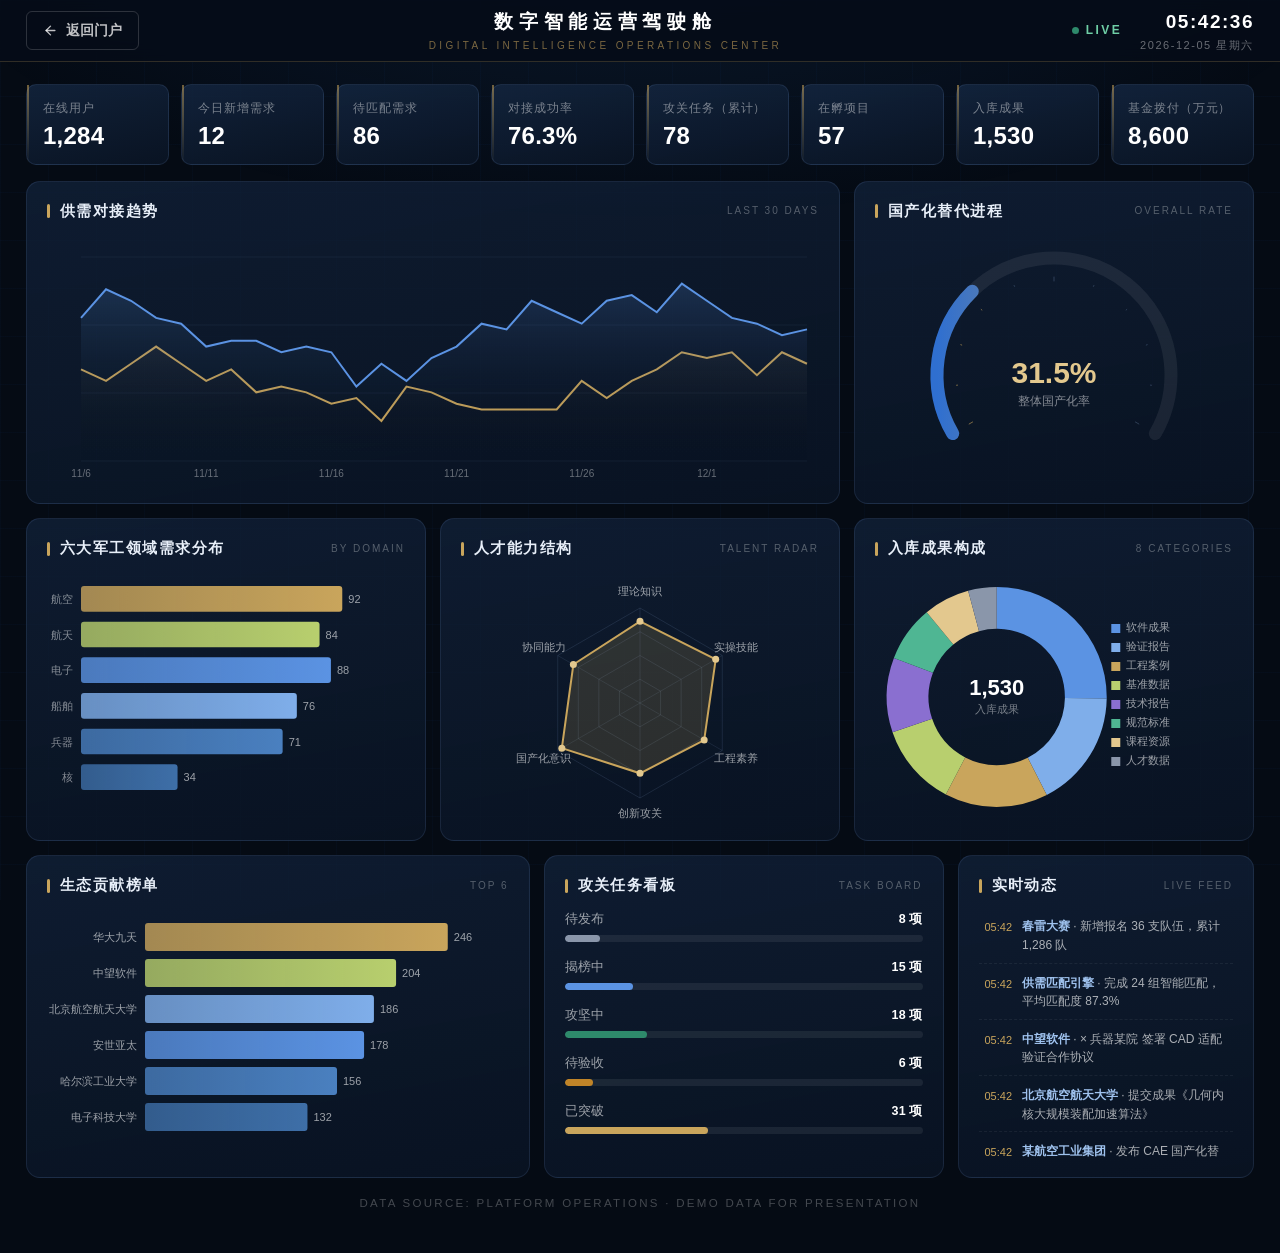
<file: dashboard.html>
<!DOCTYPE html>
<html lang="zh-CN">
<head>
<meta charset="UTF-8" />
<meta name="viewport" content="width=device-width, initial-scale=1.0" />
<meta name="theme-color" content="#050B14" />
<title>数字智能运营驾驶舱 · 国家国防科技工业软件产教研平台</title>
<meta name="description" content="国家国防科技工业软件产教研平台数字智能运营驾驶舱，实时呈现全平台关键运营数据。" />
<style>
/* ============================================================
   数字智能运营驾驶舱 · 设计系统
   深色大屏 · 值守蓝 + 军工金 · 零外部依赖
   ============================================================ */
:root{
  --navy-950:#050B14; --navy-900:#0A1526; --navy-800:#0D1B30; --navy-700:#12233D;
  --blue:#2F6FD0; --blue-2:#5B93E3; --blue-3:#7FAEEA; --blue-4:#9FC2EE;
  --gold:#C9A55C; --gold-2:#E3C88E;
  --green:#6FCFA6; --green-d:#2E8A6B;
  --purple:#8A6FD0; --teal:#4FB693; --amber:#C08428;
  --ink:#E8EFF9; --ink-2:rgba(255,255,255,.55); --ink-3:rgba(255,255,255,.3);
  --line:rgba(120,155,210,.14); --line-2:rgba(120,155,210,.22);
  --font:-apple-system,BlinkMacSystemFont,'PingFang SC','HarmonyOS Sans SC','MiSans','Noto Sans SC','Source Han Sans SC','Microsoft YaHei',sans-serif;
  --num:'Bahnschrift','DIN Alternate','Segoe UI',var(--font);
  --r-sm:6px; --r-md:10px; --r-lg:14px;
}
*{margin:0;padding:0;box-sizing:border-box}
html{-webkit-text-size-adjust:100%}
body{font-family:var(--font);color:var(--ink);background:var(--navy-950);line-height:1.6;font-size:14px;-webkit-font-smoothing:antialiased;overflow-x:hidden}
a{color:inherit;text-decoration:none}
button{font-family:inherit;cursor:pointer;border:none;background:none;color:inherit}
.num{font-family:var(--num);font-variant-numeric:tabular-nums;letter-spacing:.01em}
::-webkit-scrollbar{width:10px;height:10px}
::-webkit-scrollbar-track{background:var(--navy-950)}
::-webkit-scrollbar-thumb{background:#1C3150;border-radius:8px;border:2px solid var(--navy-950)}
::-webkit-scrollbar-thumb:hover{background:#29476e}

/* ---------- 驾驶舱主体 ---------- */
.cockpit{position:relative;min-height:100vh;background:var(--navy-950);overflow-y:auto}
.cockpit::before{content:'';position:fixed;inset:0;pointer-events:none;z-index:0;
  background:linear-gradient(rgba(47,111,208,.035) 1px,transparent 1px),linear-gradient(90deg,rgba(47,111,208,.035) 1px,transparent 1px);
  background-size:48px 48px}
.cockpit::after{content:'';position:fixed;inset:0;pointer-events:none;z-index:0;
  background:radial-gradient(1200px 500px at 50% -10%,rgba(47,111,208,.14),transparent 62%)}

/* ---------- 顶部栏 ---------- */
.cp-head{position:sticky;top:0;z-index:5;height:62px;background:rgba(6,13,24,.92);backdrop-filter:blur(12px);-webkit-backdrop-filter:blur(12px);
  border-bottom:1px solid rgba(201,165,92,.22);display:flex;align-items:center;gap:18px;padding:0 26px}
.cp-back{display:inline-flex;align-items:center;gap:8px;color:rgba(255,255,255,.75);font-size:13.5px;font-weight:600;
  padding:8px 16px;border:1px solid rgba(255,255,255,.16);border-radius:6px;transition:all .2s;flex:none}
.cp-back:hover{border-color:var(--gold);color:var(--gold-2)}
.cp-back svg{width:15px;height:15px}
.cp-title{text-align:center;flex:1}
.cp-title h1{color:#fff;font-size:19px;font-weight:800;letter-spacing:.3em}
.cp-title p{font-family:var(--num);font-size:10px;letter-spacing:.34em;color:rgba(201,165,92,.6);margin-top:1px}
.cp-right{display:flex;align-items:center;gap:18px;flex:none}
.cp-live{display:inline-flex;align-items:center;gap:7px;color:var(--green);font-size:12px;letter-spacing:.2em;font-weight:700}
.cp-live::before{content:'';width:7px;height:7px;border-radius:50%;background:var(--green-d);animation:pulse 1.6s infinite}
@keyframes pulse{0%,100%{opacity:1}50%{opacity:.25}}
.cp-clock{text-align:right;font-family:var(--num)}
.cp-clock .t{color:#fff;font-size:19px;font-weight:700;letter-spacing:.08em}
.cp-clock .d{color:rgba(255,255,255,.4);font-size:11px;letter-spacing:.14em}

/* ---------- 主体 ---------- */
.cp-body{position:relative;z-index:1;padding:22px 26px 40px;max-width:1560px;margin:0 auto}

/* KPI */
.cp-kpis{display:grid;grid-template-columns:repeat(8,1fr);gap:12px;margin-bottom:16px}
.kpi{position:relative;background:linear-gradient(165deg,rgba(20,38,64,.85),rgba(10,20,36,.9));border:1px solid rgba(120,155,210,.14);
  border-radius:var(--r-md);padding:14px 16px;cursor:default;transition:border-color .2s,transform .2s}
.kpi:hover{border-color:rgba(201,165,92,.45);transform:translateY(-2px)}
.kpi::before{content:'';position:absolute;left:0;top:0;bottom:0;width:2px;background:linear-gradient(180deg,var(--gold),transparent);opacity:.55}
.kpi span{font-size:11.5px;color:rgba(255,255,255,.45);letter-spacing:.08em;display:block}
.kpi b{font-family:var(--num);font-size:24px;color:#fff;font-weight:700;display:block;margin-top:6px;line-height:1.1}
.kpi b .suffix{font-size:13px;color:var(--blue-3);font-weight:500;margin-left:2px}

/* 图表网格 */
.cp-grid{display:grid;grid-template-columns:repeat(12,1fr);gap:14px}
.cp-card{background:linear-gradient(170deg,rgba(18,35,60,.72),rgba(10,20,36,.86));border:1px solid rgba(120,155,210,.14);
  border-radius:var(--r-lg);padding:18px 20px;min-width:0;position:relative}
.cp-card h3{color:var(--ink);font-size:14.5px;font-weight:600;letter-spacing:.1em;display:flex;align-items:center;gap:10px;margin-bottom:12px}
.cp-card h3::before{content:'';width:3px;height:14px;background:var(--gold);border-radius:2px;flex:none}
.cp-card h3 .sub{margin-left:auto;font-family:var(--num);font-size:10px;color:rgba(255,255,255,.3);letter-spacing:.2em;font-weight:400}
.chart{width:100%;height:250px;display:block}
.span-8{grid-column:span 8}.span-6{grid-column:span 6}.span-5{grid-column:span 5}.span-4{grid-column:span 4}.span-3{grid-column:span 3}

/* 攻关任务看板 */
.board{display:flex;flex-direction:column;gap:15px;margin-top:6px}
.board-row{cursor:default}
.board-row .bh{display:flex;justify-content:space-between;font-size:12.5px;color:rgba(255,255,255,.6);margin-bottom:6px}
.board-row .bh b{font-family:var(--num);color:#fff}
.board-row .bo{height:7px;background:rgba(255,255,255,.07);border-radius:4px;overflow:hidden}
.board-row .bo i{display:block;height:100%;border-radius:4px;width:0;transition:width 1.2s cubic-bezier(.2,.7,.3,1)}

/* 实时动态 */
.cp-feed{display:flex;flex-direction:column;gap:2px;max-height:250px;overflow:hidden;position:relative}
.feed-item{display:flex;gap:10px;padding:8px 6px;border-bottom:1px dashed rgba(255,255,255,.06);animation:feedIn .5s cubic-bezier(.2,.7,.3,1)}
@keyframes feedIn{from{opacity:0;transform:translateY(-10px)}to{opacity:1;transform:none}}
.feed-item .fi-t{font-family:var(--num);font-size:11px;color:var(--gold);flex:none;padding-top:2px}
.feed-item p{font-size:12px;color:rgba(255,255,255,.66);line-height:1.55}
.feed-item p b{color:var(--blue-4);font-weight:600}

.cp-note{margin-top:16px;text-align:center;font-size:11.5px;color:rgba(255,255,255,.25);letter-spacing:.2em;font-family:var(--num)}

/* ---------- Tooltip 悬浮提示 ---------- */
.cp-tip{position:fixed;z-index:999;display:none;pointer-events:none;max-width:260px;
  background:rgba(10,21,38,.97);border:1px solid rgba(201,165,92,.45);border-radius:8px;
  padding:10px 14px;box-shadow:0 12px 32px -8px rgba(0,0,0,.7)}
.cp-tip .tt{font-size:13px;color:#fff;font-weight:700;letter-spacing:.03em;margin-bottom:4px;display:flex;align-items:center;gap:6px}
.cp-tip .tt i{width:7px;height:7px;border-radius:50%;background:var(--gold);flex:none}
.cp-tip .tt .swatch{width:8px;height:8px;border-radius:2px;flex:none}
.cp-tip .row{display:flex;justify-content:space-between;gap:14px;font-size:12px;color:rgba(255,255,255,.6);line-height:1.9}
.cp-tip .row b{font-family:var(--num);color:var(--gold-2);font-weight:700}
.cp-tip .foot{margin-top:4px;font-size:11px;color:rgba(255,255,255,.38);line-height:1.5}

/* ---------- 响应式 ---------- */
@media (max-width:1240px){
  .cp-kpis{grid-template-columns:repeat(4,1fr)}
  .span-8,.span-6,.span-5{grid-column:span 12}
  .span-4,.span-3{grid-column:span 6}
}
@media (max-width:760px){
  .cp-body{padding:16px 12px 32px}
  .cp-kpis{grid-template-columns:repeat(2,1fr);gap:10px}
  .kpi b{font-size:21px}
  .span-4,.span-3{grid-column:span 12}
  .cp-head{padding:0 14px;gap:10px}
  .cp-title h1{font-size:14px;letter-spacing:.18em}
  .cp-title p{font-size:8.5px;letter-spacing:.2em}
  .cp-clock{display:none}
  .cp-back{padding:7px 12px;font-size:12.5px}
  .chart{height:210px}
}
</style>
</head>
<body>

<div class="cockpit">

  <!-- 顶部栏 -->
  <header class="cp-head">
    <a class="cp-back" href="index.html">
      <svg viewBox="0 0 24 24" fill="none" stroke="currentColor" stroke-width="2.2" stroke-linecap="round" stroke-linejoin="round"><path d="M19 12H5"/><path d="M12 19l-7-7 7-7"/></svg>
      返回门户
    </a>
    <div class="cp-title">
      <h1>数字智能运营驾驶舱</h1>
      <p>DIGITAL INTELLIGENCE OPERATIONS CENTER</p>
    </div>
    <div class="cp-right">
      <span class="cp-live">LIVE</span>
      <div class="cp-clock">
        <div class="t num" id="cpClock">--:--:--</div>
        <div class="d" id="cpDate">----</div>
      </div>
    </div>
  </header>

  <div class="cp-body">

    <!-- KPI -->
    <div class="cp-kpis" id="cpKpis">
      <div class="kpi" data-tip="在线用户 1,284 人 · 较昨日 +6.2% · 峰值 1,402"><span>在线用户</span><b class="num" data-kpi="1284">1,284</b></div>
      <div class="kpi" data-tip="今日新增需求 12 条 · 本月累计 86 条 · 来自军工/厂商/高校"><span>今日新增需求</span><b class="num" data-kpi="12">12</b></div>
      <div class="kpi" data-tip="待匹配需求 86 条 · 六维匹配引擎持续计算中"><span>待匹配需求</span><b class="num" data-kpi="86">86</b></div>
      <div class="kpi" data-tip="供需对接成功率 76.3% · 基于六维匹配模型"><span>对接成功率</span><b class="num" data-kpi="76.3" data-fix="1" data-suffix="%">76.3%</b></div>
      <div class="kpi" data-tip="累计攻关任务 78 项 · 卡脖子 P0 12 项 · 替代 P1 23 项"><span>攻关任务（累计）</span><b class="num" data-kpi="78">78</b></div>
      <div class="kpi" data-tip="在孵项目 57 项 · 创意→原型→产品→规模 四阶段"><span>在孵项目</span><b class="num" data-kpi="57">57</b></div>
      <div class="kpi" data-tip="入库成果 1,530 项 · 覆盖八类成果 · 三级分级管控"><span>入库成果</span><b class="num" data-kpi="1530">1,530</b></div>
      <div class="kpi" data-tip="基金拨付 8,600 万元 · 种子/攻关/转化三类基金"><span>基金拨付（万元）</span><b class="num" data-kpi="8600">8,600</b></div>
    </div>

    <!-- 图表网格 -->
    <div class="cp-grid">
      <div class="cp-card span-8"><h3>供需对接趋势<span class="sub">LAST 30 DAYS</span></h3><canvas class="chart" id="chTrend"></canvas></div>
      <div class="cp-card span-4"><h3>国产化替代进程<span class="sub">OVERALL RATE</span></h3><canvas class="chart" id="chGauge"></canvas></div>
      <div class="cp-card span-4"><h3>六大军工领域需求分布<span class="sub">BY DOMAIN</span></h3><canvas class="chart" id="chDomain"></canvas></div>
      <div class="cp-card span-4"><h3>人才能力结构<span class="sub">TALENT RADAR</span></h3><canvas class="chart" id="chRadar"></canvas></div>
      <div class="cp-card span-4"><h3>入库成果构成<span class="sub">8 CATEGORIES</span></h3><canvas class="chart" id="chDonut"></canvas></div>
      <div class="cp-card span-5"><h3>生态贡献榜单<span class="sub">TOP 6</span></h3><canvas class="chart" id="chRank"></canvas></div>
      <div class="cp-card span-4"><h3>攻关任务看板<span class="sub">TASK BOARD</span></h3>
        <div class="board" id="board">
          <div class="board-row" data-tip="待发布 8 项 · 已完成需求梳理与结构化入库"><div class="bh"><span>待发布</span><b class="num">8 项</b></div><div class="bo"><i data-w="10%" style="background:#8A96AA"></i></div></div>
          <div class="board-row" data-tip="揭榜中 15 项 · 面向全国公开征集攻关方案"><div class="bh"><span>揭榜中</span><b class="num">15 项</b></div><div class="bo"><i data-w="19%" style="background:#5B93E3"></i></div></div>
          <div class="board-row" data-tip="攻坚中 18 项 · 月度汇报 + 季度评审 + 里程碑考核"><div class="bh"><span>攻坚中</span><b class="num">18 项</b></div><div class="bo"><i data-w="23%" style="background:#2E8A6B"></i></div></div>
          <div class="board-row" data-tip="待验收 6 项 · 成果验收 + 军工确认"><div class="bh"><span>待验收</span><b class="num">6 项</b></div><div class="bo"><i data-w="8%" style="background:#C08428"></i></div></div>
          <div class="board-row" data-tip="已突破 31 项 · 成果入库并进入生态推广"><div class="bh"><span>已突破</span><b class="num">31 项</b></div><div class="bo"><i data-w="40%" style="background:#C9A55C"></i></div></div>
        </div>
      </div>
      <div class="cp-card span-3"><h3>实时动态<span class="sub">LIVE FEED</span></h3><div class="cp-feed" id="cpFeed"></div></div>
    </div>

    <div class="cp-note">DATA SOURCE: PLATFORM OPERATIONS · DEMO DATA FOR PRESENTATION</div>
  </div>
</div>

<!-- 悬浮提示 -->
<div class="cp-tip" id="cpTip"></div>

<script>
(function(){
  'use strict';
  var $=function(s,c){return (c||document).querySelector(s)};
  var $$=function(s,c){return Array.prototype.slice.call((c||document).querySelectorAll(s))};
  var DPR=Math.min(window.devicePixelRatio||1,2);

  /* ================= Tooltip ================= */
  var tipEl=$('#cpTip');
  function showTip(html,x,y){
    tipEl.innerHTML=html;
    tipEl.style.display='block';
    var w=tipEl.offsetWidth,h=tipEl.offsetHeight;
    var left=x+16,top=y-h-12;
    if(left+w>window.innerWidth-8)left=x-w-16;
    if(left<8)left=8;
    if(top<8)top=y+18;
    tipEl.style.left=left+'px';
    tipEl.style.top=top+'px';
  }
  function hideTip(){tipEl.style.display='none';}

  /* ================= KPI 悬浮 + 数字微动 ================= */
  $$('.kpi').forEach(function(k){
    k.addEventListener('mousemove',function(e){showTip('<div class="tt"><i></i>指标说明</div><div class="foot">'+k.getAttribute('data-tip')+'</div>',e.clientX,e.clientY)});
    k.addEventListener('mouseleave',hideTip);
  });

  /* ================= 时钟 ================= */
  function startClock(){
    function tick(){
      var n=new Date(),p=function(x){return (x<10?'0':'')+x};
      $('#cpClock').textContent=p(n.getHours())+':'+p(n.getMinutes())+':'+p(n.getSeconds());
      var wd=['日','一','二','三','四','五','六'];
      $('#cpDate').textContent=n.getFullYear()+'-'+p(n.getMonth()+1)+'-'+p(n.getDate())+' 星期'+wd[n.getDay()];
    }
    tick();setInterval(tick,1000);
    /* KPI 数字微动 */
    setInterval(function(){
      $$('#cpKpis [data-kpi]').forEach(function(el){
        var base=parseFloat(el.getAttribute('data-kpi')),fix=el.getAttribute('data-fix');
        var v=base+(Math.random()*base*.004*(Math.random()<.7?1:-1));
        v=fix?parseFloat(v.toFixed(1)):Math.round(v);
        el.textContent=v.toLocaleString('zh-CN')+(el.getAttribute('data-suffix')||'');
      });
    },3000);
  }

  /* ================= 图表引擎 ================= */
  function makeChart(id, draw, hit){
    var cv=$('#'+id);if(!cv)return;
    var ctx=cv.getContext('2d');
    var st={w:0,h:0};
    function resize(){
      st.w=cv.clientWidth;st.h=cv.clientHeight;
      cv.width=st.w*DPR;cv.height=st.h*DPR;
      ctx.setTransform(DPR,0,0,DPR,0,0);
    }
    function render(){ctx.clearRect(0,0,st.w,st.h);draw(ctx,st);}
    cv.addEventListener('mousemove',function(e){
      var r=cv.getBoundingClientRect();
      var info=hit(e.clientX-r.left,e.clientY-r.top,st);
      if(info){showTip(info.html,e.clientX,e.clientY);cv.style.cursor='pointer';}
      else{cv.style.cursor='default';hideTip();}
    });
    cv.addEventListener('mouseleave',hideTip);
    resize();render();
    window.addEventListener('resize',function(){resize();render();});
    return {cv:cv,ctx:ctx,st:st,render:render,resize:resize};
  }

  function tipRow(label,val,color){
    return '<div class="row"><span><span class="swatch" style="background:'+color+'"></span>'+label+'</span><b>'+val+'</b></div>';
  }

  /* ================= 1. 供需对接趋势（折线） ================= */
  (function(){
    var days=[],d1=[],d2=[];
    var now=new Date();
    for(var i=29;i>=0;i--){
      var t=new Date(now.getTime()-i*86400000);
      days.push((t.getMonth()+1)+'/'+t.getDate());
      d1.push(Math.round(18+Math.sin(i/4)*6+Math.random()*8));
      d2.push(Math.round(10+Math.sin(i/4+1)*4+Math.random()*7));
    }
    function draw(ctx,st){
      var padL=34,padR=12,padT=22,padB=24,cw=st.w-padL-padR,ch=st.h-padT-padB;
      var max=Math.max.apply(null,d1)*1.15;
      for(var g=0;g<=3;g++){var gy=padT+ch*g/3;ctx.strokeStyle='rgba(140,170,210,.08)';ctx.lineWidth=1;
        ctx.beginPath();ctx.moveTo(padL,gy);ctx.lineTo(st.w-padR,gy);ctx.stroke();}
      function px(i){return padL+(days.length===1?cw/2:cw*i/(days.length-1))}
      function py(v){return padT+ch*(1-v/max)}
      function line(data,color,fill){
        var grad=ctx.createLinearGradient(0,padT,0,padT+ch);
        grad.addColorStop(0,fill);grad.addColorStop(1,'rgba(0,0,0,0)');
        ctx.beginPath();data.forEach(function(v,i){i?ctx.lineTo(px(i),py(v)):ctx.moveTo(px(i),py(v))});
        ctx.lineTo(px(data.length-1),padT+ch);ctx.lineTo(px(0),padT+ch);ctx.closePath();
        ctx.fillStyle=grad;ctx.fill();
        ctx.beginPath();data.forEach(function(v,i){i?ctx.lineTo(px(i),py(v)):ctx.moveTo(px(i),py(v))});
        ctx.strokeStyle=color;ctx.lineWidth=2;ctx.stroke();
      }
      line(d2,'#C9A55C','rgba(201,165,92,.20)');
      line(d1,'#5B93E3','rgba(91,147,227,.28)');
      ctx.fillStyle='rgba(255,255,255,.38)';ctx.font='10px '+'"PingFang SC",sans-serif';ctx.textAlign='center';
      for(var k=0;k<days.length;k+=5)ctx.fillText(days[k],px(k),st.h-8);
    }
    function hit(x,y,st){
      var padL=34,cw=st.w-padL-12,ch=st.h-22-24;
      if(x<padL||x>st.w-12||y<22||y>st.h-24)return null;
      var i=Math.round((x-padL)/cw*(days.length-1));
      i=Math.max(0,Math.min(days.length-1,i));
      return {html:'<div class="tt"><i></i>'+days[i]+'</div>'
        +tipRow('需求发布',d1[i]+' 条','#5B93E3')
        +tipRow('成功对接',d2[i]+' 条','#C9A55C')};
    }
    var chart=makeChart('chTrend',draw,hit);
    /* 定时滚动 */
    setInterval(function(){
      var t=new Date();
      days.shift();days.push((t.getMonth()+1)+'/'+t.getDate());
      d1.shift();d1.push(Math.round(18+Math.random()*14));
      d2.shift();d2.push(Math.round(10+Math.random()*10));
      chart.render();
    },5000);
  })();

  /* ================= 2. 国产化替代进程（Gauge 仪表盘） ================= */
  (function(){
    var target=31.6,current=0;
    function draw(ctx,st){
      var cx=st.w/2,cy=st.h*0.56,R=Math.min(st.w,st.h)*0.5-8;
      var a0=150*Math.PI/180,a1=30*Math.PI/180;
      function arc(r,from,to,color,width){
        ctx.beginPath();ctx.arc(cx,cy,r,from,to,false);
        ctx.strokeStyle=color;ctx.lineWidth=width;ctx.lineCap='round';ctx.stroke();
      }
      /* 背景弧 */
      arc(R,a0,a1,'rgba(255,255,255,.07)',13);
      /* 刻度 */
      for(var i=0;i<=10;i++){
        var a=a0+(a1+Math.PI*2-a0)*(i/10);
        var r1=R-13-6,r2=R-13-(i%5===0?10:7);
        ctx.beginPath();
        ctx.moveTo(cx+Math.cos(a)*r1,cy+Math.sin(a)*r1);
        ctx.lineTo(cx+Math.cos(a)*r2,cy+Math.sin(a)*r2);
        ctx.strokeStyle=i/10<=target/100?'rgba(201,165,92,.6)':'rgba(140,170,210,.28)';
        ctx.lineWidth=1;ctx.stroke();
      }
      /* 进度弧 */
      var prog=a0+(a1+Math.PI*2-a0)*(current/100);
      var grad=ctx.createLinearGradient(cx-R,cy,cx+R,cy);
      grad.addColorStop(0,'#2F6FD0');grad.addColorStop(1,'#C9A55C');
      arc(R,a0,prog,grad,13);
      /* 中心文字 */
      ctx.fillStyle='#E3C88E';ctx.textAlign='center';
      ctx.font='700 30px '+"'Bahnschrift','Segoe UI',sans-serif";
      ctx.fillText(current.toFixed(1)+'%',cx,cy+8);
      ctx.fillStyle='rgba(255,255,255,.5)';ctx.font='12px '+"'PingFang SC',sans-serif";
      ctx.fillText('整体国产化率',cx,cy+30);
    }
    function hit(x,y,st){
      var cx=st.w/2,cy=st.h*0.56,R=Math.min(st.w,st.h)*0.5-8;
      var d=Math.sqrt((x-cx)*(x-cx)+(y-cy)*(y-cy));
      if(d>R+20)return null;
      return {html:'<div class="tt"><i></i>国产化替代进程</div>'
        +'<div class="row"><span>整体国产化率</span><b>'+target.toFixed(1)+'%</b></div>'
        +'<div class="row"><span>覆盖软件类型</span><b>CAD / CAE / EDA</b></div>'
        +'<div class="foot">目标 2027 年国产化率达 50% · 当前已替代 12 型装备场景</div>'};
    }
    var chart=makeChart('chGauge',draw,hit);
    /* 进入动画 */
    var t0=null;
    (function anim(ts){
      if(!t0)t0=ts;
      var p=Math.min((ts-t0)/1600,1),e=1-Math.pow(1-p,3);
      current=target*e;chart.render();
      if(p<1)requestAnimationFrame(anim);
    })(performance.now());
  })();

  /* ================= 3. 六大军工领域需求分布（横向柱状） ================= */
  (function(){
    var data=[['航空',92,'#C9A55C'],['航天',84,'#B8CF6E'],['电子',88,'#5B93E3'],['船舶',76,'#7FAEEA'],['兵器',71,'#4A80C0'],['核',34,'#3E6FA8']];
    function draw(ctx,st){
      var padL=34,padR=40,padT=12,padB=24,cw=st.w-padL-padR,ch=st.h-padT-padB;
      var max=100,bh=ch/data.length-10;
      data.forEach(function(d,i){
        var y=padT+i*(ch/data.length)+2;
        ctx.fillStyle='rgba(255,255,255,.5)';ctx.textAlign='right';ctx.font='11px '+"'PingFang SC',sans-serif";
        ctx.fillText(d[0],padL-8,y+bh/2+4);
        var bw=cw*(d[1]/max);
        var grad=ctx.createLinearGradient(padL,0,padL+bw,0);
        grad.addColorStop(0,d[2]+'cc');grad.addColorStop(1,d[2]);
        roundRect(ctx,padL,y,bw,bh,3);ctx.fillStyle=grad;ctx.fill();
        ctx.fillStyle='rgba(255,255,255,.6)';ctx.textAlign='left';ctx.font='11px '+"'Bahnschrift',sans-serif";
        ctx.fillText(d[1],padL+bw+6,y+bh/2+4);
      });
    }
    function roundRect(ctx,x,y,w,h,r){r=Math.min(r,w/2,h/2);ctx.beginPath();
      ctx.moveTo(x+r,y);ctx.arcTo(x+w,y,x+w,y+h,r);ctx.arcTo(x+w,y+h,x,y+h,r);ctx.arcTo(x,y+h,x,y,r);ctx.arcTo(x,y,x+w,y,r);ctx.closePath();}
    function hit(x,y,st){
      var padL=34,padT=12,ch=st.h-padT-24,cw=st.w-padL-40;
      if(x<padL||x>st.w)return null;
      var idx=Math.floor((y-padT)/(ch/data.length));
      if(idx<0||idx>=data.length)return null;
      var d=data[idx];
      return {html:'<div class="tt"><i></i>'+d[0]+'领域</div>'+tipRow('攻关需求',d[1]+' 条',d[2])};
    }
    makeChart('chDomain',draw,hit);
  })();

  /* ================= 4. 人才能力结构（雷达） ================= */
  (function(){
    var dims=[['理论知识',86],['实操技能',92],['工程素养',78],['创新攻关',74],['国产化意识',95],['协同能力',81]];
    function draw(ctx,st){
      var cx=st.w/2,cy=st.h/2+6,R=Math.min(st.w,st.h)/2-30;
      var n=dims.length;
      function ang(i){return -Math.PI/2+i*Math.PI*2/n}
      for(var ring=1;ring<=4;ring++){
        ctx.beginPath();
        for(var i=0;i<n;i++){var rr=R*ring/4;var x=cx+Math.cos(ang(i))*rr,y=cy+Math.sin(ang(i))*rr;i?ctx.lineTo(x,y):ctx.moveTo(x,y);}
        ctx.closePath();ctx.strokeStyle='rgba(140,170,210,.14)';ctx.lineWidth=1;ctx.stroke();
      }
      for(var a=0;a<n;a++){ctx.beginPath();ctx.moveTo(cx,cy);ctx.lineTo(cx+Math.cos(ang(a))*R,cy+Math.sin(ang(a))*R);
        ctx.strokeStyle='rgba(140,170,210,.12)';ctx.stroke();}
      ctx.beginPath();
      dims.forEach(function(d,i){var rr=R*clamp(d[1]/100,0,1);var x=cx+Math.cos(ang(i))*rr,y=cy+Math.sin(ang(i))*rr;i?ctx.lineTo(x,y):ctx.moveTo(x,y);});
      ctx.closePath();ctx.fillStyle='rgba(201,165,92,.18)';ctx.fill();
      ctx.strokeStyle='#C9A55C';ctx.lineWidth=2;ctx.stroke();
      dims.forEach(function(d,i){
        var rr=R*clamp(d[1]/100,0,1);
        ctx.beginPath();ctx.arc(cx+Math.cos(ang(i))*rr,cy+Math.sin(ang(i))*rr,3.5,0,Math.PI*2);
        ctx.fillStyle='#E3C88E';ctx.fill();
      });
      ctx.fillStyle='rgba(255,255,255,.6)';ctx.font='11px '+"'PingFang SC',sans-serif";ctx.textAlign='center';ctx.textBaseline='middle';
      dims.forEach(function(d,i){
        var lx=cx+Math.cos(ang(i))*(R+16),ly=cy+Math.sin(ang(i))*(R+16);
        ctx.fillText(d[0],lx,ly);
      });
      ctx.textBaseline='alphabetic';
    }
    function clamp(v,a,b){return Math.max(a,Math.min(b,v))}
    function hit(x,y,st){
      var cx=st.w/2,cy=st.h/2+6,R=Math.min(st.w,st.h)/2-30,n=dims.length;
      var best=-1,bd=1e9;
      for(var i=0;i<n;i++){
        var rr=R*clamp(dims[i][1]/100,0,1);
        var px=cx+Math.cos(-Math.PI/2+i*Math.PI*2/n)*rr,py=cy+Math.sin(-Math.PI/2+i*Math.PI*2/n)*rr;
        var d=(x-px)*(x-px)+(y-py)*(y-py);
        if(d<bd){bd=d;best=i;}
      }
      if(bd>24*24)return null;
      return {html:'<div class="tt"><i></i>'+dims[best][0]+'</div>'+tipRow('平台人才均值',dims[best][1]+' / 100','#C9A55C')};
    }
    makeChart('chRadar',draw,hit);
  })();

  /* ================= 5. 入库成果构成（环形） ================= */
  (function(){
    var data=[['软件成果',386,'#5B93E3'],['验证报告',264,'#7FAEEA'],['工程案例',232,'#C9A55C'],['基准数据',186,'#B8CF6E'],['技术报告',168,'#8A6FD0'],['规范标准',126,'#4FB693'],['课程资源',104,'#E3C88E'],['人才数据',64,'#8A96AA']];
    var total=data.reduce(function(a,b){return a+b[1]},0);
    function draw(ctx,st){
      var cx=st.w*0.34,cy=st.h/2,R=Math.min(st.w*0.32,st.h*0.44);
      var r0=R*0.62,start=-Math.PI/2;
      data.forEach(function(d){
        var ang=d[1]/total*Math.PI*2;
        ctx.beginPath();ctx.arc(cx,cy,R,start,start+ang);ctx.arc(cx,cy,r0,start+ang,start,true);ctx.closePath();
        ctx.fillStyle=d[2];ctx.fill();
        start+=ang;
      });
      ctx.fillStyle='#fff';ctx.textAlign='center';
      ctx.font='700 22px '+"'Bahnschrift',sans-serif";
      ctx.fillText(total.toLocaleString(),cx,cy-2);
      ctx.fillStyle='rgba(255,255,255,.45)';ctx.font='11px '+"'PingFang SC',sans-serif";
      ctx.fillText('入库成果',cx,cy+16);
      /* 图例 */
      var lx=st.w*0.66,ly=st.h/2-data.length/2*19+8;
      data.forEach(function(d,i){
        var y=ly+i*19;
        ctx.fillStyle=d[2];ctx.fillRect(lx,y-5,9,9);
        ctx.fillStyle='rgba(255,255,255,.6)';ctx.textAlign='left';ctx.font='11px '+"'PingFang SC',sans-serif";
        ctx.fillText(d[0],lx+15,y+2);
      });
    }
    function hit(x,y,st){
      var cx=st.w*0.34,cy=st.h/2,R=Math.min(st.w*0.32,st.h*0.44);
      var dx=x-cx,dy=y-cy,d=Math.sqrt(dx*dx+dy*dy);
      if(d<R*0.62||d>R)return null;
      var ang=Math.atan2(dy,dx)+Math.PI/2;if(ang<0)ang+=Math.PI*2;
      var acc=0,idx=-1;
      for(var i=0;i<data.length;i++){acc+=data[i][1]/total*Math.PI*2;if(ang<=acc){idx=i;break;}}
      if(idx<0)return null;
      var dd=data[idx];
      return {html:'<div class="tt"><i></i>'+dd[0]+'</div>'
        +tipRow('数量',dd[1].toLocaleString()+' 项',dd[2])
        +tipRow('占比',(dd[1]/total*100).toFixed(1)+'%',dd[2])};
    }
    makeChart('chDonut',draw,hit);
  })();

  /* ================= 6. 生态贡献榜单（TOP6 横向柱状） ================= */
  (function(){
    var data=[['华大九天',246,'#C9A55C'],['中望软件',204,'#B8CF6E'],['北京航空航天大学',186,'#7FAEEA'],['安世亚太',178,'#5B93E3'],['哈尔滨工业大学',156,'#4A80C0'],['电子科技大学',132,'#3E6FA8']];
    function draw(ctx,st){
      var padL=98,padR=44,padT=10,padB=24,cw=st.w-padL-padR,ch=st.h-padT-padB;
      var max=260,bh=ch/data.length-8;
      data.forEach(function(d,i){
        var y=padT+i*(ch/data.length)+4;
        ctx.fillStyle='rgba(255,255,255,.6)';ctx.textAlign='right';ctx.font='11px '+"'PingFang SC',sans-serif";
        ctx.fillText(d[0],padL-8,y+bh/2+4);
        var bw=cw*(d[1]/max);
        var grad=ctx.createLinearGradient(padL,0,padL+bw,0);
        grad.addColorStop(0,d[2]+'cc');grad.addColorStop(1,d[2]);
        roundRect(ctx,padL,y,bw,bh,3);ctx.fillStyle=grad;ctx.fill();
        ctx.fillStyle='rgba(255,255,255,.6)';ctx.textAlign='left';ctx.font='11px '+"'Bahnschrift',sans-serif";
        ctx.fillText(d[1],padL+bw+6,y+bh/2+4);
      });
    }
    function roundRect(ctx,x,y,w,h,r){r=Math.min(r,w/2,h/2);ctx.beginPath();
      ctx.moveTo(x+r,y);ctx.arcTo(x+w,y,x+w,y+h,r);ctx.arcTo(x+w,y+h,x,y+h,r);ctx.arcTo(x,y+h,x,y,r);ctx.arcTo(x,y,x+w,y,r);ctx.closePath();}
    function hit(x,y,st){
      var padL=98,padT=10,ch=st.h-padT-24;
      if(x<padL)return null;
      var idx=Math.floor((y-padT)/(ch/data.length));
      if(idx<0||idx>=data.length)return null;
      var d=data[idx];
      return {html:'<div class="tt"><i></i>'+d[0]+'</div>'+tipRow('生态贡献指数',d[1],d[2])+'<div class="foot">贡献维度：成果 · 人才 · 需求响应 · 技术推广</div>'};
    }
    makeChart('chRank',draw,hit);
  })();

  /* ================= 7. 攻关任务看板（进度条动画 + 悬浮） ================= */
  $$('#board .board-row').forEach(function(r){
    r.addEventListener('mousemove',function(e){showTip('<div class="tt"><i></i>攻关任务</div><div class="foot">'+r.getAttribute('data-tip')+'</div>',e.clientX,e.clientY)});
    r.addEventListener('mouseleave',hideTip);
  });
  setTimeout(function(){
    $$('#board .bo i').forEach(function(i){i.style.width=i.getAttribute('data-w')});
  },300);

  /* ================= 8. 实时动态 ================= */
  (function(){
    var pool=[
      ['华大九天','完成 EDA 时序工具 v3.2 适配验证，验证报告已入库'],
      ['某航空工业集团','发布 CAE 国产化替代需求 N-2026-086，预算 800 万元'],
      ['北京航空航天大学','提交成果《几何内核大规模装配加速算法》'],
      ['中望软件','× 兵器某院 签署 CAD 适配验证合作协议'],
      ['供需匹配引擎','完成 24 组智能匹配，平均匹配度 87.3%'],
      ['春雷大赛','新增报名 36 支队伍，累计 1,286 队'],
      ['哈尔滨工程大学','32 名学员通过 L3 认证考核'],
      ['专项基金','完成本月第二笔拨付，金额 120 万元'],
      ['安世亚太','仿真数据管理模块通过中期评审'],
      ['概伦电子','器件建模精度对标达 98%，进入推广期']
    ];
    var feed=$('#cpFeed'),idx=0;
    function add(){
      var it=pool[idx%pool.length];idx++;
      var n=new Date(),p=function(x){return (x<10?'0':'')+x};
      var d=document.createElement('div');
      d.className='feed-item';
      d.innerHTML='<span class="fi-t">'+p(n.getHours())+':'+p(n.getMinutes())+'</span><p><b>'+it[0]+'</b> · '+it[1]+'</p>';
      feed.insertBefore(d,feed.firstChild);
      while(feed.children.length>9)feed.removeChild(feed.lastChild);
    }
    for(var i=0;i<6;i++)add();
    setInterval(add,4000);
  })();

  /* ================= 启动 ================= */
  startClock();
})();
</script>
</body>
</html>
</file>
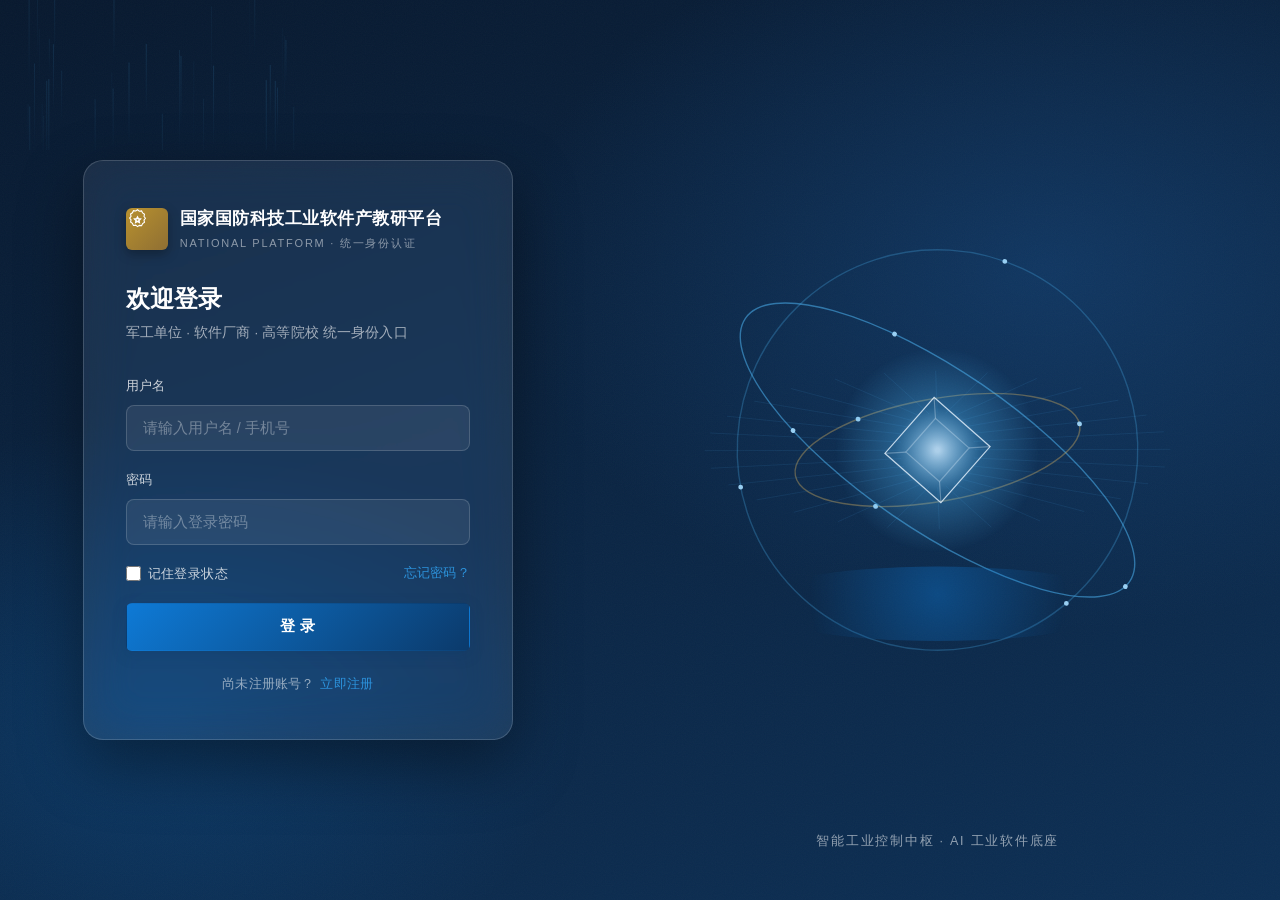
<file: login.html>
<!DOCTYPE html>
<html lang="zh-CN">
<head>
<meta charset="UTF-8" />
<meta name="viewport" content="width=device-width, initial-scale=1.0" />
<title>用户登录 · 国家国防科技工业软件产教研平台</title>
<meta name="description" content="国家国防科技工业软件产教研平台用户登录入口。" />
<link rel="stylesheet" href="assets/css/main.css" />
</head>
<body class="auth-body">

<div class="auth-shell noise">
  <div class="auth-shell__bg"></div>
  <canvas id="authFlow" class="auth-shell__flow"></canvas>

  <!-- 左侧 · 玻璃登录表单 -->
  <div class="auth-panel">
    <div class="auth-card">
      <div class="auth-card__brand">
        <span class="brand__emblem">
          <svg viewBox="0 0 24 24" fill="none" stroke="#fff" stroke-width="1.6">
            <path d="M12 2.5l2.6 2.1 3.3-.4 1.5 3 2.7 1.9-.7 3.2 2 2.6-2 2.6.7 3.2-2.7 1.9-1.5 3-3.3-.4L12 27l-2.6-2.1-3.3.4-1.5-3-2.7-1.9.7-3.2-2-2.6 2-2.6-.7-3.2 2.7-1.9 1.5-3 3.3.4z" transform="scale(0.72) translate(4.7 0)"/>
            <path d="M12 9.5l.9 1.8 2 .3-1.45 1.4.34 2L12 14l-1.8.95.35-2L9.1 11.6l2-.3z"/>
          </svg>
        </span>
        <div>
          <b>国家国防科技工业软件产教研平台</b>
          <span>NATIONAL PLATFORM · 统一身份认证</span>
        </div>
      </div>

      <h1>欢迎登录</h1>
      <p>军工单位 · 软件厂商 · 高等院校 统一身份入口</p>

      <form id="loginForm" autocomplete="off">
        <div class="field">
          <label for="loginUser">用户名</label>
          <input type="text" id="loginUser" placeholder="请输入用户名 / 手机号" />
        </div>
        <div class="field">
          <label for="loginPass">密码</label>
          <input type="password" id="loginPass" placeholder="请输入登录密码" />
        </div>
        <div class="field field--row">
          <label style="display:flex;align-items:center;gap:7px;cursor:pointer">
            <input type="checkbox" style="width:15px;height:15px;accent-color:#0e7ad6" /> 记住登录状态
          </label>
          <a href="javascript:void(0)">忘记密码？</a>
        </div>
        <button type="submit" id="loginBtn" class="btn btn--primary">登 录</button>
      </form>

      <div class="auth-alt">尚未注册账号？<a href="javascript:void(0)">立即注册</a></div>
    </div>
  </div>

  <!-- 右侧 · 立体 3D 智能工业控制中枢 -->
  <div class="auth-visual">
    <canvas id="authVisual" class="auth-visual__canvas"></canvas>
    <div class="auth-visual__caption">智能工业控制中枢 · AI 工业软件底座</div>
  </div>
</div>

<script src="assets/js/main.js"></script>
</body>
</html>
</file>
<file: assets/css/main.css>
/* ==========================================================================
   国家国防科技工业软件产教研平台 · 全站设计系统
   --------------------------------------------------------------------------
   设计基调：极简 · 科技 · 高级 · 军工特色
   色彩策略：浅色基底（值守蓝 + 科技蓝 + 军工金 + 中国红点缀）
   动效原则：克制、自然、有呼吸感
   ========================================================================== */

/* --------------------------------------------------------------------------
   1. 设计 Token
   -------------------------------------------------------------------------- */
:root {
  /* 基底色 —— 浅色为主，避免过深色调 */
  --bg: #f4f7fb;
  --bg-soft: #eef2f8;
  --surface: #ffffff;
  --surface-2: #f9fbfe;

  /* 文字 */
  --ink: #12233d;          /* 主文字：深海藏青 */
  --ink-2: #45546c;        /* 次级文字 */
  --ink-3: #7a8899;        /* 弱文字 */

  /* 主色 —— 值守蓝 */
  --primary: #0b3a6b;
  --primary-2: #14477d;
  --primary-3: #1c5a9c;

  /* 科技蓝点缀 */
  --accent: #0e7ad6;
  --accent-2: #2f9be8;
  --accent-soft: #e6f2fc;

  /* 军工金 —— 尊贵点缀，克制使用 */
  --gold: #b08a34;
  --gold-2: #d3ac5c;
  --gold-soft: #f7f0dd;

  /* 中国红 —— 关键数据 / 标识 */
  --red: #c2382c;
  --red-soft: #fbecea;

  /* 深海军蓝（工业分割条 / 横幅） */
  --navy-950:#060D18; --navy-900:#0A1526; --navy-850:#0D1B30; --navy-800:#12253F; --navy-700:#173254;
  /* 科技蓝体系 */
  --blue:#2F6FD0; --blue-2:#5B93E3; --blue-t:#EAF1FA; --blue-d:#24558F;
  /* 辅助色 */
  --gold-t:#F6EFDF; --gold-d:#8F6F33;
  --teal:#2E8A6B; --teal-t:#E3F2EC;
  --purple:#6A55B8; --purple-t:#EEEAF8;
  --amber:#C08428; --amber-t:#FAF3E2;

  /* 边框与分隔 */
  --line: #e2e8f2;
  --line-2: #d3dde9;

  /* 玻璃质感 */
  --glass: rgba(255, 255, 255, 0.72);
  --glass-strong: rgba(255, 255, 255, 0.9);
  --glass-border: rgba(255, 255, 255, 0.55);

  /* 阴影 —— 细、轻 */
  --shadow-xs: 0 1px 2px rgba(18, 35, 61, 0.04);
  --shadow-sm: 0 2px 8px rgba(18, 35, 61, 0.06);
  --shadow-md: 0 8px 24px rgba(18, 35, 61, 0.08);
  --shadow-lg: 0 18px 48px rgba(18, 35, 61, 0.12);
  --shadow-card: 0 1px 0 rgba(18, 35, 61, 0.03), 0 10px 30px rgba(18, 35, 61, 0.07);

  /* 圆角 —— 克制，避免大圆角堆叠 */
  --r-sm: 6px;
  --r-md: 10px;
  --r-lg: 16px;

  /* 字体 */
  --font-sans: "PingFang SC", "Microsoft YaHei", "Noto Sans SC", "Source Han Sans SC", "Helvetica Neue", Arial, sans-serif;
  --font-serif: "Noto Serif SC", "Source Han Serif SC", "Songti SC", "STSong", "SimSun", serif;
  --font-mono: "SFMono-Regular", "JetBrains Mono", Consolas, "Liberation Mono", monospace;

  /* 动效 */
  --ease: cubic-bezier(0.22, 0.61, 0.36, 1);
  --dur: 0.32s;
  --dur-slow: 0.55s;

  /* 容器 */
  --container: 1240px;
}

/* --------------------------------------------------------------------------
   2. Reset & 基础排版
   -------------------------------------------------------------------------- */
*, *::before, *::after { box-sizing: border-box; margin: 0; padding: 0; }

html { scroll-behavior: smooth; -webkit-text-size-adjust: 100%; }

body {
  font-family: var(--font-sans);
  color: var(--ink);
  background: var(--bg);
  font-size: 15px;
  line-height: 1.7;
  -webkit-font-smoothing: antialiased;
  -moz-osx-font-smoothing: grayscale;
  letter-spacing: 0.01em;
  overflow-x: hidden;
}

img { max-width: 100%; display: block; }
a { color: inherit; text-decoration: none; }
button { font-family: inherit; cursor: pointer; border: none; background: none; color: inherit; }
ul, ol { list-style: none; }
::selection { background: rgba(14, 122, 214, 0.18); color: var(--ink); }

/* 细滚动条 */
::-webkit-scrollbar { width: 10px; height: 10px; }
::-webkit-scrollbar-track { background: var(--bg); }
::-webkit-scrollbar-thumb { background: #c4d0de; border-radius: 8px; border: 2px solid var(--bg); }
::-webkit-scrollbar-thumb:hover { background: #a9bacd; }

/* 细噪点纹理（克制） */
.noise::after {
  content: "";
  position: absolute; inset: 0;
  pointer-events: none;
  opacity: 0.035;
  background-image: url("data:image/svg+xml,%3Csvg xmlns='http://www.w3.org/2000/svg' width='120' height='120'%3E%3Cfilter id='n'%3E%3CfeTurbulence type='fractalNoise' baseFrequency='0.9' numOctaves='2'/%3E%3C/filter%3E%3Crect width='120' height='120' filter='url(%23n)'/%3E%3C/svg%3E");
}

/* 网格底纹 */
.grid-bg {
  background-image:
    linear-gradient(rgba(11, 58, 107, 0.05) 1px, transparent 1px),
    linear-gradient(90deg, rgba(11, 58, 107, 0.05) 1px, transparent 1px);
  background-size: 44px 44px;
}

/* 标题 */
h1, h2, h3, h4, h5 { font-weight: 700; line-height: 1.3; letter-spacing: 0.005em; }

/* 容器 */
.container { width: 100%; max-width: var(--container); margin: 0 auto; padding: 0 28px; }
.container--wide { max-width: 1440px; }

/* 区块通用 */
.section { position: relative; padding: 84px 0; }
.section--tight { padding: 56px 0; }

/* --------------------------------------------------------------------------
   3. 通用组件
   -------------------------------------------------------------------------- */

/* 按钮 */
.btn {
  display: inline-flex; align-items: center; justify-content: center; gap: 8px;
  height: 42px; padding: 0 22px;
  font-size: 14px; font-weight: 600;
  border-radius: var(--r-sm);
  border: 1px solid transparent;
  transition: transform var(--dur) var(--ease), box-shadow var(--dur) var(--ease),
              background var(--dur) var(--ease), border-color var(--dur) var(--ease);
  white-space: nowrap;
  letter-spacing: 0.02em;
}
.btn:active { transform: translateY(1px); }

.btn--primary {
  background: var(--primary); color: #fff;
  box-shadow: 0 4px 14px rgba(11, 58, 107, 0.28);
}
.btn--primary:hover { background: var(--primary-2); box-shadow: 0 8px 22px rgba(11, 58, 107, 0.34); transform: translateY(-1px); }

.btn--ghost {
  background: transparent; color: var(--primary);
  border-color: var(--line-2);
}
.btn--ghost:hover { border-color: var(--primary); background: var(--accent-soft); }

.btn--gold {
  background: linear-gradient(135deg, #c9a24a, #a8812f); color: #fff;
  box-shadow: 0 4px 14px rgba(176, 138, 52, 0.3);
}
.btn--gold:hover { box-shadow: 0 8px 22px rgba(176, 138, 52, 0.4); transform: translateY(-1px); }

.btn--sm { height: 34px; padding: 0 14px; font-size: 13px; }
.btn--lg { height: 50px; padding: 0 30px; font-size: 15px; }

/* 标签 */
.tag {
  display: inline-flex; align-items: center; gap: 5px;
  height: 24px; padding: 0 10px;
  font-size: 12px; font-weight: 500;
  border-radius: 4px;
  letter-spacing: 0.03em;
}
.tag--blue { background: var(--accent-soft); color: var(--primary-3); }
.tag--gold { background: var(--gold-soft); color: #8a6a20; }
.tag--red { background: var(--red-soft); color: var(--red); }
.tag--line { background: transparent; color: var(--ink-3); border: 1px solid var(--line-2); }

/* --------------------------------------------------------------------------
   4. 顶部导航栏
   -------------------------------------------------------------------------- */
.site-header {
  position: fixed; top: 0; left: 0; right: 0; z-index: 1000;
  height: 96px;
  background: linear-gradient(180deg, #0a2746 0%, #0c2f52 55%, #0e345a 100%);
  border-bottom: 1px solid rgba(201,165,92,.32);
  transition: box-shadow var(--dur) var(--ease), height var(--dur) var(--ease);
}
.site-header.is-scrolled { box-shadow: 0 8px 28px rgba(3, 12, 24, 0.5); }
.site-header__bg { position: absolute; inset: 0; pointer-events: none; z-index: 0; overflow: hidden; }
.gear-silhouette { position: absolute; left: 0; bottom: 0; width: 100%; height: 96px; display: block; }

.site-header__inner {
  position: relative; z-index: 1;
  display: flex; align-items: center; justify-content: space-between;
  height: 100%;
}

/* 品牌标识 */
.brand { display: flex; align-items: center; gap: 12px; }
.brand__emblem {
  width: 42px; height: 42px; flex-shrink: 0;
  display: grid; place-items: center;
  border-radius: var(--r-sm);
  background: linear-gradient(135deg, #b8912f, #8f6f33);
  box-shadow: 0 4px 12px rgba(0, 0, 0, 0.3);
  position: relative; overflow: hidden;
}
.brand__emblem svg { width: 23px; height: 23px; }
.brand__name { line-height: 1.2; }
.brand__name b {
  display: block; font-size: 17px; font-weight: 700; color: #fff;
  letter-spacing: 0.03em;
}
.brand__name span {
  display: block; font-size: 10.5px; color: rgba(255,255,255,.45);
  letter-spacing: 0.18em; margin-top: 2px;
}

/* 主导航 */
.main-nav { display: flex; align-items: center; height: 100%; }
.main-nav__item { position: static; height: 100%; display: flex; align-items: center; }
.main-nav__link {
  position: relative; display: flex; align-items: center; gap: 5px;
  height: 100%; padding: 0 18px;
  font-size: 15px; font-weight: 500; color: rgba(255,255,255,.85);
  transition: color var(--dur) var(--ease);
  letter-spacing: 0.02em;
}
.main-nav__link .caret {
  width: 0; height: 0; margin-top: 2px;
  border-left: 4px solid transparent; border-right: 4px solid transparent;
  border-top: 5px solid currentColor;
  transition: transform var(--dur) var(--ease);
  opacity: 0.5;
}
.main-nav__link::after {
  content: ""; position: absolute; left: 18px; right: 18px; bottom: -1px;
  height: 2px; background: var(--gold-2);
  transform: scaleX(0); transform-origin: center;
  transition: transform var(--dur) var(--ease);
}
.main-nav__item:hover .main-nav__link,
.main-nav__item.is-active .main-nav__link { color: var(--gold-2); }
.main-nav__item:hover .main-nav__link .caret { transform: rotate(180deg); opacity: 1; }
.main-nav__item:hover .main-nav__link::after { transform: scaleX(1); }

/* 右侧操作区 */
.header-actions { display: flex; align-items: center; gap: 12px; }
.header-actions .btn--ghost { color: rgba(255,255,255,.85); border-color: rgba(255,255,255,.3); }
.header-actions .btn--ghost:hover { color: #fff; border-color: var(--gold-2); background: rgba(255,255,255,.06); }
.header-actions .btn--primary { background: linear-gradient(135deg, #b8912f, #8f6f33); box-shadow: 0 4px 14px rgba(0,0,0,.3); }
.header-actions .btn--primary:hover { background: linear-gradient(135deg, #c9a24a, #a8812f); }

/* Mega 下拉面板 */
.mega-panel {
  position: fixed; left: 0; right: 0; top: 96px;
  background: rgba(255, 255, 255, 0.98);
  backdrop-filter: blur(22px) saturate(1.3);
  -webkit-backdrop-filter: blur(22px) saturate(1.3);
  border-bottom: 1px solid var(--line);
  box-shadow: 0 24px 48px rgba(18, 35, 61, 0.16);
  opacity: 0; visibility: hidden; transform: translateY(-8px);
  transition: opacity var(--dur) var(--ease), transform var(--dur) var(--ease), visibility var(--dur);
  pointer-events: none;
}
.main-nav__item:hover .mega-panel,
.mega-panel.is-open { opacity: 1; visibility: visible; transform: translateY(0); pointer-events: auto; }

.mega-panel__inner { display: flex; padding: 30px 0 34px; gap: 36px; }
.mega-panel__intro { flex: 0 0 200px; padding-right: 28px; border-right: 1px solid var(--line); display: flex; align-items: center; }
.mega-panel__intro b { display: block; font-size: 19px; color: var(--ink); font-weight: 700; letter-spacing: 0.04em; }
.mega-panel__cols { flex: 1; display: grid; grid-template-columns: repeat(3, 1fr); gap: 10px 20px; }

.mega-item {
  display: flex; gap: 12px; padding: 12px 14px;
  align-items: center;
  border-radius: var(--r-md);
  transition: background var(--dur) var(--ease), transform var(--dur) var(--ease);
}
.mega-item:hover { background: var(--accent-soft); transform: translateX(2px); }
.mega-item__icon {
  flex-shrink: 0; width: 36px; height: 36px;
  display: grid; place-items: center;
  border-radius: 8px; color: var(--primary);
  background: var(--accent-soft); border: 1px solid var(--line);
}
.mega-item__icon svg { width: 18px; height: 18px; }
.mega-item b { display: block; font-size: 14px; color: var(--ink); font-weight: 600; }
.mega-item span { display: block; font-size: 12px; color: var(--ink-3); margin-top: 2px; line-height: 1.5; }

/* 移动端汉堡 */
.nav-toggle { display: none; width: 42px; height: 42px; position: relative; }
.nav-toggle span {
  position: absolute; left: 10px; right: 10px; height: 2px;
  background: #fff; border-radius: 1px;
  transition: transform var(--dur) var(--ease), opacity var(--dur) var(--ease), top var(--dur) var(--ease);
}
.nav-toggle span:nth-child(1) { top: 15px; }
.nav-toggle span:nth-child(2) { top: 21px; }
.nav-toggle span:nth-child(3) { top: 27px; }

/* --------------------------------------------------------------------------
   5. 主视觉 Hero
   -------------------------------------------------------------------------- */
.hero {
  position: relative; min-height: 100vh;
  display: flex; flex-direction: column; align-items: center; justify-content: center;
  padding: 108px 0 64px;
  overflow: hidden;
  background:
    radial-gradient(1100px 520px at 50% -8%, rgba(62, 122, 184, 0.88), rgba(30, 72, 120, 0.5) 58%, transparent 80%),
    linear-gradient(180deg, #174474 0%, #1c4f82 40%, #20588f 100%);
}
.hero__canvas { position: absolute; inset: 0; width: 100%; height: 100%; z-index: 1; }
.hero__grid {
  position: absolute; inset: 0; z-index: 0; opacity: 0.5;
  background-image:
    linear-gradient(rgba(255,255,255,0.05) 1px, transparent 1px),
    linear-gradient(90deg, rgba(255,255,255,0.05) 1px, transparent 1px);
  background-size: 60px 60px;
  mask-image: radial-gradient(ellipse at center, #000 20%, transparent 78%);
  -webkit-mask-image: radial-gradient(ellipse at center, #000 20%, transparent 78%);
}
.hero__content { position: relative; z-index: 2; text-align: center; color: #fff; transform: translateY(-54px); }

.hero__title {
  font-family: var(--font-serif);
  font-size: clamp(36px, 5.4vw, 64px);
  font-weight: 700; line-height: 1.12;
  letter-spacing: 0.06em;
  background: linear-gradient(180deg, #ffffff 30%, #dbe6f2 100%);
  -webkit-background-clip: text; background-clip: text;
  -webkit-text-fill-color: transparent;
  margin-bottom: 22px;
}
.hero__title .accent-gold {
  background: linear-gradient(180deg, #f6dfa0, #c9a24a 78%);
  -webkit-background-clip: text; background-clip: text;
  -webkit-text-fill-color: transparent;
}
.hero__subtitle {
  font-size: clamp(15px, 1.9vw, 20px);
  font-weight: 400; line-height: 1.9;
  color: rgba(255,255,255,0.88);
  letter-spacing: 0.08em;
  max-width: 820px; margin: 0 auto;
}

/* 主视觉 Elevated Cards */
.hero__cards {
  position: relative; z-index: 2;
  margin-top: 42px;
  width: 100%;
  display: grid; grid-template-columns: repeat(7, 1fr); gap: 14px;
}
.hcard {
  display: flex; flex-direction: column; justify-content: space-between; gap: 8px;
  height: 128px; padding: 14px 14px 12px;
  background: rgba(255,255,255,0.1);
  border: 1px solid rgba(255,255,255,0.18);
  border-radius: var(--r-md);
  backdrop-filter: blur(8px) saturate(1.2);
  -webkit-backdrop-filter: blur(8px) saturate(1.2);
  box-shadow: 0 6px 18px rgba(4, 16, 32, 0.25);
  cursor: pointer;
  transition: transform var(--dur) var(--ease), background var(--dur) var(--ease), border-color var(--dur) var(--ease);
  overflow: hidden;
}
.hcard:hover { background: rgba(255,255,255,0.18); border-color: rgba(227,200,142,.6); transform: translateY(-4px); }
.hcard__head { display: flex; align-items: center; gap: 9px; min-width: 0; }
.hcard__thumb {
  flex-shrink: 0; width: 36px; height: 36px;
  display: grid; place-items: center;
  border-radius: 8px;
  background: linear-gradient(135deg, rgba(227,200,142,.24), rgba(201,165,92,.1));
  color: var(--gold-2);
}
.hcard__thumb .ico { width: 19px; height: 19px; }
.hcard__name {
  min-width: 0; font-size: 14px; color: #fff; font-weight: 600;
  white-space: nowrap; overflow: hidden; text-overflow: ellipsis;
}
.hcard__body { display: flex; flex-direction: column; gap: 6px; min-width: 0; }
.hcard__row { display: flex; align-items: baseline; justify-content: space-between; gap: 8px; }
.hcard__label { flex-shrink: 0; font-size: 11px; color: rgba(255,255,255,.55); letter-spacing: .03em; }
.hcard__num {
  font-family: var(--font-mono); font-size: 21px; font-weight: 700; line-height: 1;
  color: var(--gold-2); white-space: nowrap; font-variant-numeric: tabular-nums;
}
.hcard__num i { font-style: normal; font-size: 11px; font-weight: 600; margin-left: 3px; color: rgba(255,255,255,.62); }
.hcard__tags {
  font-size: 11px; color: rgba(255,255,255,.6); line-height: 1.4;
  white-space: nowrap; overflow: hidden; text-overflow: ellipsis;
}
.hcard--class { border-color: rgba(227,200,142,.55); background: linear-gradient(135deg, rgba(201,165,92,.28), rgba(201,165,92,.08)); }
.hcard--class .hcard__thumb { background: linear-gradient(135deg, #c9a24a, #8f6f33); color: #fff; }
.hcard--class .hcard__num { color: #f6dfa0; }

.hero__scroll {
  position: absolute; bottom: 22px; left: 50%; transform: translateX(-50%);
  z-index: 2; color: rgba(255,255,255,0.6);
  font-size: 12px; letter-spacing: 0.2em;
  display: none; flex-direction: column; align-items: center; gap: 8px;
}
.hero__scroll i {
  width: 1px; height: 30px; background: linear-gradient(180deg, transparent, rgba(255,255,255,0.7));
  animation: scrollLine 2.2s var(--ease) infinite;
}
@keyframes scrollLine { 0% { transform: scaleY(0); transform-origin: top; } 50% { transform: scaleY(1); transform-origin: top; } 51% { transform-origin: bottom; } 100% { transform: scaleY(0); transform-origin: bottom; } }

/* --------------------------------------------------------------------------
   6. 横贯式数据卡片
   -------------------------------------------------------------------------- */
.stat-band {
  position: relative; z-index: 5;
  margin-top: -154px;
  padding: 0 0 8px;
}
.stat-band__grid {
  display: grid; grid-template-columns: repeat(8, 1fr); gap: 14px;
}
.stat-card {
  position: relative;
  background: var(--surface);
  border: 1px solid var(--line);
  border-radius: var(--r-lg);
  padding: 34px 20px 28px;
  box-shadow: var(--shadow-card);
  text-align: center;
  transition: transform var(--dur-slow) var(--ease), box-shadow var(--dur-slow) var(--ease), border-color var(--dur) var(--ease);
  overflow: hidden;
  cursor: pointer;
}
/* 立体感：底部轻投影 + 顶部高光 */
.stat-card::before {
  content: ""; position: absolute; inset: 0;
  background: linear-gradient(180deg, rgba(255,255,255,0.6), transparent 42%);
  pointer-events: none;
}
.stat-card::after {
  content: ""; position: absolute; left: 18%; right: 18%; bottom: 0; height: 3px;
  background: linear-gradient(90deg, transparent, var(--accent), transparent);
  opacity: 0.45; transition: opacity var(--dur) var(--ease), left var(--dur) var(--ease), right var(--dur) var(--ease);
}
.stat-card:hover { transform: translateY(-6px); box-shadow: var(--shadow-lg); border-color: var(--line-2); }
.stat-card:hover::after { opacity: 1; left: 6%; right: 6%; }
.stat-card__num {
  font-family: var(--font-mono);
  font-size: 42px; font-weight: 800; line-height: 1;
  color: var(--primary);
  letter-spacing: -0.02em;
  font-variant-numeric: tabular-nums;
  white-space: nowrap;
}
.stat-card__num .unit { font-size: 16px; font-weight: 700; margin-left: 3px; color: var(--primary-3); }
.stat-card__label { margin: 0 0 14px; font-size: 15px; font-weight: 600; color: var(--ink); letter-spacing: 0.08em; }
.stat-card--gold .stat-card__num { color: var(--gold); }
.stat-card--gold .stat-card__num .unit { color: var(--gold-2); }
.stat-card--red .stat-card__num { color: var(--red); }
.stat-card--red .stat-card__num .unit { color: var(--red); }
/* 数字运营驾驶舱入口卡（协调但突出） */
.stat-card--dash {
  background: linear-gradient(160deg, #0e2b4e, #1a4c7e);
  border-color: rgba(201,165,92,.45);
}
.stat-card--dash::after { background: linear-gradient(90deg, transparent, var(--gold-2), transparent); }
.stat-card--dash:hover { border-color: var(--gold); }
.stat-card__dash-icon {
  display: flex; justify-content: center; align-items: center;
  height: 50px;
  color: var(--gold-2);
}
.stat-card__dash-icon svg { width: 42px; height: 42px; }
.stat-card--dash .stat-card__label { color: #fff; margin: 14px 0 0; }

/* --------------------------------------------------------------------------
   7. 横贯式工业分割条 + 内容分区（参考产教研平台设计）
   -------------------------------------------------------------------------- */
.sec { scroll-margin-top: 80px; }
.ico { width: 18px; height: 18px; flex: none; }

/* 深色工业分割条 */
.sec-divider {
  background: linear-gradient(90deg, var(--navy-950), var(--navy-850) 18%, var(--navy-850) 82%, var(--navy-950));
  border-top: 1px solid rgba(201,165,92,.2);
  border-bottom: 1px solid rgba(255,255,255,.06);
  position: relative; overflow: hidden;
}
.sd-inner { display: flex; align-items: center; gap: 22px; padding: 20px 0; position: relative; z-index: 2; }
.sd-num {
  font-family: var(--font-mono); font-size: 44px; font-weight: 700;
  color: transparent; -webkit-text-stroke: 1px rgba(201,165,92,.75);
  letter-spacing: .04em; line-height: 1; flex: none;
}
.sd-titles { flex: none; }
.sd-title { color: #fff; font-size: 22px; font-weight: 700; letter-spacing: .12em; line-height: 1.3; }
.sd-en { color: rgba(201,165,92,.66); font-size: 10.5px; letter-spacing: .3em; font-family: var(--font-mono); margin-top: 3px; text-transform: uppercase; }
.sd-ruler {
  flex: 1; height: 16px; position: relative; min-width: 60px;
  background:
    repeating-linear-gradient(90deg, rgba(201,165,92,.28) 0 1px, transparent 1px 12px),
    repeating-linear-gradient(90deg, rgba(201,165,92,.55) 0 1px, transparent 1px 60px);
  background-size: 100% 8px, 100% 15px; background-repeat: no-repeat; background-position: bottom left, bottom left;
}
.sd-ruler::after { content: ''; position: absolute; left: 0; right: 0; bottom: 0; height: 1px; background: rgba(201,165,92,.4); }
.sd-more {
  flex: none; display: inline-flex; align-items: center; gap: 7px;
  color: var(--gold-2); font-size: 13px; font-weight: 600; letter-spacing: .08em;
  padding: 9px 18px; border: 1px solid rgba(201,165,92,.4); border-radius: 4px; transition: all .25s; cursor: pointer;
}
.sd-more:hover { background: rgba(201,165,92,.12); border-color: var(--gold); }
.sd-more .ico { width: 14px; height: 14px; }

/* 内容区 */
.sec-body { padding: 56px 0 64px; background: var(--bg); }
.sec-head { display: flex; justify-content: space-between; align-items: center; gap: 18px; margin-bottom: 28px; flex-wrap: wrap; }
.sec-title { font-size: 20px; font-weight: 700; letter-spacing: .06em; display: flex; align-items: center; gap: 12px; }
.sec-title::before { content: ''; width: 4px; height: 20px; background: linear-gradient(180deg, var(--blue), var(--gold)); border-radius: 2px; }
.tabs { display: inline-flex; gap: 6px; background: #e9eef5; border-radius: 8px; padding: 4px; flex-wrap: wrap; }
.tab { height: 34px; padding: 0 16px; border-radius: 6px; font-size: 13.5px; font-weight: 500; color: var(--ink-2); transition: all .22s; }
.tab:hover { color: var(--ink); }
.tab.active { background: #fff; color: var(--ink); font-weight: 700; box-shadow: var(--shadow-xs); }

/* 通用组件 */
.card { background: var(--surface); border: 1px solid var(--line); border-radius: var(--r-lg); box-shadow: var(--shadow-xs); transition: all .28s cubic-bezier(.4,0,.2,1); position: relative; }
.card:hover { transform: translateY(-4px); box-shadow: var(--shadow-md); border-color: var(--line-2); }
.badge { display: inline-flex; align-items: center; gap: 5px; height: 24px; padding: 0 10px; border-radius: 4px; font-size: 12px; font-weight: 600; letter-spacing: .03em; }
.b-mil { background: var(--blue-t); color: var(--blue-d); }
.b-ven { background: var(--teal-t); color: #1e6b50; }
.b-uni { background: var(--purple-t); color: #57449b; }
.b-joint { background: var(--gold-t); color: var(--gold-d); }
.pri { display: inline-flex; align-items: center; height: 22px; padding: 0 9px; border-radius: 3px; font-size: 11.5px; font-weight: 700; font-family: var(--font-mono); letter-spacing: .04em; }
.pri-0 { background: var(--red-soft); color: var(--red); }
.pri-1 { background: var(--amber-t); color: #9a6a15; }
.pri-2 { background: var(--teal-t); color: var(--teal); }
.pri-3 { background: var(--blue-t); color: var(--blue-d); }
.st { display: inline-flex; align-items: center; gap: 6px; height: 24px; padding: 0 10px; border-radius: 4px; font-size: 12px; font-weight: 600; }
.st::before { content: ''; width: 6px; height: 6px; border-radius: 50%; }
.st-open { background: var(--blue-t); color: var(--blue-d); } .st-open::before { background: var(--blue); }
.st-run { background: var(--teal-t); color: var(--teal); } .st-run::before { background: var(--teal); animation: pulse 2s infinite; }
.st-review { background: var(--amber-t); color: #9a6a15; } .st-review::before { background: var(--amber); }
.st-done { background: var(--gold-t); color: var(--gold-d); } .st-done::before { background: var(--gold); }
.st-soon { background: #edf0f5; color: var(--ink-3); } .st-soon::before { background: var(--ink-3); }
@keyframes pulse { 0%,100% { opacity: 1; } 50% { opacity: .3; } }
.meta { display: inline-flex; align-items: center; gap: 5px; font-size: 12.5px; color: var(--ink-3); }
.meta .ico { width: 14px; height: 14px; opacity: .7; }
.link-arrow { font-size: 13px; font-weight: 600; color: var(--accent); display: inline-flex; align-items: center; gap: 4px; transition: gap .2s; cursor: pointer; white-space: nowrap; }
.link-arrow:hover { gap: 8px; }
.link-arrow .ico { width: 13px; height: 13px; }

/* 封面 */
.cover { position: relative; border-radius: var(--r-lg) var(--r-lg) 0 0; height: 150px; overflow: hidden; background: linear-gradient(140deg, var(--navy-800), var(--navy-950) 70%); }
.cover::before { content: ''; position: absolute; inset: 0; background: linear-gradient(rgba(91,147,227,.07) 1px, transparent 1px), linear-gradient(90deg, rgba(91,147,227,.07) 1px, transparent 1px); background-size: 28px 28px; }
.cover::after { content: ''; position: absolute; left: 0; right: 0; bottom: 0; height: 1px; background: linear-gradient(90deg, transparent, rgba(201,165,92,.5), transparent); }
.cover-ico { position: absolute; left: 50%; top: 50%; transform: translate(-50%,-50%); color: rgba(140,180,235,.4); }
.cover-ico .ico { width: 64px; height: 64px; }
.cover .corner { position: absolute; width: 14px; height: 14px; border-color: rgba(201,165,92,.55); border-style: solid; border-width: 0; }
.cover .c-tl { top: 10px; left: 10px; border-top-width: 1.5px; border-left-width: 1.5px; }
.cover .c-br { bottom: 10px; right: 10px; border-bottom-width: 1.5px; border-right-width: 1.5px; }
.cover-tag { position: absolute; top: 12px; left: 14px; z-index: 2; }

/* 01 军工软件攻坚项目（Bento） */
.p-bento { display: grid; grid-template-columns: repeat(3, 1fr); gap: 20px; }
.p-feat { grid-column: span 2; display: flex; overflow: hidden; }
.p-feat .pf-cover { width: 42%; flex: none; position: relative; background: linear-gradient(140deg, #15304f, var(--navy-950) 75%); border-radius: var(--r-lg) 0 0 var(--r-lg); }
.p-feat .pf-body { flex: 1; padding: 24px 26px; display: flex; flex-direction: column; }
.pf-body h4 { font-size: 17px; font-weight: 700; line-height: 1.5; margin: 10px 0 8px; }
.pf-body p { font-size: 13px; color: var(--ink-2); line-height: 1.75; }
.pf-metrics { display: grid; grid-template-columns: repeat(3, 1fr); gap: 12px; margin: 16px 0 14px; }
.pfm { background: linear-gradient(160deg, #f7fafd, #f0f4f9); border: 1px solid var(--line); border-radius: 8px; padding: 10px 12px; }
.pfm b { font-family: var(--font-mono); font-size: 20px; color: var(--blue-d); display: block; }
.pfm span { font-size: 11.5px; color: var(--ink-3); }
.pf-foot { margin-top: auto; display: flex; justify-content: space-between; align-items: center; gap: 10px; flex-wrap: wrap; }
.pf-org { font-size: 12px; color: var(--ink-3); }
.p-card { padding: 20px 22px; display: flex; flex-direction: column; cursor: pointer; }
.p-card .row { display: flex; justify-content: space-between; align-items: center; gap: 8px; }
.p-card h4 { font-size: 15px; font-weight: 700; line-height: 1.55; margin: 12px 0 8px; display: -webkit-box; -webkit-line-clamp: 2; -webkit-box-orient: vertical; overflow: hidden; }
.p-card p { font-size: 12.5px; color: var(--ink-2); line-height: 1.7; display: -webkit-box; -webkit-line-clamp: 2; -webkit-box-orient: vertical; overflow: hidden; }
.p-metas { display: flex; flex-wrap: wrap; gap: 8px 14px; margin: 14px 0 12px; padding-top: 12px; border-top: 1px dashed var(--line); }
.p-foot { margin-top: auto; display: flex; justify-content: space-between; align-items: center; gap: 8px; }
.p-org { font-size: 12px; color: var(--ink-3); display: inline-flex; align-items: center; gap: 6px; }
.p-org .ico { width: 13px; height: 13px; }
.p-cta { border: 1.5px dashed var(--line-2); background: #fbfcfe; border-radius: var(--r-lg); display: flex; flex-direction: column; align-items: center; justify-content: center; gap: 12px; cursor: pointer; transition: all .25s; min-height: 180px; }
.p-cta:hover { border-color: var(--blue); background: var(--blue-t); }
.p-cta .ico { width: 30px; height: 30px; color: var(--blue); }
.p-cta b { font-size: 15px; color: var(--blue-d); }
.p-cta span { font-size: 12px; color: var(--ink-3); }

/* 02 揭榜挂帅（Banner + 任务卡） */
.tk-banner { display: flex; align-items: stretch; gap: 0; background: linear-gradient(120deg, var(--navy-900) 0%, #10263f 55%, #15304f 100%); border-radius: var(--r-lg); overflow: hidden; margin-bottom: 24px; border: 1px solid rgba(120,155,210,.2); }
.tb-main { flex: 1; padding: 30px 34px; }
.tb-tagrow { display: flex; gap: 10px; margin-bottom: 14px; flex-wrap: wrap; }
.tb-tagrow .badge { background: rgba(201,165,92,.14); color: var(--gold-2); border: 1px solid rgba(201,165,92,.35); }
.tb-tagrow .st { background: rgba(46,138,107,.15); color: #6fcfa6; }
.tk-banner h3 { color: #fff; font-size: 22px; font-weight: 700; letter-spacing: .04em; margin-bottom: 10px; }
.tk-banner .tb-desc { color: rgba(230,240,252,.65); font-size: 13.5px; line-height: 1.8; max-width: 640px; }
.tb-meta { display: flex; gap: 26px; margin-top: 18px; flex-wrap: wrap; }
.tb-meta .m b { display: block; font-family: var(--font-mono); color: var(--gold-2); font-size: 20px; font-weight: 700; }
.tb-meta .m span { color: rgba(255,255,255,.45); font-size: 11.5px; letter-spacing: .08em; }
.tb-side { width: 250px; flex: none; border-left: 1px solid rgba(255,255,255,.08); display: flex; flex-direction: column; justify-content: center; align-items: center; gap: 12px; padding: 26px; background: rgba(6,13,24,.35); }
.cd-label { color: rgba(255,255,255,.45); font-size: 11px; letter-spacing: .28em; }
.cd { font-family: var(--font-mono); font-size: 26px; font-weight: 700; color: #fff; letter-spacing: .06em; }
.cd i { font-style: normal; color: var(--gold); }
.tk-grid { display: grid; grid-template-columns: repeat(3, 1fr); gap: 18px; }
.tk-card { padding: 20px 22px; display: flex; flex-direction: column; cursor: pointer; }
.tk-amt { font-family: var(--font-mono); font-size: 26px; font-weight: 700; color: var(--gold-d); line-height: 1; }
.tk-amt span { font-size: 12px; color: var(--ink-3); font-weight: 400; margin-left: 2px; }
.tk-card h4 { font-size: 15px; font-weight: 700; line-height: 1.55; margin: 12px 0 6px; }
.tk-info { font-size: 12px; color: var(--ink-3); line-height: 1.7; }
.tk-foot { margin-top: auto; padding-top: 14px; border-top: 1px dashed var(--line); display: flex; justify-content: space-between; align-items: center; gap: 8px; }
.tk-bid { font-size: 12px; color: var(--ink-3); }
.tk-bid b { color: var(--blue-d); font-family: var(--font-mono); font-size: 15px; }
.mini-strip { display: grid; grid-template-columns: repeat(3, 1fr); gap: 18px; margin-top: 24px; }
.mini-card { display: flex; gap: 14px; align-items: center; padding: 18px 20px; }
.mc-ico { width: 44px; height: 44px; border-radius: 10px; background: linear-gradient(150deg, var(--gold-t), #f3e7cb); color: var(--gold-d); display: flex; align-items: center; justify-content: center; flex: none; }
.mc-ico .ico { width: 22px; height: 22px; }
.mini-card b { font-size: 14px; display: block; line-height: 1.4; }
.mini-card span { font-size: 12px; color: var(--ink-3); }
.mini-card .mc-val { margin-left: auto; font-family: var(--font-mono); font-size: 22px; font-weight: 700; color: var(--teal); flex: none; }

/* 03 全国工软赛事 */
.ev-banner { display: grid; grid-template-columns: 1.15fr 1fr; border-radius: var(--r-lg); overflow: hidden; margin-bottom: 22px; background: linear-gradient(120deg, var(--navy-900), #15304f); border: 1px solid rgba(120,155,210,.2); }
.evb-left { padding: 34px 38px; position: relative; }
.evb-left .lvl { display: inline-flex; align-items: center; gap: 7px; color: var(--gold-2); font-size: 12px; letter-spacing: .24em; font-weight: 700; border: 1px solid rgba(201,165,92,.45); padding: 5px 13px; border-radius: 3px; }
.evb-left h3 { color: #fff; font-size: 26px; font-weight: 800; letter-spacing: .08em; margin: 16px 0 10px; }
.evb-left p { color: rgba(230,240,252,.62); font-size: 13.5px; line-height: 1.8; max-width: 520px; }
.evb-stats { display: flex; gap: 30px; margin-top: 20px; flex-wrap: wrap; }
.evb-stats .m b { display: block; font-family: var(--font-mono); color: var(--gold-2); font-size: 22px; font-weight: 700; }
.evb-stats .m span { color: rgba(255,255,255,.45); font-size: 11.5px; letter-spacing: .06em; }
.evb-right { position: relative; background: linear-gradient(150deg, #132a48, var(--navy-950)); display: flex; flex-direction: column; justify-content: center; align-items: center; gap: 14px; padding: 30px; border-left: 1px solid rgba(255,255,255,.08); }
.evb-cd { font-family: var(--font-mono); font-size: 30px; font-weight: 700; color: #fff; }
.evb-cd i { font-style: normal; color: var(--gold); }
.ev-grid { display: grid; grid-template-columns: repeat(4, 1fr); gap: 18px; }
.ev-card { display: flex; flex-direction: column; overflow: hidden; cursor: pointer; }
.ev-body { padding: 16px 18px 18px; display: flex; flex-direction: column; flex: 1; }
.ev-body h4 { font-size: 15px; font-weight: 700; margin: 10px 0 6px; line-height: 1.5; }
.ev-body p { font-size: 12.5px; color: var(--ink-2); line-height: 1.65; display: -webkit-box; -webkit-line-clamp: 2; -webkit-box-orient: vertical; overflow: hidden; }
.ev-steps { display: flex; gap: 4px; margin-top: 14px; }
.ev-step { flex: 1; height: 5px; border-radius: 3px; background: #e6ebf2; }
.ev-step.done { background: var(--blue); }
.ev-step.now { background: var(--gold); }
.ev-steps-label { display: flex; justify-content: space-between; font-size: 10.5px; color: var(--ink-3); margin-top: 6px; }
.ev-foot { display: flex; justify-content: space-between; align-items: center; margin-top: 14px; padding-top: 12px; border-top: 1px dashed var(--line); }

/* 04 优质典型行业案例 */
.case-grid { display: grid; grid-template-columns: repeat(3, 1fr); gap: 20px; }
.case-card { display: flex; flex-direction: column; overflow: hidden; cursor: pointer; }
.case-body { padding: 18px 20px 20px; display: flex; flex-direction: column; flex: 1; }
.case-body h4 { font-size: 15.5px; font-weight: 700; line-height: 1.55; margin: 10px 0 8px; }
.case-body p { font-size: 13px; color: var(--ink-2); line-height: 1.75; display: -webkit-box; -webkit-line-clamp: 3; -webkit-box-orient: vertical; overflow: hidden; }
.case-metric { display: flex; align-items: center; gap: 10px; margin: 14px 0; background: linear-gradient(90deg, var(--gold-t), transparent); border-left: 3px solid var(--gold); padding: 8px 12px; border-radius: 0 6px 6px 0; }
.case-metric b { font-family: var(--font-mono); font-size: 17px; color: var(--gold-d); }
.case-metric span { font-size: 12px; color: var(--ink-2); }
.case-tags { display: flex; gap: 8px; flex-wrap: wrap; margin-top: auto; padding-top: 12px; }

/* 05 人才供需大厅 */
.t-stats { display: grid; grid-template-columns: repeat(4, 1fr); gap: 16px; margin-bottom: 28px; }
.ts-item { display: flex; align-items: center; gap: 16px; padding: 20px 22px; }
.ts-ico { width: 46px; height: 46px; border-radius: 10px; display: flex; align-items: center; justify-content: center; flex: none; }
.ts-ico .ico { width: 22px; height: 22px; }
.ts-item b { font-family: var(--font-mono); font-size: 26px; font-weight: 700; display: block; line-height: 1.15; }
.ts-item span { font-size: 12.5px; color: var(--ink-3); }
.t-layout { display: grid; grid-template-columns: 1fr 380px; gap: 24px; align-items: start; }
.t-panel { background: #fff; border: 1px solid var(--line); border-radius: var(--r-lg); box-shadow: var(--shadow-xs); }
.t-panel-head { padding: 18px 22px; border-bottom: 1px solid var(--line); display: flex; justify-content: space-between; align-items: center; gap: 10px; flex-wrap: wrap; }
.t-panel-head b { font-size: 16px; letter-spacing: .04em; }
.t-list { padding: 8px; }
.job-item { display: flex; gap: 14px; align-items: flex-start; padding: 16px 14px; border-radius: var(--r-md); transition: background .2s; cursor: pointer; }
.job-item:hover { background: var(--bg); }
.j-main { flex: 1; min-width: 0; }
.j-title { font-size: 15px; font-weight: 700; display: flex; align-items: center; gap: 8px; flex-wrap: wrap; }
.j-org { font-size: 12.5px; color: var(--ink-3); margin-top: 3px; }
.j-tags { display: flex; gap: 8px; flex-wrap: wrap; margin-top: 10px; }
.j-side { text-align: right; flex: none; }
.j-salary { font-family: var(--font-mono); font-size: 16px; font-weight: 700; color: var(--gold-d); }
.j-match { font-size: 11px; color: var(--ink-3); margin-top: 6px; }
.talent-item { display: flex; gap: 14px; padding: 16px 14px; border-radius: var(--r-md); transition: background .2s; cursor: pointer; }
.talent-item:hover { background: var(--bg); }
.avatar { width: 46px; height: 46px; border-radius: 50%; flex: none; display: flex; align-items: center; justify-content: center; font-weight: 700; font-size: 16px; color: #fff; }
.av-0 { background: linear-gradient(140deg, #4a7bc4, #2f5ca8); }
.av-1 { background: linear-gradient(140deg, #8a6fd0, #6a55b8); }
.av-2 { background: linear-gradient(140deg, #4fb693, #2e8a6b); }
.talent-item b { font-size: 14.5px; }
.talent-item .lv { font-size: 10.5px; font-family: var(--font-mono); color: var(--gold-d); background: var(--gold-t); border-radius: 3px; padding: 1px 6px; margin-left: 6px; font-weight: 700; }
.talent-item .sch { font-size: 12px; color: var(--ink-3); margin: 2px 0 8px; }
.t-cta { margin-top: 14px; padding: 18px 22px; background: linear-gradient(120deg, var(--navy-900), #12253f); border-radius: var(--r-lg); display: flex; justify-content: space-between; align-items: center; color: #fff; gap: 14px; flex-wrap: wrap; }
.t-cta b { font-size: 15px; letter-spacing: .06em; }
.t-cta span { display: block; font-size: 12px; color: rgba(255,255,255,.5); margin-top: 3px; font-weight: 400; }

/* 06 生态联盟风采 */
/* 「1+5」实训基地网络 */
.base-network {
  background: linear-gradient(160deg, #fbfcfe, #f3f6fb);
  border: 1px solid var(--line);
  border-radius: var(--r-lg);
  box-shadow: var(--shadow-xs);
  padding: 22px 24px;
  margin-bottom: 18px;
}
.bn-head { display: flex; align-items: center; gap: 12px; margin-bottom: 18px; }
.bn-ico { width: 40px; height: 40px; border-radius: 10px; background: linear-gradient(150deg, var(--gold-t), #f3e7cb); color: var(--gold-d); display: flex; align-items: center; justify-content: center; flex: none; }
.bn-ico .ico { width: 20px; height: 20px; }
.bn-titles b { display: block; font-size: 16px; letter-spacing: .04em; }
.bn-titles span { font-size: 12px; color: var(--ink-3); }
.bn-tag { margin-left: auto; font-size: 11px; color: var(--gold-d); background: var(--gold-t); border: 1px solid rgba(201,165,92,.35); padding: 3px 10px; border-radius: 20px; letter-spacing: .08em; }
.bn-body { display: grid; grid-template-columns: 1fr 300px; gap: 22px; align-items: center; }
.bn-map { width: 100%; max-height: 300px; }
.bn-list { display: flex; flex-direction: column; gap: 8px; }
.bn-item { display: flex; align-items: center; gap: 12px; padding: 10px 14px; border: 1px solid var(--line); border-radius: 8px; background: #fff; transition: all .2s; }
.bn-item:hover { border-color: var(--blue); transform: translateX(2px); }
.bn-item b { font-size: 13.5px; color: var(--ink); width: 44px; flex: none; }
.bn-item span { font-size: 12px; color: var(--ink-3); }
.bn-item--main { border-color: rgba(201,165,92,.4); background: linear-gradient(90deg, var(--gold-t), transparent); }
.bn-item--main b { color: var(--gold-d); }

.eco-row { background: #fff; border: 1px solid var(--line); border-radius: var(--r-lg); box-shadow: var(--shadow-xs); padding: 18px 22px; margin-bottom: 16px; }
.eco-row-head { display: flex; align-items: center; gap: 10px; margin-bottom: 14px; }
.eco-row-head .ico { width: 16px; height: 16px; }
.eco-row-head b { font-size: 14px; letter-spacing: .06em; }
.eco-row-head .cnt { margin-left: auto; font-family: var(--font-mono); font-size: 12px; color: var(--ink-3); }
.eco-row-head .cnt b { color: var(--blue-d); font-size: 14px; margin: 0 2px; }
.logo-wall { display: grid; grid-template-columns: repeat(8, 1fr); gap: 10px; }
.logo-tile { height: 44px; border: 1px solid var(--line); border-radius: 6px; display: flex; align-items: center; justify-content: center; font-size: 12.5px; font-weight: 600; color: var(--ink-2); letter-spacing: .03em; background: linear-gradient(180deg, #fff, #f7f9fc); transition: all .22s; cursor: default; overflow: hidden; padding: 0 6px; white-space: nowrap; }
.logo-tile:hover { border-color: var(--blue); color: var(--blue-d); transform: translateY(-2px); box-shadow: var(--shadow-sm); }
.logo-more { border-style: dashed; border-color: var(--gold); color: var(--gold-d); background: var(--gold-t); font-family: var(--font-mono); font-weight: 700; }
.eco-panels { display: grid; grid-template-columns: repeat(4, 1fr); gap: 18px; margin-top: 26px; }
.ep-card { padding: 20px; display: flex; flex-direction: column; }
.ep-head { display: flex; align-items: center; gap: 10px; margin-bottom: 16px; }
.ep-head .ico { width: 17px; height: 17px; }
.ep-head b { font-size: 14.5px; letter-spacing: .04em; }
.ep-head .link-arrow { margin-left: auto; font-size: 12px; }
.bar-row { display: grid; grid-template-columns: 52px 1fr 34px; align-items: center; gap: 10px; margin-bottom: 11px; font-size: 12px; }
.bar-row .n { color: var(--ink-2); }
.bar-row .v { font-family: var(--font-mono); color: var(--ink-3); text-align: right; }
.bo { height: 6px; background: #edf1f6; border-radius: 3px; overflow: hidden; }
.bo i { display: block; height: 100%; border-radius: 3px; background: linear-gradient(90deg, var(--blue), var(--blue-2)); width: 0; transition: width 1.2s cubic-bezier(.2,.7,.3,1); }
.ep-card.in .bo i { width: var(--w); }
.chipset { display: flex; flex-wrap: wrap; gap: 7px; }
.chipset .grp { width: 100%; font-size: 11px; color: var(--ink-3); letter-spacing: .1em; margin-top: 6px; }
.chipset .grp:first-child { margin-top: 0; }
.cs-chip { height: 26px; padding: 0 11px; border-radius: 4px; font-size: 12px; display: inline-flex; align-items: center; background: #eff3f8; color: var(--ink-2); border: 1px solid transparent; transition: all .2s; cursor: pointer; }
.cs-chip:hover { background: var(--teal-t); color: #1e6b50; border-color: rgba(46,138,107,.3); }
.chain { display: flex; flex-direction: column; gap: 0; }
.chain .ch { display: flex; align-items: center; gap: 10px; padding: 9px 0; font-size: 12.5px; color: var(--ink-2); }
.chain .ch b { width: 56px; flex: none; font-size: 11.5px; color: var(--gold-d); letter-spacing: .06em; }
.chain .ch .arr { width: 12px; height: 12px; color: var(--ink-3); opacity: .5; flex: none; }
.expert { display: flex; gap: 12px; align-items: center; padding: 10px 0; border-bottom: 1px dashed var(--line); }
.expert:last-child { border-bottom: none; }
.expert .avatar { width: 38px; height: 38px; font-size: 13px; }
.expert .ex-t b { font-size: 13.5px; display: block; }
.expert .ex-t span { font-size: 11.5px; color: var(--ink-3); }
.expert .btn { margin-left: auto; }

/* 分区响应式 */
@media (max-width: 1100px) {
  .p-bento { grid-template-columns: repeat(2, 1fr); }
  .p-feat { grid-column: span 2; }
  .tk-grid, .ev-grid, .case-grid { grid-template-columns: repeat(2, 1fr); }
  .eco-panels { grid-template-columns: repeat(2, 1fr); }
  .logo-wall { grid-template-columns: repeat(4, 1fr); }
  .t-layout { grid-template-columns: 1fr; }
  .bn-body { grid-template-columns: 1fr; }
}
@media (max-width: 720px) {
  .sd-num { font-size: 34px; }
  .sd-title { font-size: 18px; }
  .sd-more, .sd-ruler { display: none; }
  .p-bento { grid-template-columns: 1fr; }
  .p-feat { grid-column: span 1; flex-direction: column; }
  .p-feat .pf-cover { width: 100%; height: 160px; border-radius: var(--r-lg) var(--r-lg) 0 0; }
  .tk-banner, .ev-banner { display: flex; flex-direction: column; }
  .tb-side, .evb-right { width: 100%; border-left: none; border-top: 1px solid rgba(255,255,255,.08); }
  .tk-grid, .ev-grid, .case-grid, .mini-strip, .t-stats { grid-template-columns: 1fr; }
  .eco-panels { grid-template-columns: 1fr; }
  .logo-wall { grid-template-columns: repeat(2, 1fr); }
  .base-network { padding: 16px 14px; }
  .bn-map { max-height: 240px; }
}

/* --------------------------------------------------------------------------
   8. 页脚
   -------------------------------------------------------------------------- */
.site-footer {
  background: #0a2c52; color: rgba(255,255,255,0.72);
  padding: 56px 0 0;
  position: relative; overflow: hidden;
}
.site-footer::before {
  content: ""; position: absolute; left: 0; right: 0; top: 0; height: 1px;
  background: linear-gradient(90deg, transparent, rgba(211, 172, 92, 0.6), transparent);
}
.site-footer__top { display: grid; grid-template-columns: 1.6fr 1fr 1fr 1fr; gap: 40px; padding-bottom: 40px; }
.site-footer__brand .brand__name b { color: #fff; }
.site-footer__brand .brand__name span { color: rgba(255,255,255,0.5); }
.site-footer__about { margin-top: 16px; font-size: 13px; color: rgba(255,255,255,0.55); line-height: 1.8; max-width: 360px; }
.site-footer h5 { color: #fff; font-size: 14px; margin-bottom: 16px; letter-spacing: 0.06em; }
.site-footer__links li { margin-bottom: 10px; }
.site-footer__links a { font-size: 13px; color: rgba(255,255,255,0.6); transition: color var(--dur) var(--ease); }
.site-footer__links a:hover { color: #fff; }
.site-footer__bottom {
  border-top: 1px solid rgba(255,255,255,0.1);
  padding: 20px 0; text-align: center;
  font-size: 12.5px; color: rgba(255,255,255,0.45);
  letter-spacing: 0.03em;
}

/* --------------------------------------------------------------------------
   9. 动效：scroll reveal / stagger
   -------------------------------------------------------------------------- */
.reveal { opacity: 0; transform: translateY(26px); transition: opacity 0.7s var(--ease), transform 0.7s var(--ease); }
.reveal.is-visible { opacity: 1; transform: translateY(0); }
.reveal[data-delay="1"] { transition-delay: 0.08s; }
.reveal[data-delay="2"] { transition-delay: 0.16s; }
.reveal[data-delay="3"] { transition-delay: 0.24s; }
.reveal[data-delay="4"] { transition-delay: 0.32s; }
.reveal[data-delay="5"] { transition-delay: 0.4s; }
.reveal[data-delay="6"] { transition-delay: 0.48s; }

@media (prefers-reduced-motion: reduce) {
  * { animation: none !important; transition: none !important; }
  .reveal { opacity: 1; transform: none; }
}

/* --------------------------------------------------------------------------
   10. 响应式
   -------------------------------------------------------------------------- */
@media (max-width: 1100px) {
  .stat-band__grid { grid-template-columns: repeat(4, 1fr); }
  .site-footer__top { grid-template-columns: 1fr 1fr; }
  .mega-panel__intro { display: none; }
  .mega-panel__cols { grid-template-columns: repeat(2, 1fr); }
  .hero__cards { grid-template-columns: repeat(4, 1fr); }
}

@media (max-width: 900px) {
  .main-nav { display: none; }
  .nav-toggle { display: block; }
  .header-actions .btn--ghost { display: none; }
  .stat-band { margin-top: -48px; }
  .hero__cards { grid-template-columns: repeat(3, 1fr); }
}

@media (max-width: 600px) {
  .container { padding: 0 18px; }
  .section { padding: 56px 0; }
  .stat-band__grid { grid-template-columns: repeat(2, 1fr); gap: 12px; }
  .stat-card { padding: 26px 14px 22px; }
  .stat-card__num { font-size: 34px; }
  .stat-card__num .unit { font-size: 16px; }
  .stat-card__dash-icon { height: 36px; }
  .stat-card__dash-icon svg { width: 32px; height: 32px; }
  .hero { padding: 96px 0 56px; min-height: auto; }
  .hero__cards { grid-template-columns: repeat(2, 1fr); gap: 10px; margin-top: 32px; }
  .hcard { height: 112px; padding: 10px 10px 9px; gap: 6px; }
  .hcard__thumb { width: 30px; height: 30px; }
  .hcard__thumb .ico { width: 16px; height: 16px; }
  .hcard__name { font-size: 12px; }
  .hcard__num { font-size: 18px; }
  .hcard__label { font-size: 10px; }
  .hcard__tags { font-size: 10px; }
  .hero__title { font-size: 30px; }
  .hero__scroll { display: none; }
  .site-footer__top { grid-template-columns: 1fr; gap: 28px; }
}

/* 数字卡片区上移后，Elevated Cards 同步微抬，避免重叠（仅桌面端） */
@media (min-width: 601px) {
  .hero__cards { transform: translateY(-48px); }
}

/* ==========================================================================
   以下为 登录页 / 驾驶舱 专用样式
   ========================================================================== */

/* --- 登录页 --- */
.auth-body { background: #07182e; overflow: hidden; }
.auth-shell { position: relative; min-height: 100vh; display: grid; grid-template-columns: 1fr 1.15fr; }
.auth-shell__bg {
  position: absolute; inset: 0; z-index: 0;
  background:
    radial-gradient(900px 600px at 82% 30%, rgba(23, 74, 130, 0.5), transparent 60%),
    radial-gradient(700px 500px at 12% 80%, rgba(14, 122, 214, 0.22), transparent 60%),
    linear-gradient(160deg, #07182e 0%, #0a2544 55%, #0c2f55 100%);
}
.auth-shell__flow { position: absolute; inset: 0; z-index: 1; opacity: 0.5; }

.auth-panel { position: relative; z-index: 2; display: flex; align-items: center; justify-content: center; padding: 48px; }
.auth-card {
  width: 100%; max-width: 430px;
  background: rgba(255,255,255,0.08);
  border: 1px solid rgba(255,255,255,0.16);
  border-radius: 20px;
  padding: 44px 42px;
  backdrop-filter: blur(24px) saturate(1.3);
  -webkit-backdrop-filter: blur(24px) saturate(1.3);
  box-shadow: 0 24px 64px rgba(0,0,0,0.4);
  color: #fff;
}
.auth-card__brand { display: flex; align-items: center; gap: 12px; margin-bottom: 30px; }
.auth-card__brand b { font-size: 17px; color: #fff; letter-spacing: 0.03em; }
.auth-card__brand span { display: block; font-size: 11px; color: rgba(255,255,255,0.5); letter-spacing: 0.16em; }
.auth-card h1 { font-size: 24px; font-weight: 700; margin-bottom: 8px; }
.auth-card > p { font-size: 13.5px; color: rgba(255,255,255,0.6); margin-bottom: 30px; }

.field { margin-bottom: 18px; }
.field label { display: block; font-size: 13px; color: rgba(255,255,255,0.78); margin-bottom: 8px; letter-spacing: 0.03em; }
.field input {
  width: 100%; height: 46px; padding: 0 16px;
  background: rgba(255,255,255,0.07);
  border: 1px solid rgba(255,255,255,0.16);
  border-radius: 8px;
  color: #fff; font-size: 14.5px; font-family: inherit;
  transition: border-color var(--dur) var(--ease), background var(--dur) var(--ease);
}
.field input::placeholder { color: rgba(255,255,255,0.35); }
.field input:focus { outline: none; border-color: rgba(47, 155, 232, 0.8); background: rgba(255,255,255,0.1); }
.field--row { display: flex; align-items: center; justify-content: space-between; }
.field--row label { margin-bottom: 0; }
.field--row a { font-size: 12.5px; color: rgba(47,155,232,0.9); }

.auth-card .btn { width: 100%; height: 48px; font-size: 15px; }
.auth-card .btn--primary { background: linear-gradient(135deg, #0e7ad6, #0b3a6b); }
.auth-alt { margin-top: 22px; text-align: center; font-size: 13px; color: rgba(255,255,255,0.55); }
.auth-alt a { color: rgba(47,155,232,0.9); margin-left: 6px; }

/* 3D 中枢展示区 */
.auth-visual { position: relative; z-index: 2; display: flex; align-items: center; justify-content: center; }
.auth-visual__canvas { position: absolute; inset: 0; width: 100%; height: 100%; }
.auth-visual__caption {
  position: absolute; bottom: 48px; left: 0; right: 0; text-align: center;
  color: rgba(255,255,255,0.55); font-size: 12.5px; letter-spacing: 0.14em;
}

@media (max-width: 860px) {
  .auth-shell { grid-template-columns: 1fr; }
  .auth-visual { display: none; }
  .auth-panel { padding: 24px; }
  .auth-card { padding: 34px 26px; }
}

/* --- 数字智能运营驾驶舱 --- */
.dash-body { background: #06141f; color: #dbe6f2; overflow-x: hidden; }
.dash-shell { position: relative; min-height: 100vh; padding: 20px; }
.dash-bg {
  position: fixed; inset: 0; z-index: 0;
  background:
    radial-gradient(1000px 500px at 50% -10%, rgba(14, 122, 214, 0.16), transparent 60%),
    linear-gradient(180deg, #06141f, #071a2a 50%, #06141f);
}
.dash-bg__grid {
  position: fixed; inset: 0; z-index: 0; opacity: 0.35;
  background-image:
    linear-gradient(rgba(47,155,232,0.06) 1px, transparent 1px),
    linear-gradient(90deg, rgba(47,155,232,0.06) 1px, transparent 1px);
  background-size: 46px 46px;
}
.dash-content { position: relative; z-index: 2; max-width: 1600px; margin: 0 auto; }

.dash-header { display: flex; align-items: center; justify-content: space-between; padding: 8px 4px 20px; }
.dash-header__title { display: flex; align-items: center; gap: 14px; }
.dash-header__title h1 { font-size: 22px; font-weight: 700; color: #fff; letter-spacing: 0.04em; }
.dash-header__title .tag { background: rgba(14,122,214,0.16); color: #4db3f0; border: 1px solid rgba(14,122,214,0.3); }
.dash-header__clock { font-family: var(--font-mono); font-size: 14px; color: #4db3f0; letter-spacing: 0.08em; }

.dash-kpi { display: grid; grid-template-columns: repeat(7, 1fr); gap: 14px; margin-bottom: 18px; }
.dash-kpi__item {
  background: linear-gradient(180deg, rgba(20,40,60,0.85), rgba(12,26,40,0.85));
  border: 1px solid rgba(47,155,232,0.22);
  border-radius: 10px; padding: 18px 16px; position: relative; overflow: hidden;
}
.dash-kpi__item::before {
  content: ""; position: absolute; left: 0; top: 0; bottom: 0; width: 2px;
  background: linear-gradient(180deg, #4db3f0, transparent);
}
.dash-kpi__item b { display: block; font-family: var(--font-mono); font-size: 28px; color: #fff; font-weight: 700; line-height: 1; }
.dash-kpi__item b .unit { font-size: 13px; color: #4db3f0; font-weight: 500; margin-left: 2px; }
.dash-kpi__item span { display: block; margin-top: 8px; font-size: 12px; color: #7fa6c6; letter-spacing: 0.04em; }
.dash-kpi__item .trend { position: absolute; right: 12px; top: 12px; font-size: 11px; color: #57d68a; }

.dash-grid { display: grid; grid-template-columns: repeat(12, 1fr); gap: 16px; }
.dash-panel {
  background: linear-gradient(180deg, rgba(16,34,52,0.8), rgba(10,22,34,0.8));
  border: 1px solid rgba(47,155,232,0.18);
  border-radius: 12px; padding: 18px;
  position: relative;
}
.dash-panel__head { display: flex; align-items: center; justify-content: space-between; margin-bottom: 14px; }
.dash-panel__head h3 { font-size: 15px; color: #eaf3fb; font-weight: 600; letter-spacing: 0.03em; }
.dash-panel__head h3::before { content: ""; display: inline-block; width: 3px; height: 14px; background: #4db3f0; border-radius: 2px; margin-right: 8px; vertical-align: -2px; }
.dash-panel__head .hint { font-size: 11.5px; color: #6a8aa8; }
.dash-panel__canvas { width: 100%; }

/* 驾驶舱指标列表 */
.dash-metric-list { display: flex; flex-direction: column; gap: 10px; }
.dash-metric {
  display: flex; align-items: center; gap: 12px;
  padding: 11px 14px;
  background: rgba(20,40,60,0.5);
  border: 1px solid rgba(47,155,232,0.14);
  border-radius: 8px;
}
.dash-metric span { flex: 1; font-size: 13px; color: #7fa6c6; }
.dash-metric b { font-family: var(--font-mono); font-size: 22px; color: #fff; font-weight: 700; }
.dash-metric i { font-style: normal; font-size: 12px; color: #4db3f0; }

/* 实时动态流 */
.dash-feed { display: flex; flex-direction: column; }
.dash-feed__item {
  display: flex; align-items: center; gap: 14px;
  padding: 12px 4px;
  border-bottom: 1px solid rgba(47,155,232,0.1);
}
.dash-feed__item:last-child { border-bottom: none; }
.dash-feed__item .time { font-family: var(--font-mono); font-size: 12.5px; color: #4db3f0; flex-shrink: 0; }
.dash-feed__item .dot-p { width: 6px; height: 6px; border-radius: 50%; background: #4db3f0; flex-shrink: 0; box-shadow: 0 0 8px #4db3f0; }
.dash-feed__item p { font-size: 13.5px; color: #c3d5e4; }
.dash-feed__item p b { color: #eaf3fb; font-weight: 600; }

.col-3 { grid-column: span 3; }
.col-4 { grid-column: span 4; }
.col-5 { grid-column: span 5; }
.col-6 { grid-column: span 6; }
.col-7 { grid-column: span 7; }
.col-8 { grid-column: span 8; }
.col-12 { grid-column: span 12; }

@media (max-width: 1100px) {
  .dash-kpi { grid-template-columns: repeat(4, 1fr); }
  .col-3, .col-4, .col-5, .col-6, .col-7 { grid-column: span 6; }
}
@media (max-width: 700px) {
  .dash-kpi { grid-template-columns: repeat(2, 1fr); }
  .col-3, .col-4, .col-5, .col-6, .col-7, .col-8 { grid-column: span 12; }
}

/* ==========================================================================
   右侧隐藏式锚点导航（首页板块快捷导航）
   ========================================================================== */
.side-nav {
  position: fixed;
  right: 0; top: 50%;
  transform: translateY(-50%) translateX(calc(100% - 30px));
  z-index: 900;
  display: flex; flex-direction: column; gap: 4px;
  padding: 14px 12px 14px 16px;
  background: rgba(255, 255, 255, 0.94);
  border: 1px solid var(--line);
  border-right: none;
  border-radius: 12px 0 0 12px;
  box-shadow: -6px 0 22px rgba(18, 35, 61, 0.08);
  backdrop-filter: blur(14px);
  -webkit-backdrop-filter: blur(14px);
  transition: transform 0.45s var(--ease);
}
.side-nav:hover { transform: translateY(-50%) translateX(0); }
.side-nav__item {
  display: flex; align-items: center; gap: 12px;
  height: 38px; padding: 0 12px 0 6px;
  border-radius: 8px;
  font-size: 13px; color: var(--ink-2);
  white-space: nowrap;
  transition: color var(--dur) var(--ease), background var(--dur) var(--ease);
}
.side-nav__item .dot {
  width: 9px; height: 9px; border-radius: 50%;
  background: var(--line-2); flex-shrink: 0;
  transition: background var(--dur) var(--ease), box-shadow var(--dur) var(--ease);
}
.side-nav__item span {
  opacity: 0; transform: translateX(8px);
  transition: opacity 0.3s var(--ease), transform 0.3s var(--ease);
}
.side-nav:hover .side-nav__item span { opacity: 1; transform: translateX(0); }
.side-nav__item:hover { color: var(--primary); background: var(--accent-soft); }
.side-nav__item.is-active { color: var(--primary); }
.side-nav__item.is-active .dot { background: var(--accent); box-shadow: 0 0 0 3px rgba(14, 122, 214, 0.18); }

@media (max-width: 900px) {
  .side-nav { display: none; }
}
</file>
